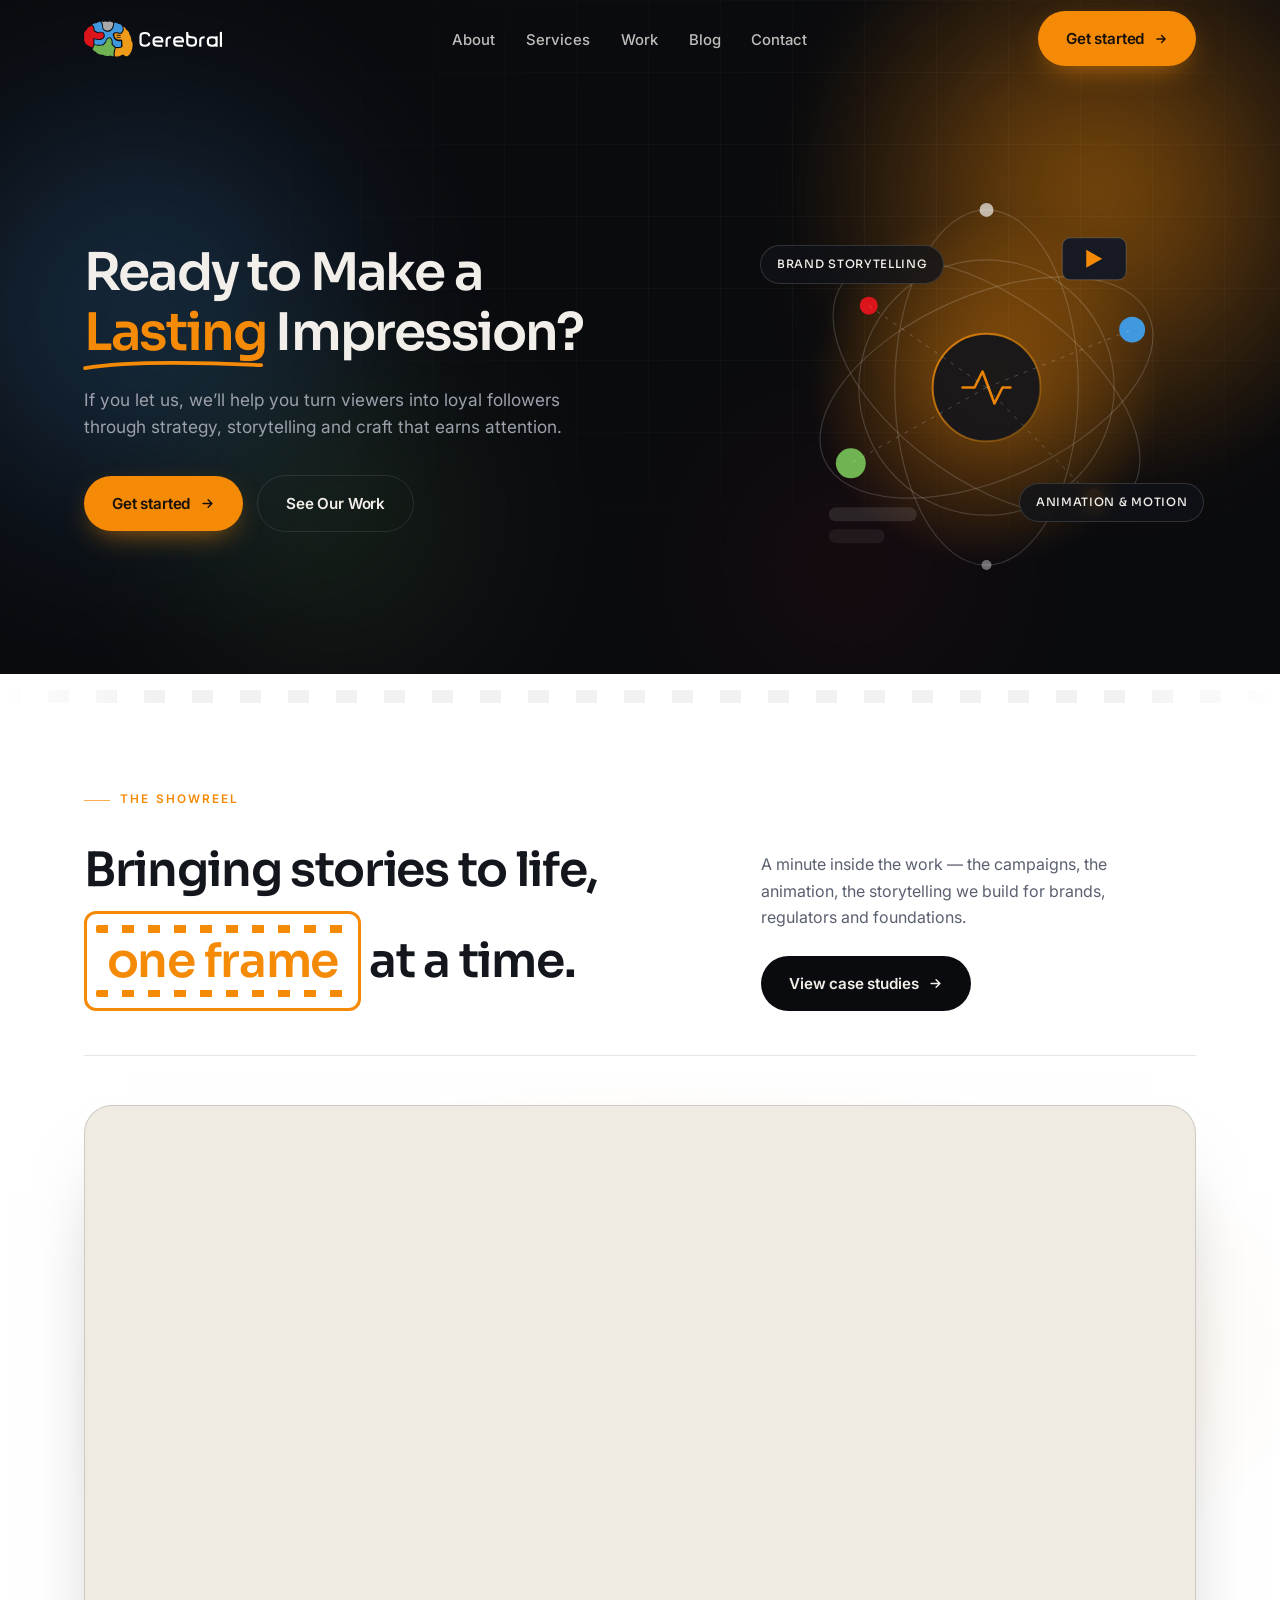
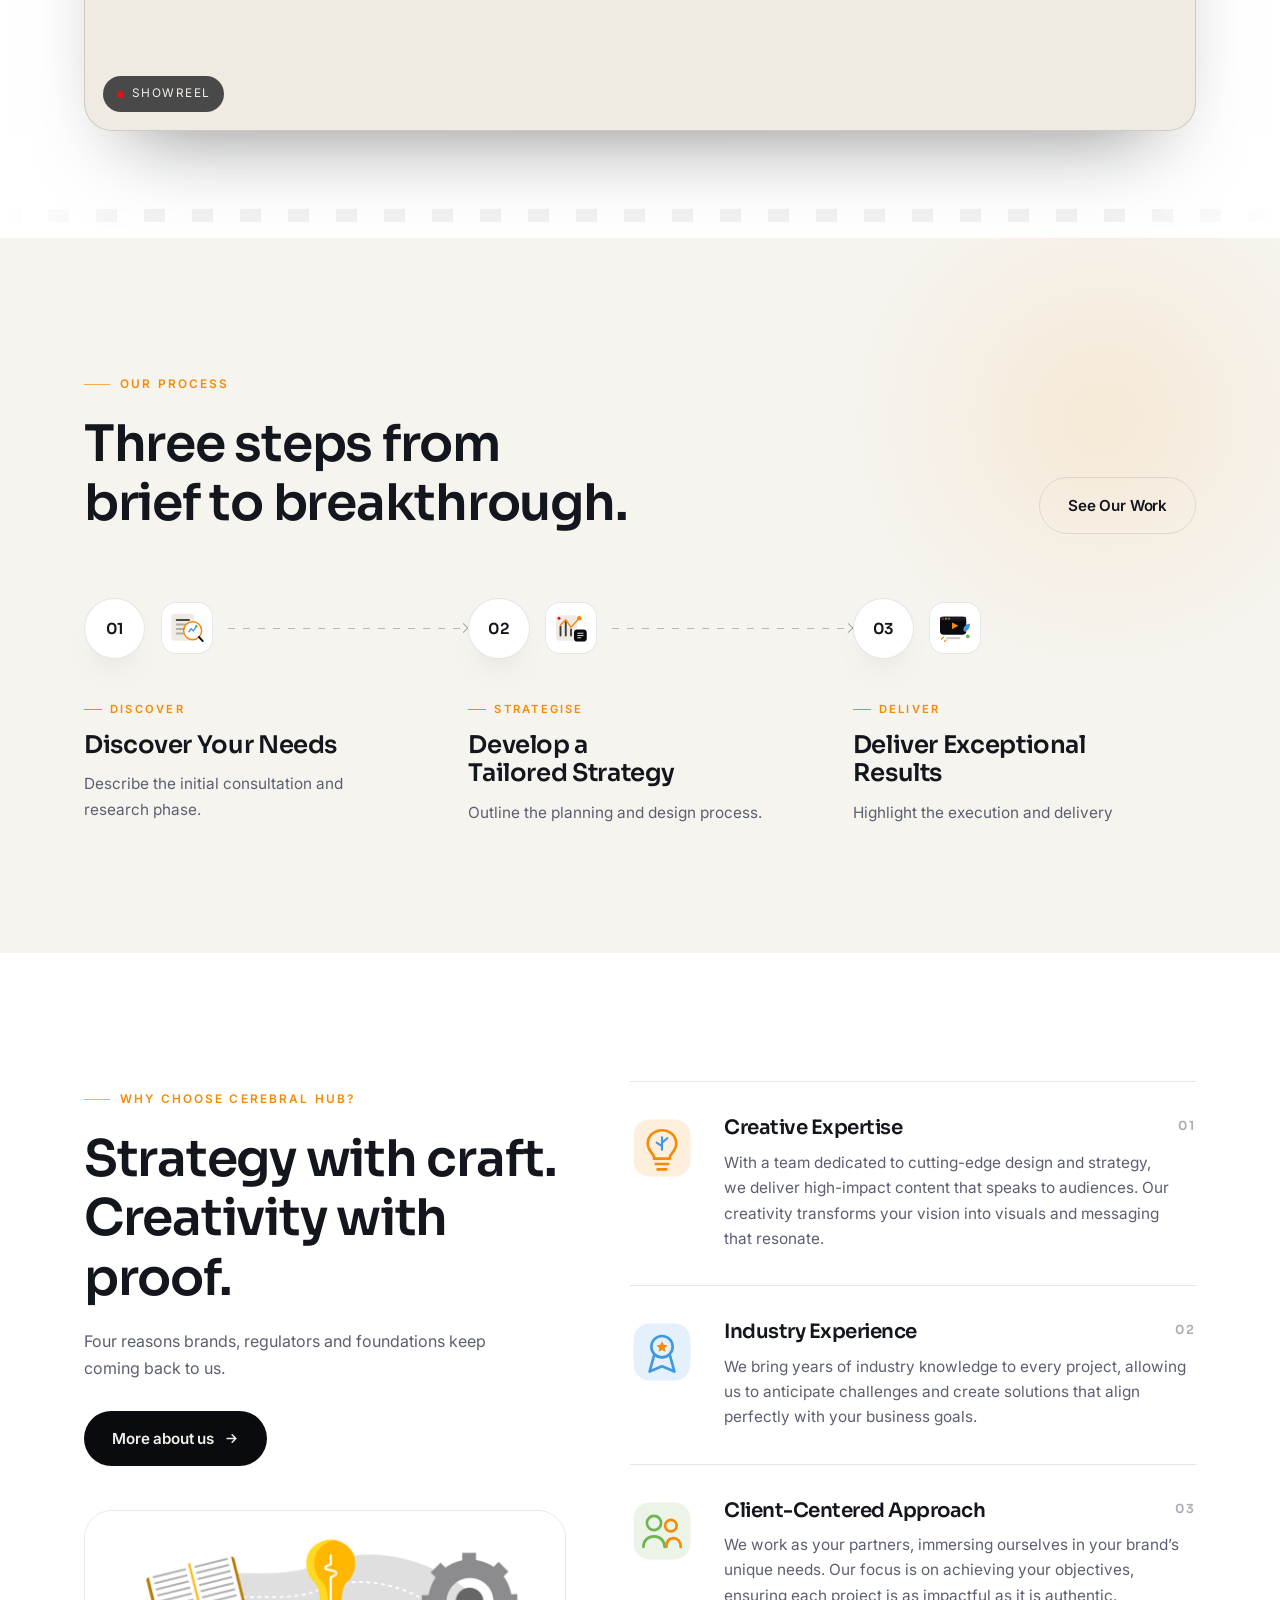
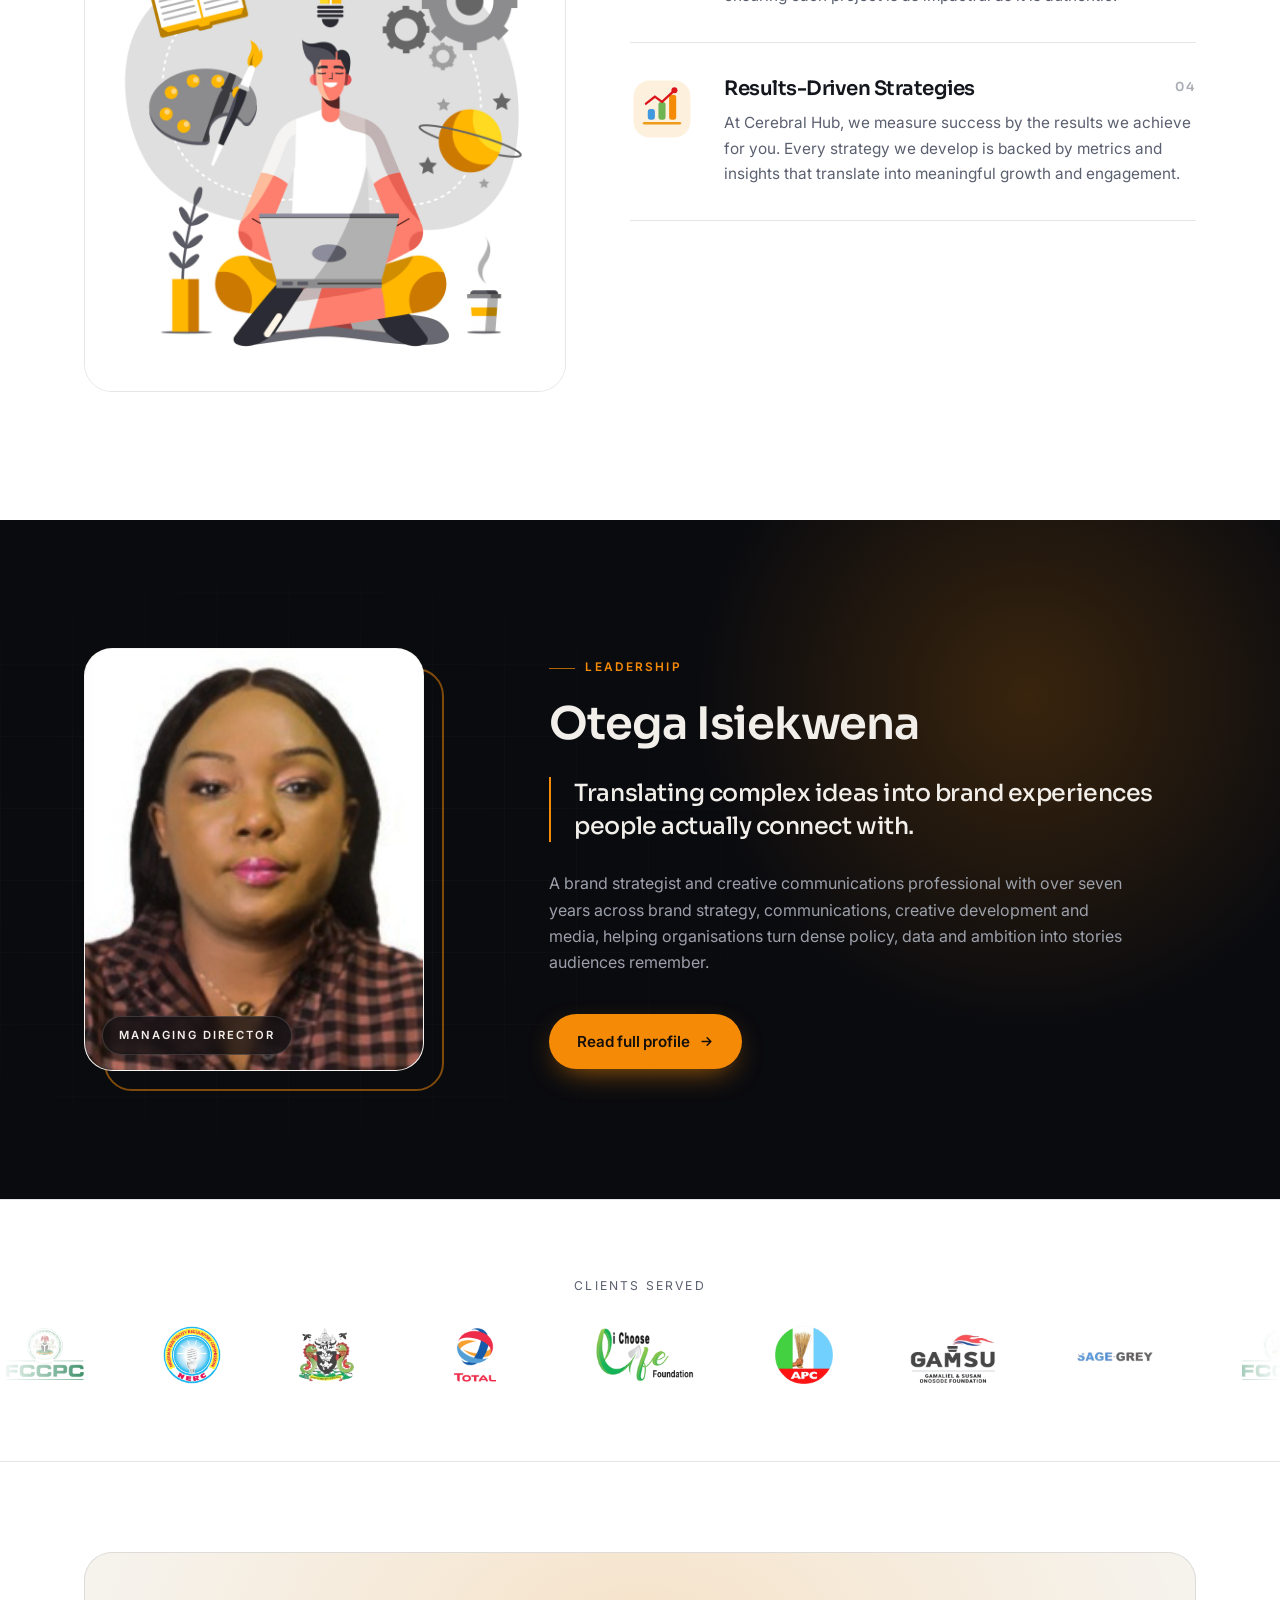
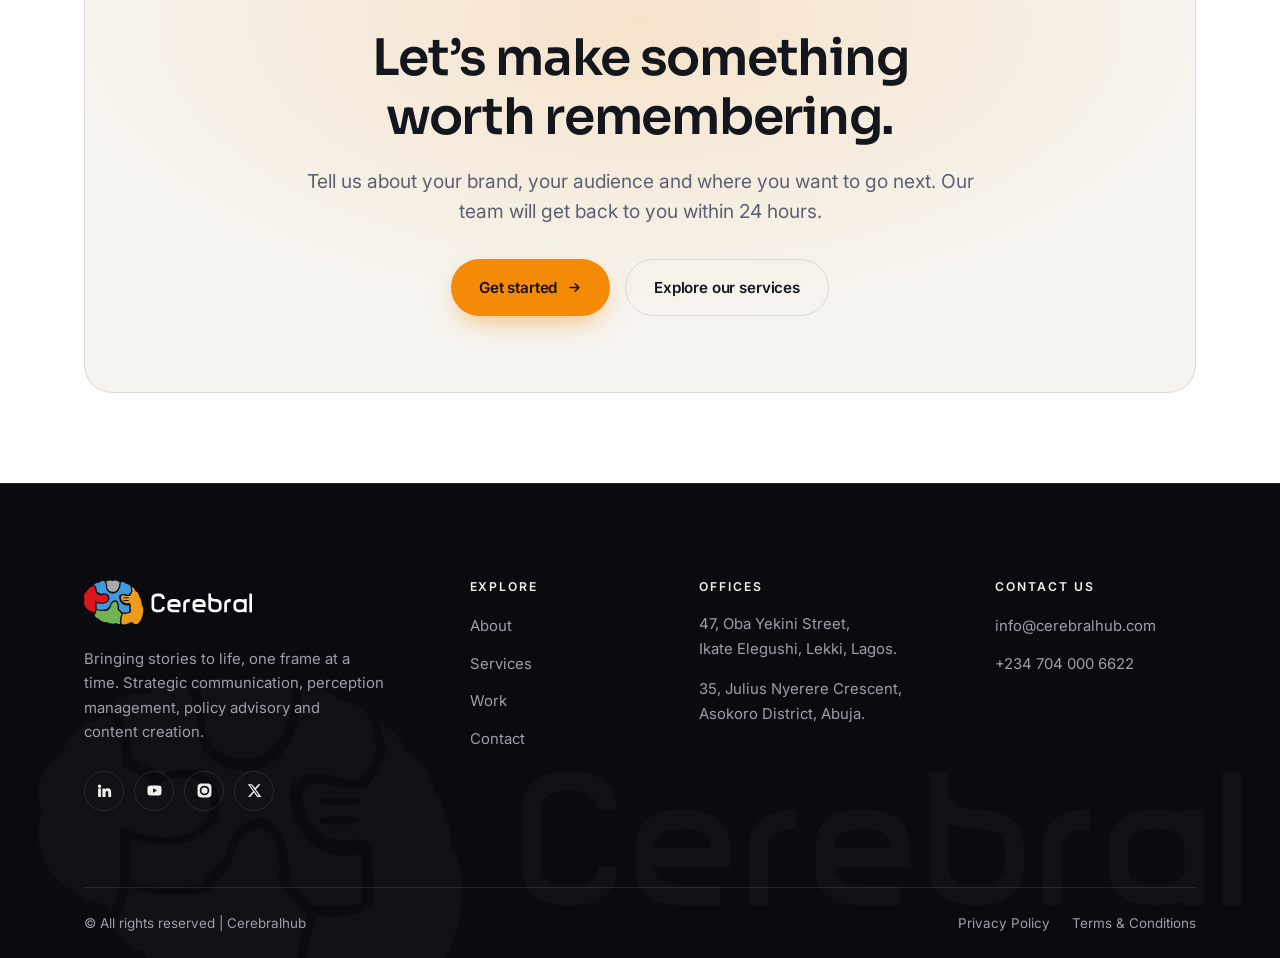
<file: index.html>
<!DOCTYPE html>
<html lang="en">
<head>
<meta charset="utf-8">
<meta name="viewport" content="width=device-width, initial-scale=1">

<title>Cerebral Hub | Creative & Strategic Communications Agency</title>
<meta name="description" content="Cerebral Hub is a creative and strategic communications agency in Lagos and Abuja. We turn viewers into loyal followers through content, PR and animation.">
<link rel="canonical" href="https://cerebralhub.com/">
<meta name="robots" content="index, follow, max-image-preview:large, max-snippet:-1, max-video-preview:-1">
<meta name="author" content="Cerebral Hub">
<meta name="theme-color" content="#0A0B0F">

<!-- Open Graph -->
<meta property="og:type" content="website">
<meta property="og:site_name" content="Cerebral Hub">
<meta property="og:locale" content="en_NG">
<meta property="og:url" content="https://cerebralhub.com/">
<meta property="og:title" content="Cerebral Hub | Creative & Strategic Communications Agency">
<meta property="og:description" content="Cerebral Hub is a creative and strategic communications agency in Lagos and Abuja. We turn viewers into loyal followers through content, PR and animation.">
<meta property="og:image" content="https://cerebralhub.com/assets/img/og-image.png">
<meta property="og:image:width" content="1200">
<meta property="og:image:height" content="630">
<meta property="og:image:alt" content="Cerebral Hub — bringing stories to life, one frame at a time">

<!-- Twitter -->
<meta name="twitter:card" content="summary_large_image">
<meta name="twitter:site" content="@CerebralHub">
<meta name="twitter:title" content="Cerebral Hub | Creative & Strategic Communications Agency">
<meta name="twitter:description" content="Cerebral Hub is a creative and strategic communications agency in Lagos and Abuja. We turn viewers into loyal followers through content, PR and animation.">
<meta name="twitter:image" content="https://cerebralhub.com/assets/img/og-image.png">

<!-- Icons -->
<link rel="icon" href="assets/img/favicon.svg" type="image/svg+xml">
<link rel="apple-touch-icon" href="assets/img/apple-touch-icon.png">

<link rel="preconnect" href="https://fonts.googleapis.com">
<link rel="preconnect" href="https://fonts.gstatic.com" crossorigin>
<link href="https://fonts.googleapis.com/css2?family=Inter:wght@400;500;600&family=Sora:wght@500;600;700&display=swap" rel="stylesheet">
<link rel="stylesheet" href="assets/css/styles.css">
<noscript><style>.reveal{opacity:1;transform:none}.faq__a{height:auto}</style></noscript>

<script type="application/ld+json">
{
  "@context": "https://schema.org",
  "@graph": [
    {
      "@type": [
        "Organization",
        "ProfessionalService"
      ],
      "@id": "https://cerebralhub.com/#organization",
      "name": "Cerebral Hub",
      "alternateName": "Cerebralhub",
      "url": "https://cerebralhub.com/",
      "logo": {
        "@type": "ImageObject",
        "url": "https://cerebralhub.com/assets/img/apple-touch-icon.png",
        "width": 512,
        "height": 512
      },
      "image": "https://cerebralhub.com/assets/img/og-image.png",
      "email": "info@cerebralhub.com",
      "telephone": "+234-704-000-6622",
      "description": "Cerebral Hub is a creative and strategic communications agency in Lagos and Abuja, working across strategic communication, perception management, policy advisory and content creation.",
      "areaServed": {
        "@type": "Country",
        "name": "Nigeria"
      },
      "address": [
        {
          "@type": "PostalAddress",
          "streetAddress": "47, Oba Yekini Street, Ikate Elegushi, Lekki",
          "addressLocality": "Lagos",
          "addressRegion": "Lagos",
          "addressCountry": "NG"
        },
        {
          "@type": "PostalAddress",
          "streetAddress": "35, Julius Nyerere Crescent, Asokoro District",
          "addressLocality": "Abuja",
          "addressRegion": "FCT",
          "addressCountry": "NG"
        }
      ],
      "employee": {
        "@type": "Person",
        "@id": "https://cerebralhub.com/otega-isiekwena.html#person",
        "name": "Otega Isiekwena",
        "jobTitle": "Managing Director",
        "url": "https://cerebralhub.com/otega-isiekwena.html"
      },
      "sameAs": [
        "https://www.linkedin.com/company/cerebral-hub/",
        "https://www.youtube.com/@cerebralhub",
        "https://www.instagram.com/cerebral.hub/",
        "https://x.com/CerebralHub",
        "https://medium.com/@cerebralhubit"
      ]
    },
    {
      "@type": "WebSite",
      "@id": "https://cerebralhub.com/#website",
      "url": "https://cerebralhub.com/",
      "name": "Cerebral Hub",
      "publisher": {
        "@id": "https://cerebralhub.com/#organization"
      },
      "inLanguage": "en"
    },
    {
      "@type": "WebPage",
      "@id": "https://cerebralhub.com/#webpage",
      "url": "https://cerebralhub.com/",
      "name": "Cerebral Hub",
      "description": "Cerebral Hub is a creative and strategic communications agency in Lagos and Abuja. We turn viewers into loyal followers through content, PR and animation.",
      "isPartOf": {
        "@id": "https://cerebralhub.com/#website"
      },
      "about": {
        "@id": "https://cerebralhub.com/#organization"
      },
      "primaryImageOfPage": {
        "@type": "ImageObject",
        "url": "https://cerebralhub.com/assets/img/og-image.png"
      },
      "inLanguage": "en"
    }
  ]
}
</script>
</head>
<body>
<a class="skip-link" href="#main">Skip to content</a>

<!-- ================= HEADER ================= -->
<header class="site-header">
  <div class="wrap nav">
    <a class="nav__logo" href="index.html" aria-label="Cerebral Hub — home">
      <img src="assets/img/logo-light.svg" alt="Cerebral Hub" width="138" height="37" decoding="async">
    </a>

    <nav aria-label="Primary">
      <ul class="nav__list">
        <li><a href="about.html">About</a></li>
        <li><a href="services.html">Services</a></li>
        <li><a href="work.html">Work</a></li>
        <li><a href="https://medium.com/@cerebralhubit" target="_blank" rel="noopener">Blog</a></li>
        <li><a href="contact.html">Contact</a></li>
      </ul>
    </nav>

    <a class="btn btn--primary nav__cta" href="contact.html">
      Get started
      <svg width="14" height="14" viewBox="0 0 24 24" fill="none" stroke="currentColor" stroke-width="2.4" stroke-linecap="round" stroke-linejoin="round" aria-hidden="true"><path d="M5 12h14M13 6l6 6-6 6"/></svg>
    </a>

    <button class="nav__toggle" type="button" aria-expanded="false" aria-controls="mobile-nav" aria-label="Open menu"><span></span></button>
  </div>

  <div class="nav__drawer" id="mobile-nav">
    <ul>
      <li><a href="about.html">About</a></li>
      <li><a href="services.html">Services</a></li>
      <li><a href="work.html">Work</a></li>
      <li><a href="https://medium.com/@cerebralhubit" target="_blank" rel="noopener">Blog</a></li>
      <li><a href="contact.html">Contact</a></li>
    </ul>
    <a class="btn btn--primary" href="contact.html">Get started</a>
  </div>
</header>

<main id="main">

  <!-- ================= HERO ================= -->
  <section class="hero">
    <div class="hero__blobs" aria-hidden="true"><span></span><span></span><span></span><span></span></div>
    <div class="wrap hero__grid">
      <div class="hero__copy">
        <h1 class="display reveal" data-delay="60">Ready to Make a <span class="hero__mark">Lasting<svg viewBox="0 0 300 22" preserveAspectRatio="none" aria-hidden="true"><path d="M5 15C58 6 142 3 295 10"/></svg></span> Impression?</h1>
        <p class="lede reveal" data-delay="120">If you let us, we’ll help you turn viewers into loyal followers through strategy, storytelling and craft that earns attention.</p>
        <div class="hero__actions reveal" data-delay="180">
          <a class="btn btn--primary" href="contact.html">
            Get started
            <svg width="15" height="15" viewBox="0 0 24 24" fill="none" stroke="currentColor" stroke-width="2.4" stroke-linecap="round" stroke-linejoin="round" aria-hidden="true"><path d="M5 12h14M13 6l6 6-6 6"/></svg>
          </a>
          <a class="btn btn--ghost" href="work.html">See Our Work</a>
        </div>
      </div>

      <div class="hero__visual reveal" data-delay="150" aria-hidden="true">
        <img class="hero__orbit" src="assets/img/illustrations/hero-orbit.svg" alt="" decoding="async">
        <span class="hero__chip hero__chip--one">Brand Storytelling</span>
        <span class="hero__chip hero__chip--two">Animation &amp; Motion</span>
      </div>
    </div>
  </section>

  <!-- ================= REEL — showreel + statement ================= -->
  <section class="reel">
    <div class="reel__glow" aria-hidden="true"></div>
    <div class="wrap reel__inner">

      <div class="reel__head">
        <div class="reel__lead reveal">
          <span class="eyebrow">The Showreel</span>
          <h2 class="reel__title">Bringing stories to life, <span class="filmword">one frame</span> at a time.</h2>
        </div>

        <div class="reel__aside reveal" data-delay="90">
          <p>A minute inside the work — the campaigns, the animation, the storytelling we build for brands, regulators and foundations.</p>
          <a class="btn btn--dark" href="work.html">
            View case studies
            <svg width="15" height="15" viewBox="0 0 24 24" fill="none" stroke="currentColor" stroke-width="2.4" stroke-linecap="round" stroke-linejoin="round" aria-hidden="true"><path d="M5 12h14M13 6l6 6-6 6"/></svg>
          </a>
        </div>
      </div>

      <div class="reel__stage reveal" data-delay="140">
        <div class="video-frame">
          <span class="video-frame__badge"><i></i> Showreel</span>
          <iframe
            src="https://www.youtube.com/embed/91wWCkmO5H0?si=Hh4zKg3442EVtC6W&amp;autoplay=1&amp;mute=1&amp;loop=1&amp;playlist=91wWCkmO5H0&amp;controls=1&amp;rel=0"
            title="Cerebral Hub showreel"
            allow="accelerometer; autoplay; clipboard-write; encrypted-media; gyroscope; picture-in-picture; web-share"
            referrerpolicy="strict-origin-when-cross-origin"
            allowfullscreen></iframe>
        </div>
      </div>

    </div>
  </section>

  <!-- ================= PROCESS ================= -->
  <section class="section cream process">
    <div class="wrap">
      <div class="sec-head reveal">
        <div>
          <span class="eyebrow">Our Process</span>
          <h2 class="h2">Three steps from<br>brief to breakthrough.</h2>
        </div>
        <a class="btn btn--outline-dark" href="work.html">See Our Work</a>
      </div>

      <ol class="rail">
        <li class="rail__item reveal">
          <div class="rail__top">
            <span class="rail__num">01</span>
            <img class="rail__art" src="assets/img/illustrations/step-discover.svg" alt="" aria-hidden="true" width="64" height="64" decoding="async" loading="lazy">
            <span class="rail__line" aria-hidden="true"></span>
          </div>
          <div class="rail__body">
            <span class="rail__label">Discover</span>
            <h3 class="h3">Discover Your Needs</h3>
            <p>Describe the initial consultation and research phase.</p>
          </div>
        </li>

        <li class="rail__item reveal" data-delay="110">
          <div class="rail__top">
            <span class="rail__num">02</span>
            <img class="rail__art" src="assets/img/illustrations/step-strategy.svg" alt="" aria-hidden="true" width="64" height="64" decoding="async" loading="lazy">
            <span class="rail__line" aria-hidden="true"></span>
          </div>
          <div class="rail__body">
            <span class="rail__label">Strategise</span>
            <h3 class="h3">Develop a Tailored Strategy</h3>
            <p>Outline the planning and design process.</p>
          </div>
        </li>

        <li class="rail__item reveal" data-delay="220">
          <div class="rail__top">
            <span class="rail__num">03</span>
            <img class="rail__art" src="assets/img/illustrations/step-deliver.svg" alt="" aria-hidden="true" width="64" height="64" decoding="async" loading="lazy">
            <span class="rail__line" aria-hidden="true"></span>
          </div>
          <div class="rail__body">
            <span class="rail__label">Deliver</span>
            <h3 class="h3">Deliver Exceptional Results</h3>
            <p>Highlight the execution and delivery</p>
          </div>
        </li>
      </ol>
    </div>
  </section>

  <!-- ================= WHY CHOOSE ================= -->
  <section class="section paper">
    <div class="wrap reasons">

      <div class="reasons__aside reveal">
        <span class="eyebrow">Why Choose Cerebral Hub?</span>
        <h2 class="h2">Strategy with craft.<br>Creativity with proof.</h2>
        <p>Four reasons brands, regulators and foundations keep coming back to us.</p>
        <a class="btn btn--dark" href="about.html">
          More about us
          <svg width="15" height="15" viewBox="0 0 24 24" fill="none" stroke="currentColor" stroke-width="2.4" stroke-linecap="round" stroke-linejoin="round" aria-hidden="true"><path d="M5 12h14M13 6l6 6-6 6"/></svg>
        </a>
        <img src="assets/img/5484597.jpg" alt="Illustration of creative craft paired with measurable results" width="2000" height="2000" decoding="async" loading="lazy">
      </div>

      <ol class="reasons__list">
        <li class="reason reveal">
          <img class="reason__art" src="assets/img/illustrations/why-creative.svg" alt="" aria-hidden="true" decoding="async" loading="lazy">
          <div>
            <h3>Creative Expertise</h3>
            <p>With a team dedicated to cutting-edge design and strategy, we deliver high-impact content that speaks to audiences. Our creativity transforms your vision into visuals and messaging that resonate.</p>
          </div>
        </li>

        <li class="reason reveal" data-delay="80">
          <img class="reason__art" src="assets/img/illustrations/why-experience.svg" alt="" aria-hidden="true" decoding="async" loading="lazy">
          <div>
            <h3>Industry Experience</h3>
            <p>We bring years of industry knowledge to every project, allowing us to anticipate challenges and create solutions that align perfectly with your business goals.</p>
          </div>
        </li>

        <li class="reason reveal" data-delay="160">
          <img class="reason__art" src="assets/img/illustrations/why-partner.svg" alt="" aria-hidden="true" decoding="async" loading="lazy">
          <div>
            <h3>Client-Centered Approach</h3>
            <p>We work as your partners, immersing ourselves in your brand’s unique needs. Our focus is on achieving your objectives, ensuring each project is as impactful as it is authentic.</p>
          </div>
        </li>

        <li class="reason reveal" data-delay="240">
          <img class="reason__art" src="assets/img/illustrations/why-results.svg" alt="" aria-hidden="true" decoding="async" loading="lazy">
          <div>
            <h3>Results-Driven Strategies</h3>
            <p>At Cerebral Hub, we measure success by the results we achieve for you. Every strategy we develop is backed by metrics and insights that translate into meaningful growth and engagement.</p>
          </div>
        </li>
      </ol>

    </div>
  </section>

  <!-- ================= LEADERSHIP ================= -->
  <section class="section dark lead">
    <div class="lead__glow" aria-hidden="true"></div>
    <div class="wrap lead__inner">

      <div class="lead__media reveal">
        <div class="lead__portrait">
          <img src="assets/img/team/otega-isiekwena.png" alt="Otega Isiekwena, Managing Director of Cerebral Hub" width="202" height="251" decoding="async" loading="lazy">
        </div>
        <span class="lead__tag">Managing Director</span>
      </div>

      <div class="lead__body reveal" data-delay="90">
        <span class="eyebrow">Leadership</span>
        <h2 class="lead__name">Otega Isiekwena</h2>
        <p class="lead__statement">Translating complex ideas into brand experiences people actually connect with.</p>
        <p>A brand strategist and creative communications professional with over seven years across brand strategy, communications, creative development and media, helping organisations turn dense policy, data and ambition into stories audiences remember.</p>
        <a class="btn btn--primary" href="otega-isiekwena.html">
          Read full profile
          <svg width="15" height="15" viewBox="0 0 24 24" fill="none" stroke="currentColor" stroke-width="2.4" stroke-linecap="round" stroke-linejoin="round" aria-hidden="true"><path d="M5 12h14M13 6l6 6-6 6"/></svg>
        </a>
      </div>

    </div>
  </section>

  <!-- ================= CLIENTS SERVED ================= -->
  <section class="paper" style="padding-block:clamp(52px,6vw,80px);border-block:1px solid var(--line-light)">
    <div class="wrap" style="margin-bottom:30px">
      <p style="font-size:.76rem;letter-spacing:.18em;text-transform:uppercase;color:var(--on-light-muted);text-align:center">Clients Served</p>
    </div>
    <div class="marquee">
      <div class="marquee__track">
        <img src="assets/client%20logo/FCCPC-Logo.png" alt="Federal Competition &amp; Consumer Protection Commission" decoding="async" loading="lazy">
        <img src="assets/client%20logo/NERC-Logo.png" alt="Nigerian Electricity Regulatory Commission" decoding="async" loading="lazy">
        <img src="assets/client%20logo/npa-logo-2.png" alt="Nigerian Ports Authority" decoding="async" loading="lazy">
        <img src="assets/client%20logo/total-logo.png" alt="Total" decoding="async" loading="lazy">
        <img src="assets/client%20logo/ichooselife.png" alt="I Choose Life Foundation" decoding="async" loading="lazy">
        <img src="assets/client%20logo/apcLogo.png" alt="All Progressives Congress" decoding="async" loading="lazy">
        <img src="assets/client%20logo/gamsu-logo%202.png" alt="Gamaliel &amp; Susan Onosode Foundation" decoding="async" loading="lazy">
        <img src="assets/client%20logo/sage-grey-logo%202.png" alt="Sage Grey Finance Limited" decoding="async" loading="lazy">
      </div>
    </div>
  </section>

  <!-- ================= CTA ================= -->
  <section class="section--tight paper">
    <div class="wrap">
      <div class="cta reveal">
        <h2 class="h2">Let’s make something worth remembering.</h2>
        <p class="lede">Tell us about your brand, your audience and where you want to go next. Our team will get back to you within 24 hours.</p>
        <div class="cta__actions">
          <a class="btn btn--primary" href="contact.html">
            Get started
            <svg width="15" height="15" viewBox="0 0 24 24" fill="none" stroke="currentColor" stroke-width="2.4" stroke-linecap="round" stroke-linejoin="round" aria-hidden="true"><path d="M5 12h14M13 6l6 6-6 6"/></svg>
          </a>
          <a class="btn btn--outline-dark" href="services.html">Explore our services</a>
        </div>
      </div>
    </div>
  </section>

</main>

<!-- ================= FOOTER ================= -->
<footer class="site-footer footer">
  <img class="footer__watermark" src="assets/img/logo-watermark.svg" alt="" aria-hidden="true" decoding="async" loading="lazy">
  <div class="wrap footer__inner">
    <div class="footer__grid">
      <div>
        <img class="logo" src="assets/img/logo-light.svg" alt="Cerebral Hub" width="168" height="45" decoding="async" loading="lazy">
        <p>Bringing stories to life, one frame at a time. Strategic communication, perception management, policy advisory and content creation.</p>
        <div class="socials">
          <a href="https://www.linkedin.com/company/cerebral-hub/" target="_blank" rel="noopener" aria-label="Cerebral Hub on LinkedIn"><svg viewBox="0 0 24 24" aria-hidden="true"><path d="M4.98 3.5a2.5 2.5 0 1 1 0 5 2.5 2.5 0 0 1 0-5zM3 9h4v12H3zM9 9h3.8v1.7h.05a4.2 4.2 0 0 1 3.75-2c4 0 4.75 2.6 4.75 6V21h-4v-5.3c0-1.27-.02-2.9-1.8-2.9s-2.05 1.38-2.05 2.8V21H9z"/></svg></a>
          <a href="https://www.youtube.com/@cerebralhub" target="_blank" rel="noopener" aria-label="Cerebral Hub on YouTube"><svg viewBox="0 0 24 24" aria-hidden="true"><path d="M21.6 7.2a2.5 2.5 0 0 0-1.76-1.77C18.25 5 12 5 12 5s-6.25 0-7.84.43A2.5 2.5 0 0 0 2.4 7.2 26 26 0 0 0 2 12a26 26 0 0 0 .4 4.8 2.5 2.5 0 0 0 1.76 1.77C5.75 19 12 19 12 19s6.25 0 7.84-.43a2.5 2.5 0 0 0 1.76-1.77A26 26 0 0 0 22 12a26 26 0 0 0-.4-4.8zM10 15.2V8.8L15.5 12z"/></svg></a>
          <a href="https://www.instagram.com/cerebral.hub/profilecard/?igsh=ZmExZG0xdTJyZXY0" target="_blank" rel="noopener" aria-label="Cerebral Hub on Instagram"><svg viewBox="0 0 24 24" aria-hidden="true"><path d="M12 2.2c3.2 0 3.6 0 4.85.07 1.17.05 1.8.25 2.23.41.56.22.96.48 1.38.9s.68.82.9 1.38c.16.42.36 1.06.41 2.23.06 1.25.07 1.62.07 4.81s0 3.56-.07 4.81c-.05 1.17-.25 1.8-.41 2.23-.22.56-.48.96-.9 1.38s-.82.68-1.38.9c-.42.16-1.06.36-2.23.41-1.25.06-1.62.07-4.85.07s-3.6 0-4.85-.07c-1.17-.05-1.8-.25-2.23-.41a3.8 3.8 0 0 1-1.38-.9 3.8 3.8 0 0 1-.9-1.38c-.16-.42-.36-1.06-.41-2.23C2.21 15.56 2.2 15.19 2.2 12s0-3.56.07-4.81c.05-1.17.25-1.8.41-2.23.22-.56.48-.96.9-1.38s.82-.68 1.38-.9c.42-.16 1.06-.36 2.23-.41C8.44 2.21 8.8 2.2 12 2.2zm0 3.05A6.75 6.75 0 1 0 18.75 12 6.75 6.75 0 0 0 12 5.25zm0 11.13A4.38 4.38 0 1 1 16.38 12 4.38 4.38 0 0 1 12 16.38zM18.98 5a1.58 1.58 0 1 1-1.58-1.58A1.58 1.58 0 0 1 18.98 5z"/></svg></a>
          <a href="https://x.com/CerebralHub?t=PrVPHnKnXAzWJbGh0z0Kjw&amp;s=09" target="_blank" rel="noopener" aria-label="Cerebral Hub on X"><svg viewBox="0 0 24 24" aria-hidden="true"><path d="M17.53 3h3.02l-6.6 7.54L21.75 21h-5.9l-4.62-6.04L5.94 21H2.92l7.06-8.07L2.5 3h6.05l4.18 5.52zm-1.06 16.2h1.67L7.6 4.71H5.8z"/></svg></a>
        </div>
      </div>

      <div>
        <h4>Explore</h4>
        <ul class="footer__links">
          <li><a href="about.html">About</a></li>
          <li><a href="services.html">Services</a></li>
          <li><a href="work.html">Work</a></li>
          <li><a href="contact.html">Contact</a></li>
        </ul>
      </div>

      <div>
        <h4>Offices</h4>
        <div class="footer__addr">
          <p>47, Oba Yekini Street,<br>Ikate Elegushi, Lekki, Lagos.</p>
          <p>35, Julius Nyerere Crescent,<br>Asokoro District, Abuja.</p>
        </div>
      </div>

      <div>
        <h4>Contact Us</h4>
        <ul class="footer__links">
          <li><a href="mailto:info@cerebralhub.com">info@cerebralhub.com</a></li>
          <li><a href="tel:+2347040006622">+234 704 000 6622</a></li>
        </ul>
      </div>
    </div>

    <div class="footer__bar">
      <p>© All rights reserved | Cerebralhub</p>
      <nav aria-label="Legal">
        <a href="#">Privacy Policy</a>
        <a href="#">Terms &amp; Conditions</a>
      </nav>
    </div>
  </div>
</footer>

<script src="assets/js/main.js"></script>
</body>
</html>
</file>
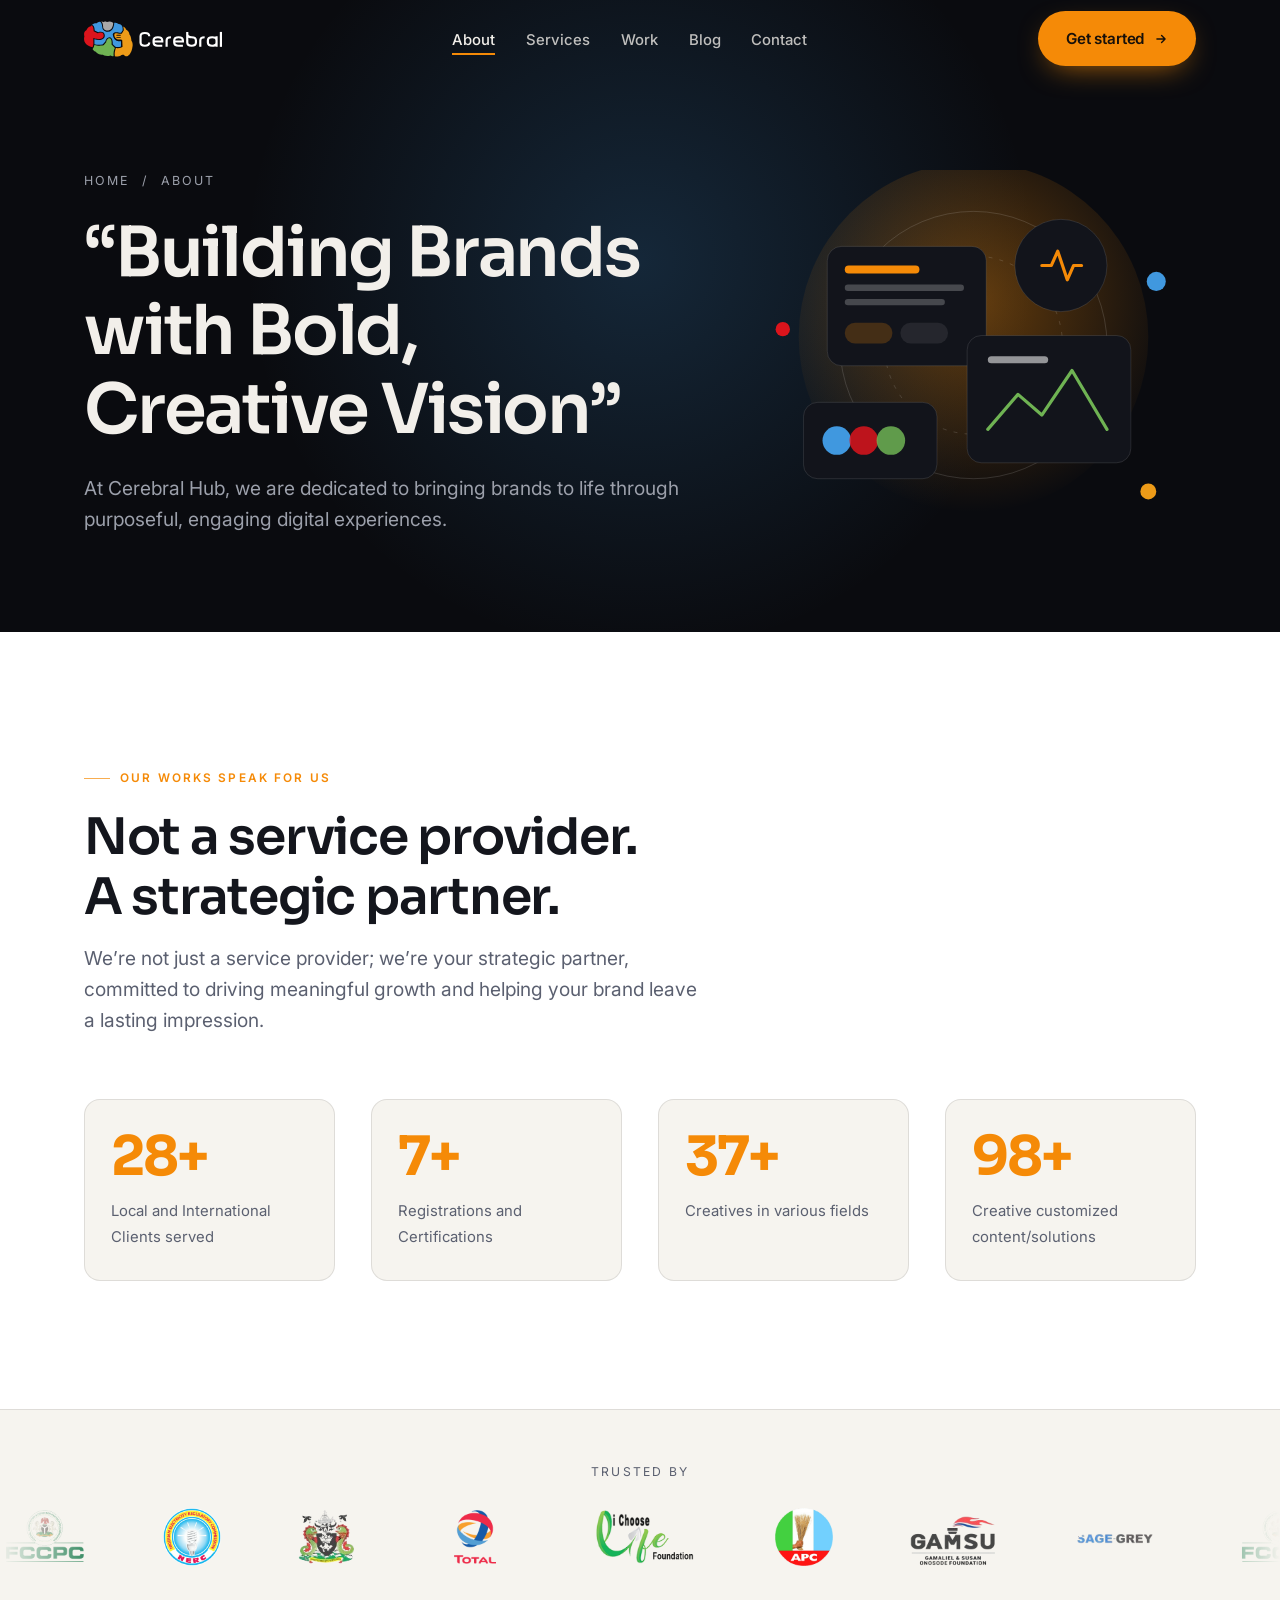
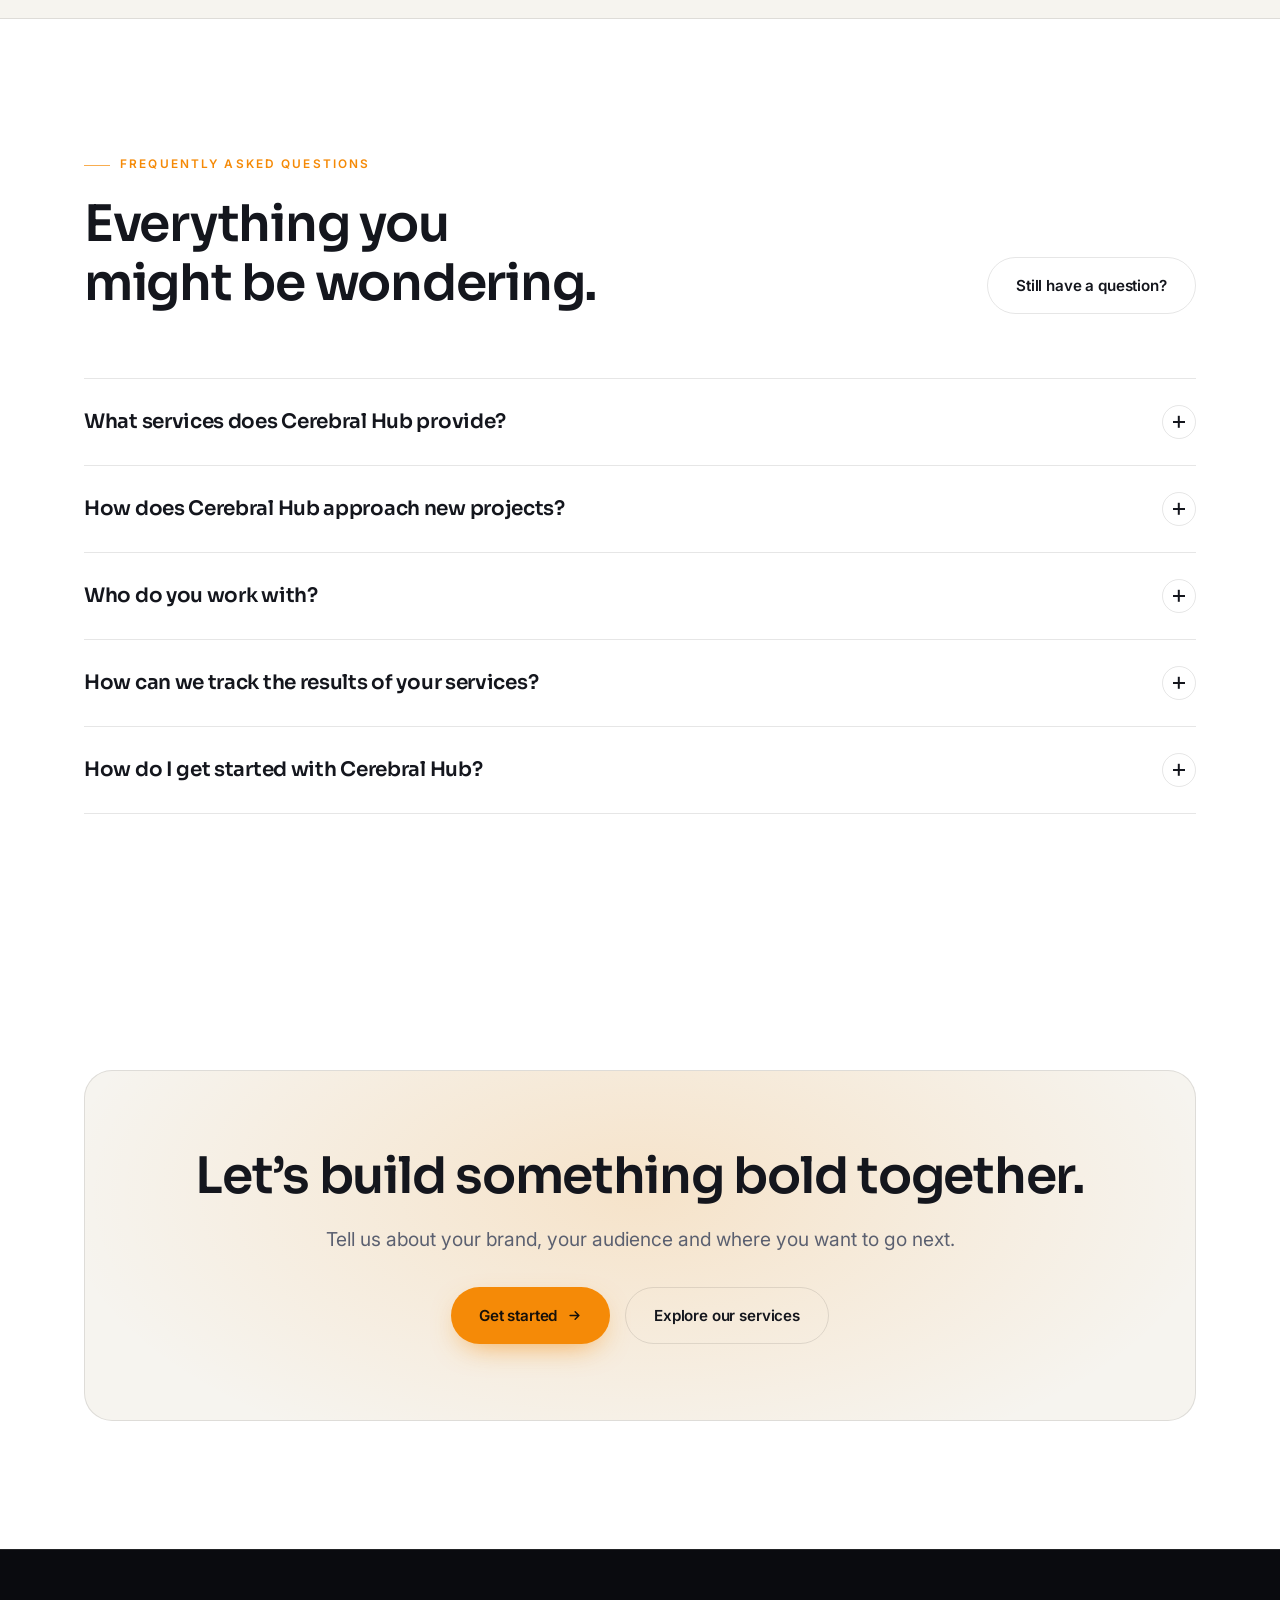
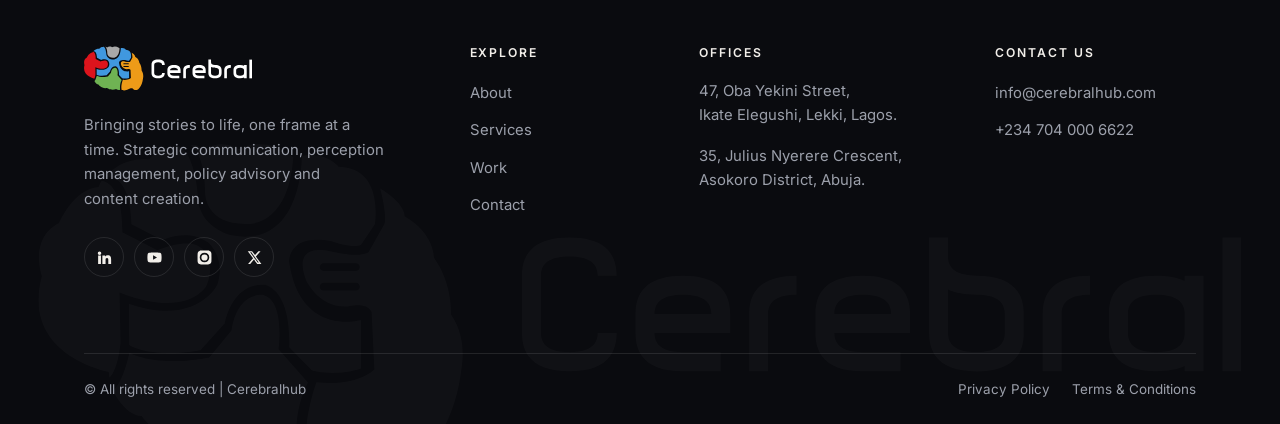
<file: about.html>
<!DOCTYPE html>
<html lang="en">
<head>
<meta charset="utf-8">
<meta name="viewport" content="width=device-width, initial-scale=1">

<title>About Us | Cerebral Hub Communications Agency</title>
<meta name="description" content="Cerebral Hub brings brands to life through purposeful, engaging digital experiences — 30+ clients served and 40+ creatives across Lagos and Abuja.">
<link rel="canonical" href="https://cerebralhub.com/about.html">
<meta name="robots" content="index, follow, max-image-preview:large, max-snippet:-1, max-video-preview:-1">
<meta name="author" content="Cerebral Hub">
<meta name="theme-color" content="#0A0B0F">

<!-- Open Graph -->
<meta property="og:type" content="website">
<meta property="og:site_name" content="Cerebral Hub">
<meta property="og:locale" content="en_NG">
<meta property="og:url" content="https://cerebralhub.com/about.html">
<meta property="og:title" content="About Us | Cerebral Hub Communications Agency">
<meta property="og:description" content="Cerebral Hub brings brands to life through purposeful, engaging digital experiences — 30+ clients served and 40+ creatives across Lagos and Abuja.">
<meta property="og:image" content="https://cerebralhub.com/assets/img/og-image.png">
<meta property="og:image:width" content="1200">
<meta property="og:image:height" content="630">
<meta property="og:image:alt" content="Cerebral Hub — bringing stories to life, one frame at a time">

<!-- Twitter -->
<meta name="twitter:card" content="summary_large_image">
<meta name="twitter:site" content="@CerebralHub">
<meta name="twitter:title" content="About Us | Cerebral Hub Communications Agency">
<meta name="twitter:description" content="Cerebral Hub brings brands to life through purposeful, engaging digital experiences — 30+ clients served and 40+ creatives across Lagos and Abuja.">
<meta name="twitter:image" content="https://cerebralhub.com/assets/img/og-image.png">

<!-- Icons -->
<link rel="icon" href="assets/img/favicon.svg" type="image/svg+xml">
<link rel="apple-touch-icon" href="assets/img/apple-touch-icon.png">

<link rel="preconnect" href="https://fonts.googleapis.com">
<link rel="preconnect" href="https://fonts.gstatic.com" crossorigin>
<link href="https://fonts.googleapis.com/css2?family=Inter:wght@400;500;600&family=Sora:wght@500;600;700&display=swap" rel="stylesheet">
<link rel="stylesheet" href="assets/css/styles.css">
<noscript><style>.reveal{opacity:1;transform:none}.faq__a{height:auto}</style></noscript>

<script type="application/ld+json">
{
  "@context": "https://schema.org",
  "@graph": [
    {
      "@type": "AboutPage",
      "@id": "https://cerebralhub.com/about.html#webpage",
      "url": "https://cerebralhub.com/about.html",
      "name": "About Cerebral Hub",
      "description": "Cerebral Hub brings brands to life through purposeful, engaging digital experiences — 30+ clients served and 40+ creatives across Lagos and Abuja.",
      "isPartOf": {
        "@id": "https://cerebralhub.com/#website"
      },
      "about": {
        "@id": "https://cerebralhub.com/#organization"
      },
      "primaryImageOfPage": {
        "@type": "ImageObject",
        "url": "https://cerebralhub.com/assets/img/og-image.png"
      },
      "inLanguage": "en"
    },
    {
      "@type": "BreadcrumbList",
      "itemListElement": [
        {
          "@type": "ListItem",
          "position": 1,
          "name": "Home",
          "item": "https://cerebralhub.com/"
        },
        {
          "@type": "ListItem",
          "position": 2,
          "name": "About",
          "item": "https://cerebralhub.com/about.html"
        }
      ]
    },
    {
      "@type": "FAQPage",
      "@id": "https://cerebralhub.com/about.html#faq",
      "mainEntity": [
        {
          "@type": "Question",
          "name": "What services does Cerebral Hub provide?",
          "acceptedAnswer": {
            "@type": "Answer",
            "text": "We specialize in digital marketing, content strategy, PR, animation, motion graphics, and branding. Each service is tailored to help you connect with your audience, grow your brand, and reach your goals."
          }
        },
        {
          "@type": "Question",
          "name": "How does Cerebral Hub approach new projects?",
          "acceptedAnswer": {
            "@type": "Answer",
            "text": "We start by understanding your brand's goals, challenges, and audience. Then, we develop a customized strategy focused on delivering measurable results and maximizing engagement."
          }
        },
        {
          "@type": "Question",
          "name": "Who do you work with?",
          "acceptedAnswer": {
            "@type": "Answer",
            "text": "Our clients range from startups to established brands across various industries and government organizations. We adapt our approach to meet each organization's unique needs, regardless of size or sector."
          }
        },
        {
          "@type": "Question",
          "name": "How can we track the results of your services?",
          "acceptedAnswer": {
            "@type": "Answer",
            "text": "We provide regular performance reports and insights, allowing you to see the impact of our strategies and measure success against key metrics."
          }
        },
        {
          "@type": "Question",
          "name": "How do I get started with Cerebral Hub?",
          "acceptedAnswer": {
            "@type": "Answer",
            "text": "Simply reach out via our website or contact page. Our team will happily discuss your needs, and goals, and how we can help bring your vision to life."
          }
        }
      ]
    }
  ]
}
</script>
</head>
<body>
<a class="skip-link" href="#main">Skip to content</a>

<header class="site-header">
  <div class="wrap nav">
    <a class="nav__logo" href="index.html" aria-label="Cerebral Hub — home">
      <img src="assets/img/logo-light.svg" alt="Cerebral Hub" width="138" height="37" decoding="async">
    </a>
    <nav aria-label="Primary">
      <ul class="nav__list">
        <li><a href="about.html" aria-current="page">About</a></li>
        <li><a href="services.html">Services</a></li>
        <li><a href="work.html">Work</a></li>
        <li><a href="https://medium.com/@cerebralhubit" target="_blank" rel="noopener">Blog</a></li>
        <li><a href="contact.html">Contact</a></li>
      </ul>
    </nav>
    <a class="btn btn--primary nav__cta" href="contact.html">
      Get started
      <svg width="14" height="14" viewBox="0 0 24 24" fill="none" stroke="currentColor" stroke-width="2.4" stroke-linecap="round" stroke-linejoin="round" aria-hidden="true"><path d="M5 12h14M13 6l6 6-6 6"/></svg>
    </a>
    <button class="nav__toggle" type="button" aria-expanded="false" aria-controls="mobile-nav" aria-label="Open menu"><span></span></button>
  </div>
  <div class="nav__drawer" id="mobile-nav">
    <ul>
      <li><a href="about.html">About</a></li>
      <li><a href="services.html">Services</a></li>
      <li><a href="work.html">Work</a></li>
      <li><a href="https://medium.com/@cerebralhubit" target="_blank" rel="noopener">Blog</a></li>
      <li><a href="contact.html">Contact</a></li>
    </ul>
    <a class="btn btn--primary" href="contact.html">Get started</a>
  </div>
</header>

<main id="main">

  <!-- ================= PAGE HERO ================= -->
  <section class="page-hero">
    <div class="wrap">
      <div class="page-hero__grid">
        <div class="reveal">
          <p class="crumb"><a href="index.html">Home</a> &nbsp;/&nbsp; About</p>
          <h1 class="display">“Building Brands with Bold, Creative Vision”</h1>
          <p class="lede">At Cerebral Hub, we are dedicated to bringing brands to life through purposeful, engaging digital experiences.</p>
        </div>
        <div class="reveal" data-delay="140">
          <img src="assets/img/illustrations/about-collab.svg" alt="Illustration of a creative team building a brand together" width="560" height="460" decoding="async">
        </div>
      </div>
    </div>
  </section>

  <!-- ================= OUR WORKS SPEAK ================= -->
  <section class="section paper">
    <div class="wrap">
      <div class="sec-head reveal">
        <div>
          <span class="eyebrow">Our Works Speak For Us</span>
          <h2 class="h2">Not a service provider.<br>A strategic partner.</h2>
          <p class="lede">We’re not just a service provider; we’re your strategic partner, committed to driving meaningful growth and helping your brand leave a lasting impression.</p>
        </div>
      </div>

      <div class="grid g-4">
        <div class="stat reveal">
          <strong data-count="30" data-suffix="+">30+</strong>
          <span>Local and International Clients served</span>
        </div>
        <div class="stat reveal" data-delay="90">
          <strong data-count="8" data-suffix="+">8+</strong>
          <span>Registrations and Certifications</span>
        </div>
        <div class="stat reveal" data-delay="180">
          <strong data-count="40" data-suffix="+">40+</strong>
          <span>Creatives in various fields</span>
        </div>
        <div class="stat reveal" data-delay="270">
          <strong data-count="105" data-suffix="+">105+</strong>
          <span>Creative customized content/solutions</span>
        </div>
      </div>
    </div>
  </section>

  <!-- ================= CLIENT MARQUEE ================= -->
  <section class="cream" style="padding-block:52px;border-block:1px solid var(--line-light)">
    <div class="wrap" style="margin-bottom:26px">
      <p style="font-size:.76rem;letter-spacing:.18em;text-transform:uppercase;color:var(--on-light-muted);text-align:center">Trusted by</p>
    </div>
    <div class="marquee">
      <div class="marquee__track">
        <img src="assets/client%20logo/FCCPC-Logo.png" alt="Federal Competition &amp; Consumer Protection Commission" decoding="async" loading="lazy">
        <img src="assets/client%20logo/NERC-Logo.png" alt="Nigerian Electricity Regulatory Commission" decoding="async" loading="lazy">
        <img src="assets/client%20logo/npa-logo-2.png" alt="Nigerian Ports Authority" decoding="async" loading="lazy">
        <img src="assets/client%20logo/total-logo.png" alt="Total" decoding="async" loading="lazy">
        <img src="assets/client%20logo/ichooselife.png" alt="I Choose Life Foundation" decoding="async" loading="lazy">
        <img src="assets/client%20logo/apcLogo.png" alt="All Progressives Congress" decoding="async" loading="lazy">
        <img src="assets/client%20logo/gamsu-logo%202.png" alt="Gamaliel &amp; Susan Onosode Foundation" decoding="async" loading="lazy">
        <img src="assets/client%20logo/sage-grey-logo%202.png" alt="Sage Grey Finance Limited" decoding="async" loading="lazy">
      </div>
    </div>
  </section>

  <!-- ================= FAQ ================= -->
  <section class="section paper">
    <div class="wrap">
      <div class="sec-head reveal">
        <div>
          <span class="eyebrow">Frequently asked questions</span>
          <h2 class="h2">Everything you<br>might be wondering.</h2>
        </div>
        <a class="btn btn--outline-dark" href="contact.html">Still have a question?</a>
      </div>

      <div class="faq reveal">
        <div class="faq__item">
          <button class="faq__q" type="button" aria-expanded="false">
            What services does Cerebral Hub provide?
            <span class="faq__icon" aria-hidden="true"></span>
          </button>
          <div class="faq__a"><div>
            <p>We specialize in digital marketing, content strategy, PR, animation, motion graphics, and branding. Each service is tailored to help you connect with your audience, grow your brand, and reach your goals.</p>
          </div></div>
        </div>

        <div class="faq__item">
          <button class="faq__q" type="button" aria-expanded="false">
            How does Cerebral Hub approach new projects?
            <span class="faq__icon" aria-hidden="true"></span>
          </button>
          <div class="faq__a"><div>
            <p>We start by understanding your brand’s goals, challenges, and audience. Then, we develop a customized strategy focused on delivering measurable results and maximizing engagement.</p>
          </div></div>
        </div>

        <div class="faq__item">
          <button class="faq__q" type="button" aria-expanded="false">
            Who do you work with?
            <span class="faq__icon" aria-hidden="true"></span>
          </button>
          <div class="faq__a"><div>
            <p>Our clients range from startups to established brands across various industries and government organizations. We adapt our approach to meet each organization’s unique needs, regardless of size or sector.</p>
          </div></div>
        </div>

        <div class="faq__item">
          <button class="faq__q" type="button" aria-expanded="false">
            How can we track the results of your services?
            <span class="faq__icon" aria-hidden="true"></span>
          </button>
          <div class="faq__a"><div>
            <p>We provide regular performance reports and insights, allowing you to see the impact of our strategies and measure success against key metrics.</p>
          </div></div>
        </div>

        <div class="faq__item">
          <button class="faq__q" type="button" aria-expanded="false">
            How do I get started with Cerebral Hub?
            <span class="faq__icon" aria-hidden="true"></span>
          </button>
          <div class="faq__a"><div>
            <p>Simply reach out via our website or contact page. Our team will happily discuss your needs, and goals, and how we can help bring your vision to life.</p>
          </div></div>
        </div>
      </div>
    </div>
  </section>

  <!-- ================= CTA ================= -->
  <section class="section paper">
    <div class="wrap">
      <div class="cta reveal">
        <h2 class="h2">Let’s build something bold together.</h2>
        <p class="lede">Tell us about your brand, your audience and where you want to go next.</p>
        <div class="cta__actions">
          <a class="btn btn--primary" href="contact.html">Get started
            <svg width="15" height="15" viewBox="0 0 24 24" fill="none" stroke="currentColor" stroke-width="2.4" stroke-linecap="round" stroke-linejoin="round" aria-hidden="true"><path d="M5 12h14M13 6l6 6-6 6"/></svg>
          </a>
          <a class="btn btn--outline-dark" href="services.html">Explore our services</a>
        </div>
      </div>
    </div>
  </section>

</main>

<footer class="site-footer footer">
  <img class="footer__watermark" src="assets/img/logo-watermark.svg" alt="" aria-hidden="true" decoding="async" loading="lazy">
  <div class="wrap footer__inner">
    <div class="footer__grid">
      <div>
        <img class="logo" src="assets/img/logo-light.svg" alt="Cerebral Hub" width="168" height="45" decoding="async" loading="lazy">
        <p>Bringing stories to life, one frame at a time. Strategic communication, perception management, policy advisory and content creation.</p>
        <div class="socials">
          <a href="https://www.linkedin.com/company/cerebral-hub/" target="_blank" rel="noopener" aria-label="Cerebral Hub on LinkedIn"><svg viewBox="0 0 24 24" aria-hidden="true"><path d="M4.98 3.5a2.5 2.5 0 1 1 0 5 2.5 2.5 0 0 1 0-5zM3 9h4v12H3zM9 9h3.8v1.7h.05a4.2 4.2 0 0 1 3.75-2c4 0 4.75 2.6 4.75 6V21h-4v-5.3c0-1.27-.02-2.9-1.8-2.9s-2.05 1.38-2.05 2.8V21H9z"/></svg></a>
          <a href="https://www.youtube.com/@cerebralhub" target="_blank" rel="noopener" aria-label="Cerebral Hub on YouTube"><svg viewBox="0 0 24 24" aria-hidden="true"><path d="M21.6 7.2a2.5 2.5 0 0 0-1.76-1.77C18.25 5 12 5 12 5s-6.25 0-7.84.43A2.5 2.5 0 0 0 2.4 7.2 26 26 0 0 0 2 12a26 26 0 0 0 .4 4.8 2.5 2.5 0 0 0 1.76 1.77C5.75 19 12 19 12 19s6.25 0 7.84-.43a2.5 2.5 0 0 0 1.76-1.77A26 26 0 0 0 22 12a26 26 0 0 0-.4-4.8zM10 15.2V8.8L15.5 12z"/></svg></a>
          <a href="https://www.instagram.com/cerebral.hub/profilecard/?igsh=ZmExZG0xdTJyZXY0" target="_blank" rel="noopener" aria-label="Cerebral Hub on Instagram"><svg viewBox="0 0 24 24" aria-hidden="true"><path d="M12 2.2c3.2 0 3.6 0 4.85.07 1.17.05 1.8.25 2.23.41.56.22.96.48 1.38.9s.68.82.9 1.38c.16.42.36 1.06.41 2.23.06 1.25.07 1.62.07 4.81s0 3.56-.07 4.81c-.05 1.17-.25 1.8-.41 2.23-.22.56-.48.96-.9 1.38s-.82.68-1.38.9c-.42.16-1.06.36-2.23.41-1.25.06-1.62.07-4.85.07s-3.6 0-4.85-.07c-1.17-.05-1.8-.25-2.23-.41a3.8 3.8 0 0 1-1.38-.9 3.8 3.8 0 0 1-.9-1.38c-.16-.42-.36-1.06-.41-2.23C2.21 15.56 2.2 15.19 2.2 12s0-3.56.07-4.81c.05-1.17.25-1.8.41-2.23.22-.56.48-.96.9-1.38s.82-.68 1.38-.9c.42-.16 1.06-.36 2.23-.41C8.44 2.21 8.8 2.2 12 2.2zm0 3.05A6.75 6.75 0 1 0 18.75 12 6.75 6.75 0 0 0 12 5.25zm0 11.13A4.38 4.38 0 1 1 16.38 12 4.38 4.38 0 0 1 12 16.38zM18.98 5a1.58 1.58 0 1 1-1.58-1.58A1.58 1.58 0 0 1 18.98 5z"/></svg></a>
          <a href="https://x.com/CerebralHub?t=PrVPHnKnXAzWJbGh0z0Kjw&amp;s=09" target="_blank" rel="noopener" aria-label="Cerebral Hub on X"><svg viewBox="0 0 24 24" aria-hidden="true"><path d="M17.53 3h3.02l-6.6 7.54L21.75 21h-5.9l-4.62-6.04L5.94 21H2.92l7.06-8.07L2.5 3h6.05l4.18 5.52zm-1.06 16.2h1.67L7.6 4.71H5.8z"/></svg></a>
        </div>
      </div>

      <div>
        <h4>Explore</h4>
        <ul class="footer__links">
          <li><a href="about.html">About</a></li>
          <li><a href="services.html">Services</a></li>
          <li><a href="work.html">Work</a></li>
          <li><a href="contact.html">Contact</a></li>
        </ul>
      </div>

      <div>
        <h4>Offices</h4>
        <div class="footer__addr">
          <p>47, Oba Yekini Street,<br>Ikate Elegushi, Lekki, Lagos.</p>
          <p>35, Julius Nyerere Crescent,<br>Asokoro District, Abuja.</p>
        </div>
      </div>

      <div>
        <h4>Contact Us</h4>
        <ul class="footer__links">
          <li><a href="mailto:info@cerebralhub.com">info@cerebralhub.com</a></li>
          <li><a href="tel:+2347040006622">+234 704 000 6622</a></li>
        </ul>
      </div>
    </div>

    <div class="footer__bar">
      <p>© All rights reserved | Cerebralhub</p>
      <nav aria-label="Legal">
        <a href="#">Privacy Policy</a>
        <a href="#">Terms &amp; Conditions</a>
      </nav>
    </div>
  </div>
</footer>

<script src="assets/js/main.js"></script>
</body>
</html>
</file>
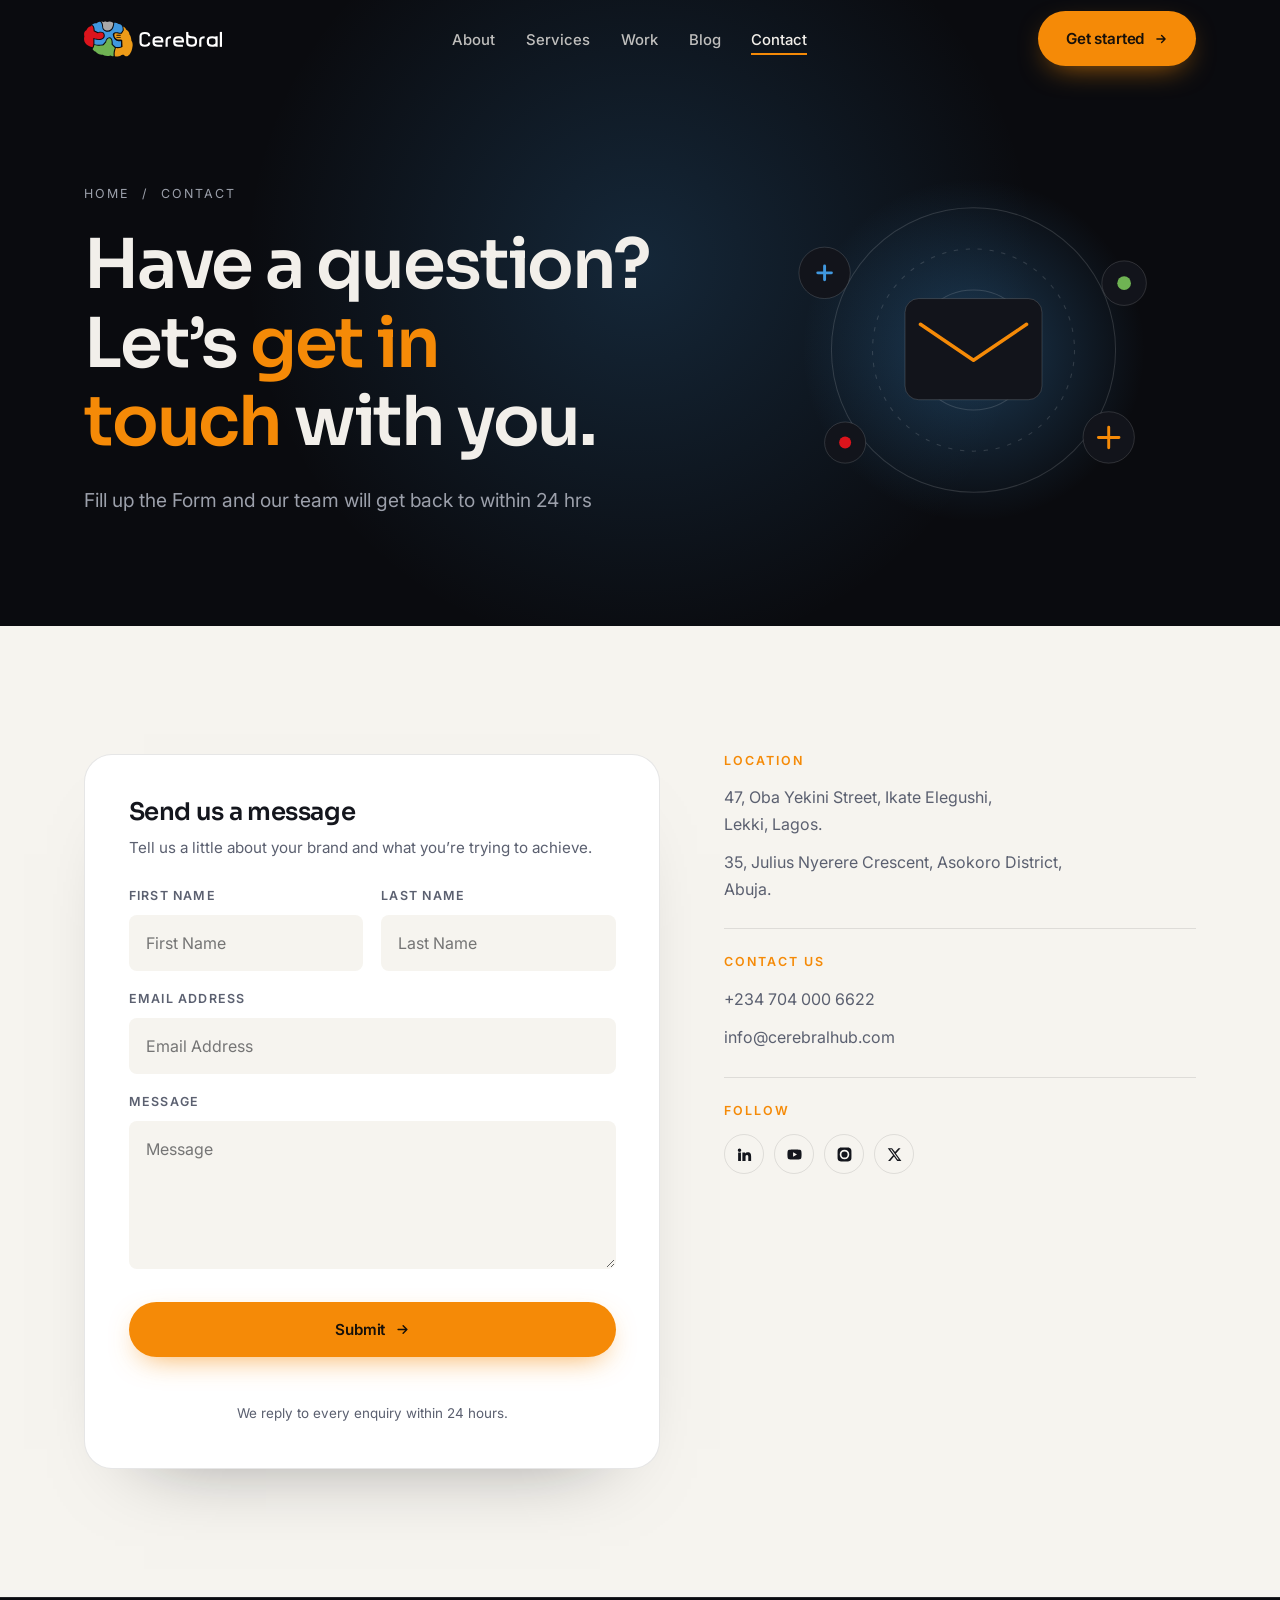
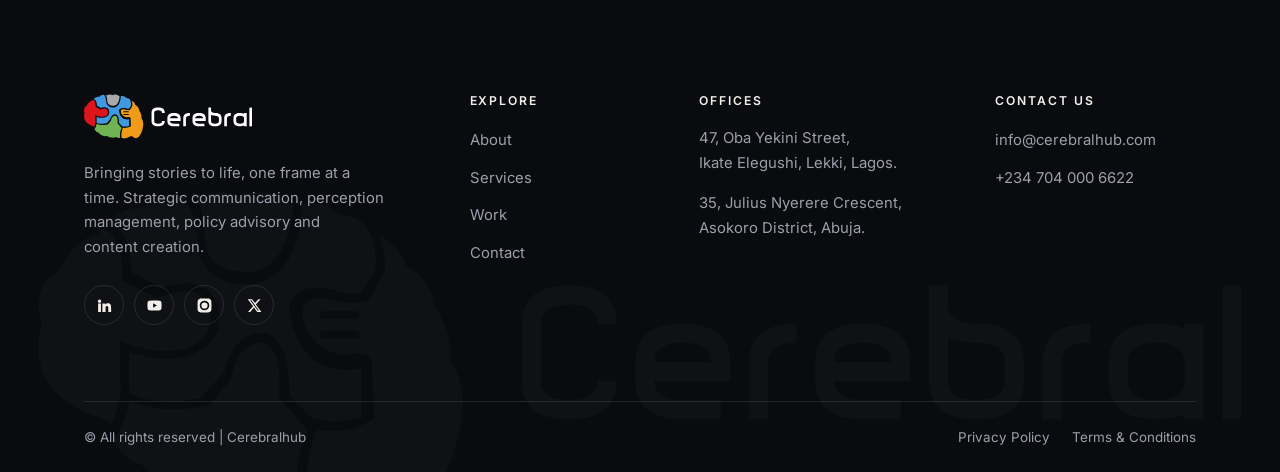
<file: contact.html>
<!DOCTYPE html>
<html lang="en">
<head>
<meta charset="utf-8">
<meta name="viewport" content="width=device-width, initial-scale=1">

<title>Contact Cerebral Hub | Lagos & Abuja Offices</title>
<meta name="description" content="Talk to Cerebral Hub. Offices at Ikate Elegushi, Lekki, Lagos and Asokoro District, Abuja. Call +234 704 000 6622 or email info@cerebralhub.com.">
<link rel="canonical" href="https://cerebralhub.com/contact.html">
<meta name="robots" content="index, follow, max-image-preview:large, max-snippet:-1, max-video-preview:-1">
<meta name="author" content="Cerebral Hub">
<meta name="theme-color" content="#0A0B0F">

<!-- Open Graph -->
<meta property="og:type" content="website">
<meta property="og:site_name" content="Cerebral Hub">
<meta property="og:locale" content="en_NG">
<meta property="og:url" content="https://cerebralhub.com/contact.html">
<meta property="og:title" content="Contact Cerebral Hub | Lagos & Abuja Offices">
<meta property="og:description" content="Talk to Cerebral Hub. Offices at Ikate Elegushi, Lekki, Lagos and Asokoro District, Abuja. Call +234 704 000 6622 or email info@cerebralhub.com.">
<meta property="og:image" content="https://cerebralhub.com/assets/img/og-image.png">
<meta property="og:image:width" content="1200">
<meta property="og:image:height" content="630">
<meta property="og:image:alt" content="Cerebral Hub — bringing stories to life, one frame at a time">

<!-- Twitter -->
<meta name="twitter:card" content="summary_large_image">
<meta name="twitter:site" content="@CerebralHub">
<meta name="twitter:title" content="Contact Cerebral Hub | Lagos & Abuja Offices">
<meta name="twitter:description" content="Talk to Cerebral Hub. Offices at Ikate Elegushi, Lekki, Lagos and Asokoro District, Abuja. Call +234 704 000 6622 or email info@cerebralhub.com.">
<meta name="twitter:image" content="https://cerebralhub.com/assets/img/og-image.png">

<!-- Icons -->
<link rel="icon" href="assets/img/favicon.svg" type="image/svg+xml">
<link rel="apple-touch-icon" href="assets/img/apple-touch-icon.png">

<link rel="preconnect" href="https://fonts.googleapis.com">
<link rel="preconnect" href="https://fonts.gstatic.com" crossorigin>
<link href="https://fonts.googleapis.com/css2?family=Inter:wght@400;500;600&family=Sora:wght@500;600;700&display=swap" rel="stylesheet">
<link rel="stylesheet" href="assets/css/styles.css">
<noscript><style>.reveal{opacity:1;transform:none}.faq__a{height:auto}</style></noscript>

<script type="application/ld+json">
{
  "@context": "https://schema.org",
  "@graph": [
    {
      "@type": "ContactPage",
      "@id": "https://cerebralhub.com/contact.html#webpage",
      "url": "https://cerebralhub.com/contact.html",
      "name": "Contact Cerebral Hub",
      "description": "Talk to Cerebral Hub. Offices at Ikate Elegushi, Lekki, Lagos and Asokoro District, Abuja. Call +234 704 000 6622 or email info@cerebralhub.com.",
      "isPartOf": {
        "@id": "https://cerebralhub.com/#website"
      },
      "about": {
        "@id": "https://cerebralhub.com/#organization"
      },
      "primaryImageOfPage": {
        "@type": "ImageObject",
        "url": "https://cerebralhub.com/assets/img/og-image.png"
      },
      "inLanguage": "en"
    },
    {
      "@type": "BreadcrumbList",
      "itemListElement": [
        {
          "@type": "ListItem",
          "position": 1,
          "name": "Home",
          "item": "https://cerebralhub.com/"
        },
        {
          "@type": "ListItem",
          "position": 2,
          "name": "Contact",
          "item": "https://cerebralhub.com/contact.html"
        }
      ]
    },
    {
      "@type": "LocalBusiness",
      "@id": "https://cerebralhub.com/#lagos",
      "name": "Cerebral Hub — Lagos",
      "parentOrganization": {
        "@id": "https://cerebralhub.com/#organization"
      },
      "image": "https://cerebralhub.com/assets/img/og-image.png",
      "url": "https://cerebralhub.com/",
      "telephone": "+234-704-000-6622",
      "email": "info@cerebralhub.com",
      "address": {
        "@type": "PostalAddress",
        "streetAddress": "47, Oba Yekini Street, Ikate Elegushi, Lekki",
        "addressLocality": "Lagos",
        "addressRegion": "Lagos",
        "addressCountry": "NG"
      }
    },
    {
      "@type": "LocalBusiness",
      "@id": "https://cerebralhub.com/#abuja",
      "name": "Cerebral Hub — Abuja",
      "parentOrganization": {
        "@id": "https://cerebralhub.com/#organization"
      },
      "image": "https://cerebralhub.com/assets/img/og-image.png",
      "url": "https://cerebralhub.com/",
      "telephone": "+234-704-000-6622",
      "email": "info@cerebralhub.com",
      "address": {
        "@type": "PostalAddress",
        "streetAddress": "35, Julius Nyerere Crescent, Asokoro District",
        "addressLocality": "Abuja",
        "addressRegion": "FCT",
        "addressCountry": "NG"
      }
    }
  ]
}
</script>
</head>
<body>
<a class="skip-link" href="#main">Skip to content</a>

<header class="site-header">
  <div class="wrap nav">
    <a class="nav__logo" href="index.html" aria-label="Cerebral Hub — home">
      <img src="assets/img/logo-light.svg" alt="Cerebral Hub" width="138" height="37" decoding="async">
    </a>
    <nav aria-label="Primary">
      <ul class="nav__list">
        <li><a href="about.html">About</a></li>
        <li><a href="services.html">Services</a></li>
        <li><a href="work.html">Work</a></li>
        <li><a href="https://medium.com/@cerebralhubit" target="_blank" rel="noopener">Blog</a></li>
        <li><a href="contact.html" aria-current="page">Contact</a></li>
      </ul>
    </nav>
    <a class="btn btn--primary nav__cta" href="#form">
      Get started
      <svg width="14" height="14" viewBox="0 0 24 24" fill="none" stroke="currentColor" stroke-width="2.4" stroke-linecap="round" stroke-linejoin="round" aria-hidden="true"><path d="M5 12h14M13 6l6 6-6 6"/></svg>
    </a>
    <button class="nav__toggle" type="button" aria-expanded="false" aria-controls="mobile-nav" aria-label="Open menu"><span></span></button>
  </div>
  <div class="nav__drawer" id="mobile-nav">
    <ul>
      <li><a href="about.html">About</a></li>
      <li><a href="services.html">Services</a></li>
      <li><a href="work.html">Work</a></li>
      <li><a href="https://medium.com/@cerebralhubit" target="_blank" rel="noopener">Blog</a></li>
      <li><a href="contact.html">Contact</a></li>
    </ul>
    <a class="btn btn--primary" href="#form">Get started</a>
  </div>
</header>

<main id="main">

  <!-- ================= PAGE HERO ================= -->
  <section class="page-hero">
    <div class="wrap">
      <div class="page-hero__grid">
        <div class="reveal">
          <p class="crumb"><a href="index.html">Home</a> &nbsp;/&nbsp; Contact</p>
          <h1 class="display">Have a question? Let’s <span class="accent">get in touch</span> with you.</h1>
          <p class="lede">Fill up the Form and our team will get back to within 24 hrs</p>
        </div>
        <div class="reveal" data-delay="140">
          <img src="assets/img/illustrations/contact-signal.svg" alt="Illustration of a message reaching the Cerebral Hub team" width="520" height="420" decoding="async">
        </div>
      </div>
    </div>
  </section>

  <!-- ================= FORM + INFO ================= -->
  <section class="section cream" id="form">
    <div class="wrap">
      <div class="contact-grid">

        <div class="reveal">
          <div class="form-card">
            <h2 class="h3" style="margin-bottom:8px">Send us a message</h2>
            <p style="color:var(--on-light-muted);font-size:.95rem;margin-bottom:26px">Tell us a little about your brand and what you’re trying to achieve.</p>

            <form class="contact-form"
                  action="https://formsubmit.co/cerebralhubit@gmail.com"
                  method="POST"
                  data-contact-form
                  novalidate>

              <!-- FormSubmit settings -->
              <input type="hidden" name="_subject" value="New enquiry from cerebralhub.com">
              <input type="hidden" name="_template" value="table">
              <input type="hidden" name="_captcha" value="false">
              <input type="hidden" name="_next" value="https://cerebralhub.com/contact.html?sent=1">
              <input type="text" name="_honey" tabindex="-1" autocomplete="off" aria-hidden="true" class="sr-only">

              <div class="field-row">
                <div class="field">
                  <label for="firstName">First Name</label>
                  <input id="firstName" name="First Name" type="text" placeholder="First Name" autocomplete="given-name" required>
                </div>
                <div class="field">
                  <label for="lastName">Last Name</label>
                  <input id="lastName" name="Last Name" type="text" placeholder="Last Name" autocomplete="family-name" required>
                </div>
              </div>
              <div class="field">
                <label for="email">Email Address</label>
                <input id="email" name="email" type="email" placeholder="Email Address" autocomplete="email" required>
              </div>
              <div class="field">
                <label for="message">Message</label>
                <textarea id="message" name="Message" placeholder="Message" required></textarea>
              </div>
              <button class="btn btn--primary" type="submit">
                Submit
                <svg width="15" height="15" viewBox="0 0 24 24" fill="none" stroke="currentColor" stroke-width="2.4" stroke-linecap="round" stroke-linejoin="round" aria-hidden="true"><path d="M5 12h14M13 6l6 6-6 6"/></svg>
              </button>
              <p class="form-status" role="status" aria-live="polite"></p>
              <p class="form-note">We reply to every enquiry within 24 hours.</p>
            </form>
          </div>
        </div>

        <div class="reveal" data-delay="120">
          <div class="info-block">
            <h3>Location</h3>
            <p>47, Oba Yekini Street, Ikate Elegushi,<br>Lekki, Lagos.</p>
            <p>35, Julius Nyerere Crescent, Asokoro District,<br>Abuja.</p>
          </div>
          <div class="info-block">
            <h3>Contact Us</h3>
            <p><a href="tel:+2347040006622">+234 704 000 6622</a></p>
            <p><a href="mailto:info@cerebralhub.com">info@cerebralhub.com</a></p>
          </div>
          <div class="info-block" style="border-bottom:0">
            <h3>Follow</h3>
            <div class="socials" style="margin-top:0">
              <a href="https://www.linkedin.com/company/cerebral-hub/" target="_blank" rel="noopener" aria-label="Cerebral Hub on LinkedIn"><svg viewBox="0 0 24 24" aria-hidden="true"><path d="M4.98 3.5a2.5 2.5 0 1 1 0 5 2.5 2.5 0 0 1 0-5zM3 9h4v12H3zM9 9h3.8v1.7h.05a4.2 4.2 0 0 1 3.75-2c4 0 4.75 2.6 4.75 6V21h-4v-5.3c0-1.27-.02-2.9-1.8-2.9s-2.05 1.38-2.05 2.8V21H9z"/></svg></a>
              <a href="https://www.youtube.com/@cerebralhub" target="_blank" rel="noopener" aria-label="Cerebral Hub on YouTube"><svg viewBox="0 0 24 24" aria-hidden="true"><path d="M21.6 7.2a2.5 2.5 0 0 0-1.76-1.77C18.25 5 12 5 12 5s-6.25 0-7.84.43A2.5 2.5 0 0 0 2.4 7.2 26 26 0 0 0 2 12a26 26 0 0 0 .4 4.8 2.5 2.5 0 0 0 1.76 1.77C5.75 19 12 19 12 19s6.25 0 7.84-.43a2.5 2.5 0 0 0 1.76-1.77A26 26 0 0 0 22 12a26 26 0 0 0-.4-4.8zM10 15.2V8.8L15.5 12z"/></svg></a>
              <a href="https://www.instagram.com/cerebral.hub/profilecard/?igsh=ZmExZG0xdTJyZXY0" target="_blank" rel="noopener" aria-label="Cerebral Hub on Instagram"><svg viewBox="0 0 24 24" aria-hidden="true"><path d="M12 2.2c3.2 0 3.6 0 4.85.07 1.17.05 1.8.25 2.23.41.56.22.96.48 1.38.9s.68.82.9 1.38c.16.42.36 1.06.41 2.23.06 1.25.07 1.62.07 4.81s0 3.56-.07 4.81c-.05 1.17-.25 1.8-.41 2.23-.22.56-.48.96-.9 1.38s-.82.68-1.38.9c-.42.16-1.06.36-2.23.41-1.25.06-1.62.07-4.85.07s-3.6 0-4.85-.07c-1.17-.05-1.8-.25-2.23-.41a3.8 3.8 0 0 1-1.38-.9 3.8 3.8 0 0 1-.9-1.38c-.16-.42-.36-1.06-.41-2.23C2.21 15.56 2.2 15.19 2.2 12s0-3.56.07-4.81c.05-1.17.25-1.8.41-2.23.22-.56.48-.96.9-1.38s.82-.68 1.38-.9c.42-.16 1.06-.36 2.23-.41C8.44 2.21 8.8 2.2 12 2.2zm0 3.05A6.75 6.75 0 1 0 18.75 12 6.75 6.75 0 0 0 12 5.25zm0 11.13A4.38 4.38 0 1 1 16.38 12 4.38 4.38 0 0 1 12 16.38zM18.98 5a1.58 1.58 0 1 1-1.58-1.58A1.58 1.58 0 0 1 18.98 5z"/></svg></a>
              <a href="https://x.com/CerebralHub?t=PrVPHnKnXAzWJbGh0z0Kjw&amp;s=09" target="_blank" rel="noopener" aria-label="Cerebral Hub on X"><svg viewBox="0 0 24 24" aria-hidden="true"><path d="M17.53 3h3.02l-6.6 7.54L21.75 21h-5.9l-4.62-6.04L5.94 21H2.92l7.06-8.07L2.5 3h6.05l4.18 5.52zm-1.06 16.2h1.67L7.6 4.71H5.8z"/></svg></a>
            </div>
          </div>
        </div>

      </div>
    </div>
  </section>

</main>

<footer class="site-footer footer">
  <img class="footer__watermark" src="assets/img/logo-watermark.svg" alt="" aria-hidden="true" decoding="async" loading="lazy">
  <div class="wrap footer__inner">
    <div class="footer__grid">
      <div>
        <img class="logo" src="assets/img/logo-light.svg" alt="Cerebral Hub" width="168" height="45" decoding="async" loading="lazy">
        <p>Bringing stories to life, one frame at a time. Strategic communication, perception management, policy advisory and content creation.</p>
        <div class="socials">
          <a href="https://www.linkedin.com/company/cerebral-hub/" target="_blank" rel="noopener" aria-label="Cerebral Hub on LinkedIn"><svg viewBox="0 0 24 24" aria-hidden="true"><path d="M4.98 3.5a2.5 2.5 0 1 1 0 5 2.5 2.5 0 0 1 0-5zM3 9h4v12H3zM9 9h3.8v1.7h.05a4.2 4.2 0 0 1 3.75-2c4 0 4.75 2.6 4.75 6V21h-4v-5.3c0-1.27-.02-2.9-1.8-2.9s-2.05 1.38-2.05 2.8V21H9z"/></svg></a>
          <a href="https://www.youtube.com/@cerebralhub" target="_blank" rel="noopener" aria-label="Cerebral Hub on YouTube"><svg viewBox="0 0 24 24" aria-hidden="true"><path d="M21.6 7.2a2.5 2.5 0 0 0-1.76-1.77C18.25 5 12 5 12 5s-6.25 0-7.84.43A2.5 2.5 0 0 0 2.4 7.2 26 26 0 0 0 2 12a26 26 0 0 0 .4 4.8 2.5 2.5 0 0 0 1.76 1.77C5.75 19 12 19 12 19s6.25 0 7.84-.43a2.5 2.5 0 0 0 1.76-1.77A26 26 0 0 0 22 12a26 26 0 0 0-.4-4.8zM10 15.2V8.8L15.5 12z"/></svg></a>
          <a href="https://www.instagram.com/cerebral.hub/profilecard/?igsh=ZmExZG0xdTJyZXY0" target="_blank" rel="noopener" aria-label="Cerebral Hub on Instagram"><svg viewBox="0 0 24 24" aria-hidden="true"><path d="M12 2.2c3.2 0 3.6 0 4.85.07 1.17.05 1.8.25 2.23.41.56.22.96.48 1.38.9s.68.82.9 1.38c.16.42.36 1.06.41 2.23.06 1.25.07 1.62.07 4.81s0 3.56-.07 4.81c-.05 1.17-.25 1.8-.41 2.23-.22.56-.48.96-.9 1.38s-.82.68-1.38.9c-.42.16-1.06.36-2.23.41-1.25.06-1.62.07-4.85.07s-3.6 0-4.85-.07c-1.17-.05-1.8-.25-2.23-.41a3.8 3.8 0 0 1-1.38-.9 3.8 3.8 0 0 1-.9-1.38c-.16-.42-.36-1.06-.41-2.23C2.21 15.56 2.2 15.19 2.2 12s0-3.56.07-4.81c.05-1.17.25-1.8.41-2.23.22-.56.48-.96.9-1.38s.82-.68 1.38-.9c.42-.16 1.06-.36 2.23-.41C8.44 2.21 8.8 2.2 12 2.2zm0 3.05A6.75 6.75 0 1 0 18.75 12 6.75 6.75 0 0 0 12 5.25zm0 11.13A4.38 4.38 0 1 1 16.38 12 4.38 4.38 0 0 1 12 16.38zM18.98 5a1.58 1.58 0 1 1-1.58-1.58A1.58 1.58 0 0 1 18.98 5z"/></svg></a>
          <a href="https://x.com/CerebralHub?t=PrVPHnKnXAzWJbGh0z0Kjw&amp;s=09" target="_blank" rel="noopener" aria-label="Cerebral Hub on X"><svg viewBox="0 0 24 24" aria-hidden="true"><path d="M17.53 3h3.02l-6.6 7.54L21.75 21h-5.9l-4.62-6.04L5.94 21H2.92l7.06-8.07L2.5 3h6.05l4.18 5.52zm-1.06 16.2h1.67L7.6 4.71H5.8z"/></svg></a>
        </div>
      </div>

      <div>
        <h4>Explore</h4>
        <ul class="footer__links">
          <li><a href="about.html">About</a></li>
          <li><a href="services.html">Services</a></li>
          <li><a href="work.html">Work</a></li>
          <li><a href="contact.html">Contact</a></li>
        </ul>
      </div>

      <div>
        <h4>Offices</h4>
        <div class="footer__addr">
          <p>47, Oba Yekini Street,<br>Ikate Elegushi, Lekki, Lagos.</p>
          <p>35, Julius Nyerere Crescent,<br>Asokoro District, Abuja.</p>
        </div>
      </div>

      <div>
        <h4>Contact Us</h4>
        <ul class="footer__links">
          <li><a href="mailto:info@cerebralhub.com">info@cerebralhub.com</a></li>
          <li><a href="tel:+2347040006622">+234 704 000 6622</a></li>
        </ul>
      </div>
    </div>

    <div class="footer__bar">
      <p>© All rights reserved | Cerebralhub</p>
      <nav aria-label="Legal">
        <a href="#">Privacy Policy</a>
        <a href="#">Terms &amp; Conditions</a>
      </nav>
    </div>
  </div>
</footer>

<script src="assets/js/main.js"></script>
</body>
</html>
</file>
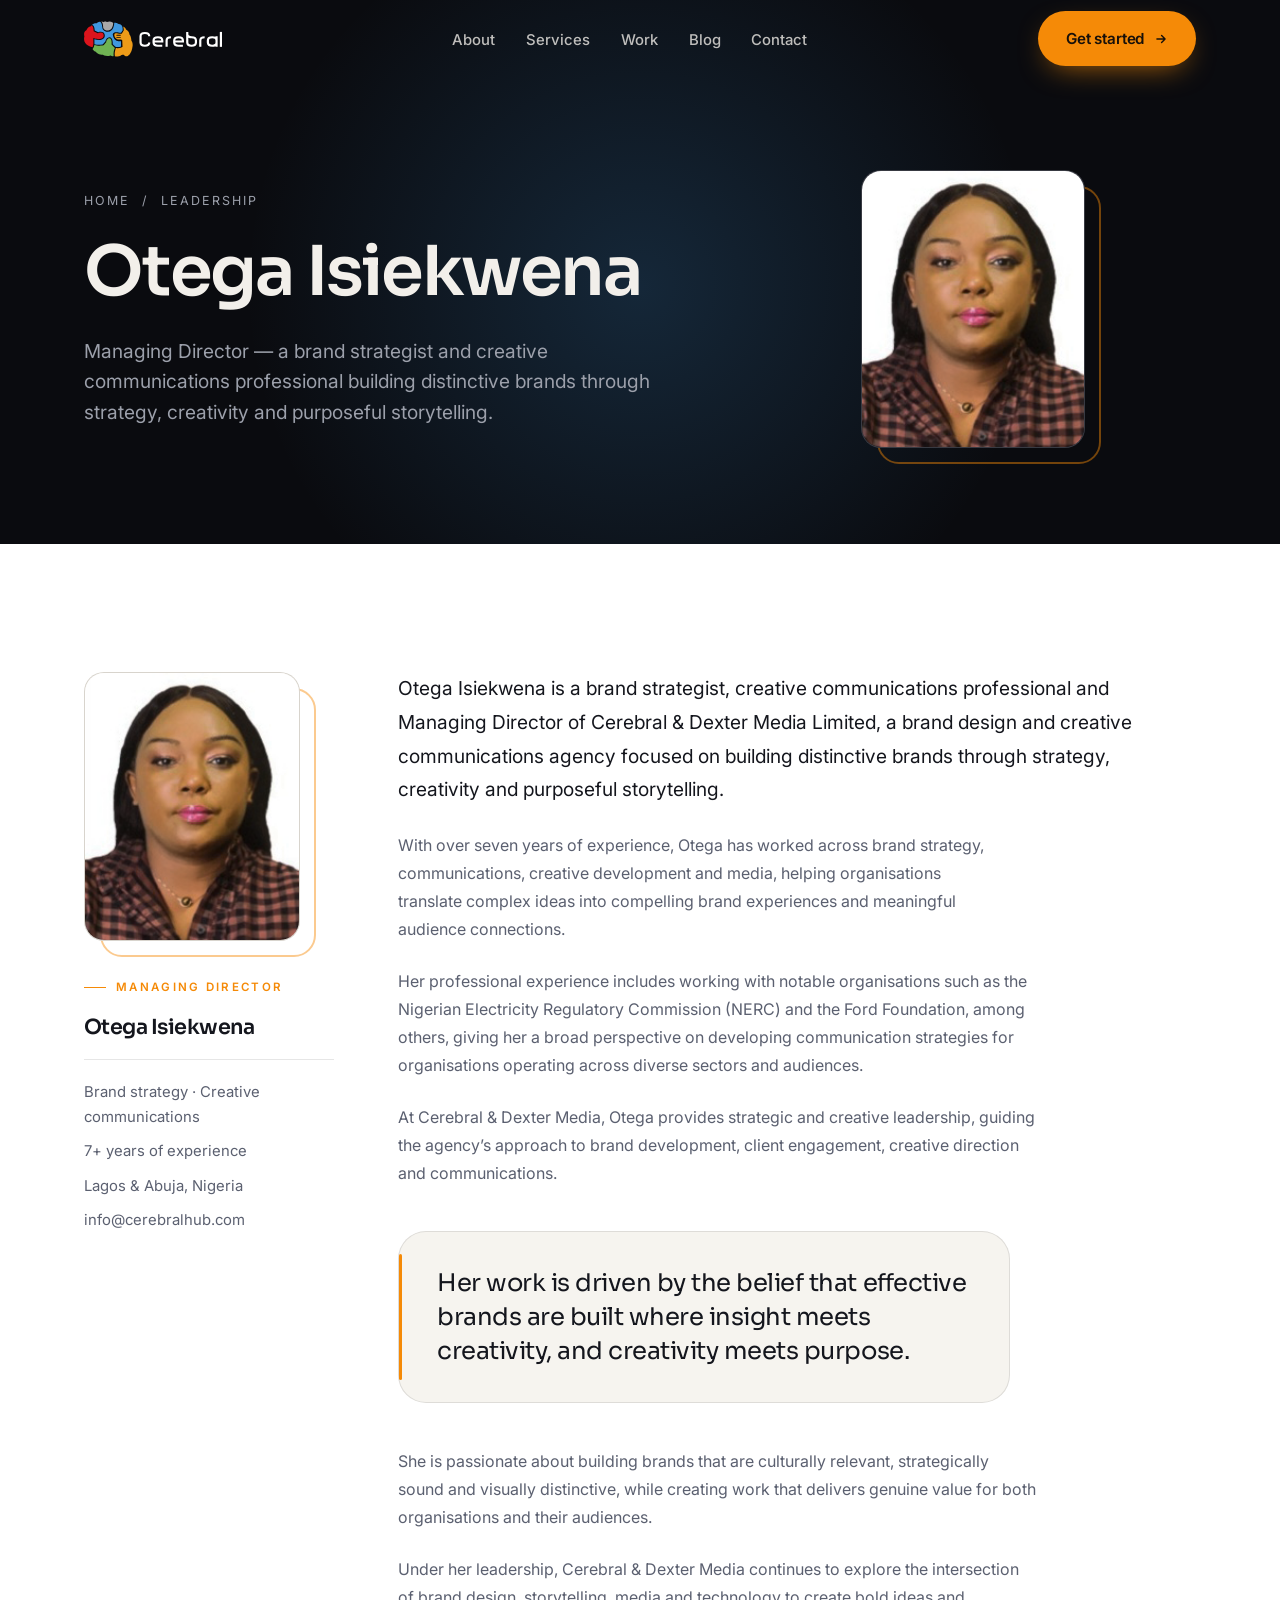
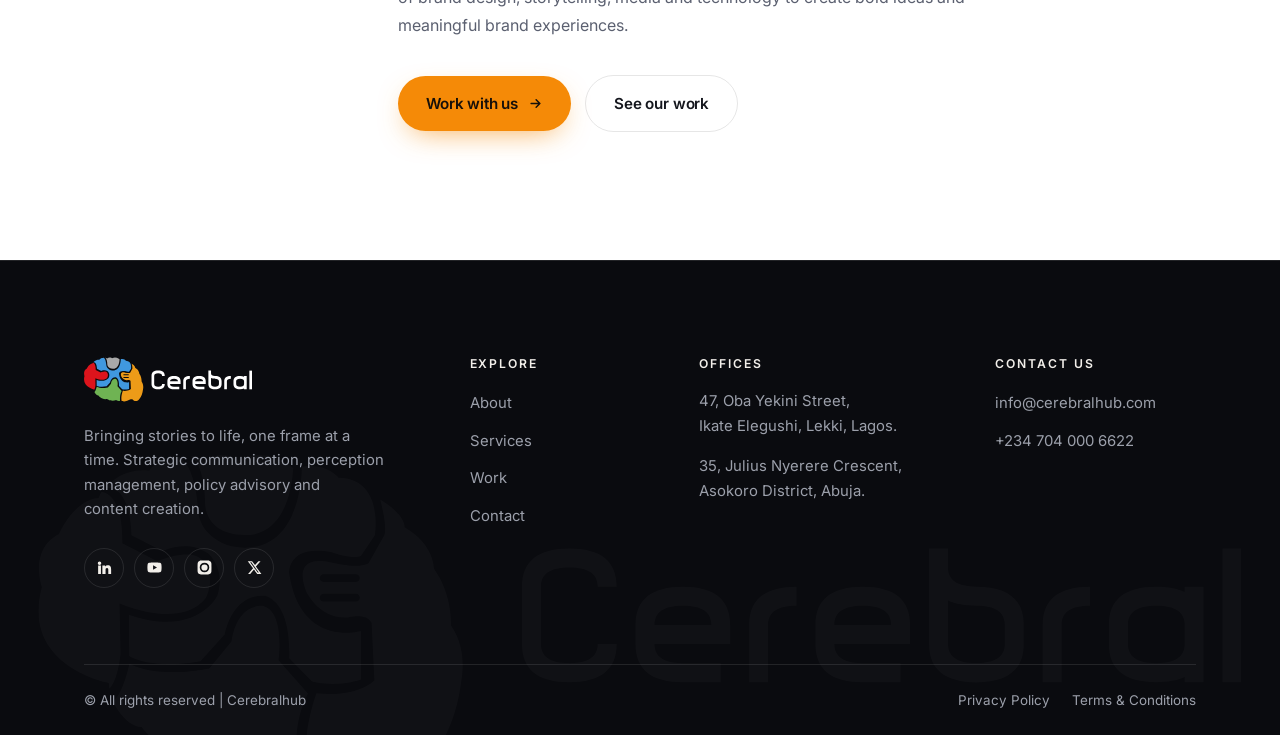
<file: otega-isiekwena.html>
<!DOCTYPE html>
<html lang="en">
<head>
<meta charset="utf-8">
<meta name="viewport" content="width=device-width, initial-scale=1">

<title>Otega Isiekwena | Managing Director, Cerebral Hub</title>
<meta name="description" content="Otega Isiekwena is a brand strategist and Managing Director with over seven years across brand strategy, communications, creative development and media.">
<link rel="canonical" href="https://cerebralhub.com/otega-isiekwena.html">
<meta name="robots" content="index, follow, max-image-preview:large, max-snippet:-1, max-video-preview:-1">
<meta name="author" content="Cerebral Hub">
<meta name="theme-color" content="#0A0B0F">

<!-- Open Graph -->
<meta property="og:type" content="profile">
<meta property="og:site_name" content="Cerebral Hub">
<meta property="og:locale" content="en_NG">
<meta property="og:url" content="https://cerebralhub.com/otega-isiekwena.html">
<meta property="og:title" content="Otega Isiekwena | Managing Director, Cerebral Hub">
<meta property="og:description" content="Otega Isiekwena is a brand strategist and Managing Director with over seven years across brand strategy, communications, creative development and media.">
<meta property="og:image" content="https://cerebralhub.com/assets/img/og-image.png">
<meta property="og:image:width" content="1200">
<meta property="og:image:height" content="630">
<meta property="og:image:alt" content="Cerebral Hub — bringing stories to life, one frame at a time">
<meta property="profile:first_name" content="Otega">
<meta property="profile:last_name" content="Isiekwena">

<!-- Twitter -->
<meta name="twitter:card" content="summary_large_image">
<meta name="twitter:site" content="@CerebralHub">
<meta name="twitter:title" content="Otega Isiekwena | Managing Director, Cerebral Hub">
<meta name="twitter:description" content="Otega Isiekwena is a brand strategist and Managing Director with over seven years across brand strategy, communications, creative development and media.">
<meta name="twitter:image" content="https://cerebralhub.com/assets/img/og-image.png">

<!-- Icons -->
<link rel="icon" href="assets/img/favicon.svg" type="image/svg+xml">
<link rel="apple-touch-icon" href="assets/img/apple-touch-icon.png">

<link rel="preconnect" href="https://fonts.googleapis.com">
<link rel="preconnect" href="https://fonts.gstatic.com" crossorigin>
<link href="https://fonts.googleapis.com/css2?family=Inter:wght@400;500;600&family=Sora:wght@500;600;700&display=swap" rel="stylesheet">
<link rel="stylesheet" href="assets/css/styles.css">
<noscript><style>.reveal{opacity:1;transform:none}.faq__a{height:auto}</style></noscript>

<script type="application/ld+json">
{
  "@context": "https://schema.org",
  "@graph": [
    {
      "@type": "ProfilePage",
      "@id": "https://cerebralhub.com/otega-isiekwena.html#webpage",
      "url": "https://cerebralhub.com/otega-isiekwena.html",
      "name": "Otega Isiekwena — Managing Director",
      "description": "Otega Isiekwena is a brand strategist and Managing Director with over seven years across brand strategy, communications, creative development and media.",
      "isPartOf": {
        "@id": "https://cerebralhub.com/#website"
      },
      "primaryImageOfPage": {
        "@type": "ImageObject",
        "url": "https://cerebralhub.com/assets/img/team/otega-isiekwena.png"
      },
      "mainEntity": {
        "@id": "https://cerebralhub.com/otega-isiekwena.html#person"
      },
      "inLanguage": "en"
    },
    {
      "@type": "BreadcrumbList",
      "itemListElement": [
        {
          "@type": "ListItem",
          "position": 1,
          "name": "Home",
          "item": "https://cerebralhub.com/"
        },
        {
          "@type": "ListItem",
          "position": 2,
          "name": "Leadership",
          "item": "https://cerebralhub.com/otega-isiekwena.html"
        }
      ]
    },
    {
      "@type": "Person",
      "@id": "https://cerebralhub.com/otega-isiekwena.html#person",
      "name": "Otega Isiekwena",
      "jobTitle": "Managing Director",
      "url": "https://cerebralhub.com/otega-isiekwena.html",
      "image": "https://cerebralhub.com/assets/img/team/otega-isiekwena.png",
      "worksFor": {
        "@id": "https://cerebralhub.com/#organization"
      },
      "description": "Brand strategist and creative communications professional with over seven years of experience across brand strategy, communications, creative development and media.",
      "knowsAbout": [
        "Brand strategy",
        "Creative communications",
        "Brand design",
        "Storytelling",
        "Media",
        "Creative direction"
      ]
    }
  ]
}
</script>
</head>
<body>
<a class="skip-link" href="#main">Skip to content</a>

<header class="site-header">
  <div class="wrap nav">
    <a class="nav__logo" href="index.html" aria-label="Cerebral Hub — home">
      <img src="assets/img/logo-light.svg" alt="Cerebral Hub" width="138" height="37" decoding="async">
    </a>

    <nav aria-label="Primary">
      <ul class="nav__list">
        <li><a href="about.html">About</a></li>
        <li><a href="services.html">Services</a></li>
        <li><a href="work.html">Work</a></li>
        <li><a href="https://medium.com/@cerebralhubit" target="_blank" rel="noopener">Blog</a></li>
        <li><a href="contact.html">Contact</a></li>
      </ul>
    </nav>

    <a class="btn btn--primary nav__cta" href="contact.html">
      Get started
      <svg width="14" height="14" viewBox="0 0 24 24" fill="none" stroke="currentColor" stroke-width="2.4" stroke-linecap="round" stroke-linejoin="round" aria-hidden="true"><path d="M5 12h14M13 6l6 6-6 6"/></svg>
    </a>

    <button class="nav__toggle" type="button" aria-expanded="false" aria-controls="mobile-nav" aria-label="Open menu"><span></span></button>
  </div>

  <div class="nav__drawer" id="mobile-nav">
    <ul>
      <li><a href="about.html">About</a></li>
      <li><a href="services.html">Services</a></li>
      <li><a href="work.html">Work</a></li>
      <li><a href="https://medium.com/@cerebralhubit" target="_blank" rel="noopener">Blog</a></li>
      <li><a href="contact.html">Contact</a></li>
    </ul>
    <a class="btn btn--primary" href="contact.html">Get started</a>
  </div>
</header>

<main id="main">

  <!-- ================= PAGE HERO ================= -->
  <section class="page-hero">
    <div class="wrap">
      <div class="page-hero__grid">
        <div class="reveal">
          <p class="crumb"><a href="index.html">Home</a> &nbsp;/&nbsp; Leadership</p>
          <h1 class="display">Otega Isiekwena</h1>
          <p class="lede">Managing Director — a brand strategist and creative communications professional building distinctive brands through strategy, creativity and purposeful storytelling.</p>
        </div>
        <div class="reveal" data-delay="140">
          <div class="leader__frame" style="max-width:224px;margin-inline:auto">
            <div class="leader__portrait" style="border-color:rgba(255,255,255,.14);background:var(--ink-3)">
              <img src="assets/img/team/otega-isiekwena.png" alt="Portrait of Otega Isiekwena, Managing Director" width="202" height="251" decoding="async">
            </div>
          </div>
        </div>
      </div>
    </div>
  </section>

  <!-- ================= PROFILE ================= -->
  <section class="section paper">
    <div class="wrap profile">

      <aside class="profile__aside reveal">
        <div class="leader__frame">
          <div class="leader__portrait">
            <img src="assets/img/team/otega-isiekwena.png" alt="" aria-hidden="true" width="202" height="251" decoding="async" loading="lazy">
          </div>
        </div>
        <span class="leader__role">Managing Director</span>
        <h2>Otega Isiekwena</h2>
        <div class="profile__meta">
          <span>Brand strategy · Creative communications</span>
          <span>7+ years of experience</span>
          <span>Lagos &amp; Abuja, Nigeria</span>
          <a href="mailto:info@cerebralhub.com">info@cerebralhub.com</a>
        </div>
      </aside>

      <div class="profile__body reveal" data-delay="100">
        <p>Otega Isiekwena is a brand strategist, creative communications professional and Managing Director of Cerebral &amp; Dexter Media Limited, a brand design and creative communications agency focused on building distinctive brands through strategy, creativity and purposeful storytelling.</p>

        <p>With over seven years of experience, Otega has worked across brand strategy, communications, creative development and media, helping organisations translate complex ideas into compelling brand experiences and meaningful audience connections.</p>

        <p>Her professional experience includes working with notable organisations such as the Nigerian Electricity Regulatory Commission (NERC) and the Ford Foundation, among others, giving her a broad perspective on developing communication strategies for organisations operating across diverse sectors and audiences.</p>

        <p>At Cerebral &amp; Dexter Media, Otega provides strategic and creative leadership, guiding the agency’s approach to brand development, client engagement, creative direction and communications.</p>

        <blockquote class="pullquote">Her work is driven by the belief that effective brands are built where insight meets creativity, and creativity meets purpose.</blockquote>

        <p>She is passionate about building brands that are culturally relevant, strategically sound and visually distinctive, while creating work that delivers genuine value for both organisations and their audiences.</p>

        <p>Under her leadership, Cerebral &amp; Dexter Media continues to explore the intersection of brand design, storytelling, media and technology to create bold ideas and meaningful brand experiences.</p>

        <div class="hero__actions" style="justify-content:flex-start;margin-top:clamp(24px,3vw,36px)">
          <a class="btn btn--primary" href="contact.html">Work with us <svg width="15" height="15" viewBox="0 0 24 24" fill="none" stroke="currentColor" stroke-width="2.4" stroke-linecap="round" stroke-linejoin="round" aria-hidden="true"><path d="M5 12h14M13 6l6 6-6 6"/></svg></a>
          <a class="btn btn--outline-dark" href="work.html">See our work</a>
        </div>
      </div>

    </div>
  </section>

</main>

<footer class="site-footer footer">
  <img class="footer__watermark" src="assets/img/logo-watermark.svg" alt="" aria-hidden="true" decoding="async" loading="lazy">
  <div class="wrap footer__inner">
    <div class="footer__grid">
      <div>
        <img class="logo" src="assets/img/logo-light.svg" alt="Cerebral Hub" width="168" height="45" decoding="async" loading="lazy">
        <p>Bringing stories to life, one frame at a time. Strategic communication, perception management, policy advisory and content creation.</p>
        <div class="socials">
          <a href="https://www.linkedin.com/company/cerebral-hub/" target="_blank" rel="noopener" aria-label="Cerebral Hub on LinkedIn"><svg viewBox="0 0 24 24" aria-hidden="true"><path d="M4.98 3.5a2.5 2.5 0 1 1 0 5 2.5 2.5 0 0 1 0-5zM3 9h4v12H3zM9 9h3.8v1.7h.05a4.2 4.2 0 0 1 3.75-2c4 0 4.75 2.6 4.75 6V21h-4v-5.3c0-1.27-.02-2.9-1.8-2.9s-2.05 1.38-2.05 2.8V21H9z"/></svg></a>
          <a href="https://www.youtube.com/@cerebralhub" target="_blank" rel="noopener" aria-label="Cerebral Hub on YouTube"><svg viewBox="0 0 24 24" aria-hidden="true"><path d="M21.6 7.2a2.5 2.5 0 0 0-1.76-1.77C18.25 5 12 5 12 5s-6.25 0-7.84.43A2.5 2.5 0 0 0 2.4 7.2 26 26 0 0 0 2 12a26 26 0 0 0 .4 4.8 2.5 2.5 0 0 0 1.76 1.77C5.75 19 12 19 12 19s6.25 0 7.84-.43a2.5 2.5 0 0 0 1.76-1.77A26 26 0 0 0 22 12a26 26 0 0 0-.4-4.8zM10 15.2V8.8L15.5 12z"/></svg></a>
          <a href="https://www.instagram.com/cerebral.hub/profilecard/?igsh=ZmExZG0xdTJyZXY0" target="_blank" rel="noopener" aria-label="Cerebral Hub on Instagram"><svg viewBox="0 0 24 24" aria-hidden="true"><path d="M12 2.2c3.2 0 3.6 0 4.85.07 1.17.05 1.8.25 2.23.41.56.22.96.48 1.38.9s.68.82.9 1.38c.16.42.36 1.06.41 2.23.06 1.25.07 1.62.07 4.81s0 3.56-.07 4.81c-.05 1.17-.25 1.8-.41 2.23-.22.56-.48.96-.9 1.38s-.82.68-1.38.9c-.42.16-1.06.36-2.23.41-1.25.06-1.62.07-4.85.07s-3.6 0-4.85-.07c-1.17-.05-1.8-.25-2.23-.41a3.8 3.8 0 0 1-1.38-.9 3.8 3.8 0 0 1-.9-1.38c-.16-.42-.36-1.06-.41-2.23C2.21 15.56 2.2 15.19 2.2 12s0-3.56.07-4.81c.05-1.17.25-1.8.41-2.23.22-.56.48-.96.9-1.38s.82-.68 1.38-.9c.42-.16 1.06-.36 2.23-.41C8.44 2.21 8.8 2.2 12 2.2zm0 3.05A6.75 6.75 0 1 0 18.75 12 6.75 6.75 0 0 0 12 5.25zm0 11.13A4.38 4.38 0 1 1 16.38 12 4.38 4.38 0 0 1 12 16.38zM18.98 5a1.58 1.58 0 1 1-1.58-1.58A1.58 1.58 0 0 1 18.98 5z"/></svg></a>
          <a href="https://x.com/CerebralHub?t=PrVPHnKnXAzWJbGh0z0Kjw&amp;s=09" target="_blank" rel="noopener" aria-label="Cerebral Hub on X"><svg viewBox="0 0 24 24" aria-hidden="true"><path d="M17.53 3h3.02l-6.6 7.54L21.75 21h-5.9l-4.62-6.04L5.94 21H2.92l7.06-8.07L2.5 3h6.05l4.18 5.52zm-1.06 16.2h1.67L7.6 4.71H5.8z"/></svg></a>
        </div>
      </div>

      <div>
        <h4>Explore</h4>
        <ul class="footer__links">
          <li><a href="about.html">About</a></li>
          <li><a href="services.html">Services</a></li>
          <li><a href="work.html">Work</a></li>
          <li><a href="contact.html">Contact</a></li>
        </ul>
      </div>

      <div>
        <h4>Offices</h4>
        <div class="footer__addr">
          <p>47, Oba Yekini Street,<br>Ikate Elegushi, Lekki, Lagos.</p>
          <p>35, Julius Nyerere Crescent,<br>Asokoro District, Abuja.</p>
        </div>
      </div>

      <div>
        <h4>Contact Us</h4>
        <ul class="footer__links">
          <li><a href="mailto:info@cerebralhub.com">info@cerebralhub.com</a></li>
          <li><a href="tel:+2347040006622">+234 704 000 6622</a></li>
        </ul>
      </div>
    </div>

    <div class="footer__bar">
      <p>© All rights reserved | Cerebralhub</p>
      <nav aria-label="Legal">
        <a href="#">Privacy Policy</a>
        <a href="#">Terms &amp; Conditions</a>
      </nav>
    </div>
  </div>
</footer>

<script src="assets/js/main.js"></script>
</body>
</html>
</file>
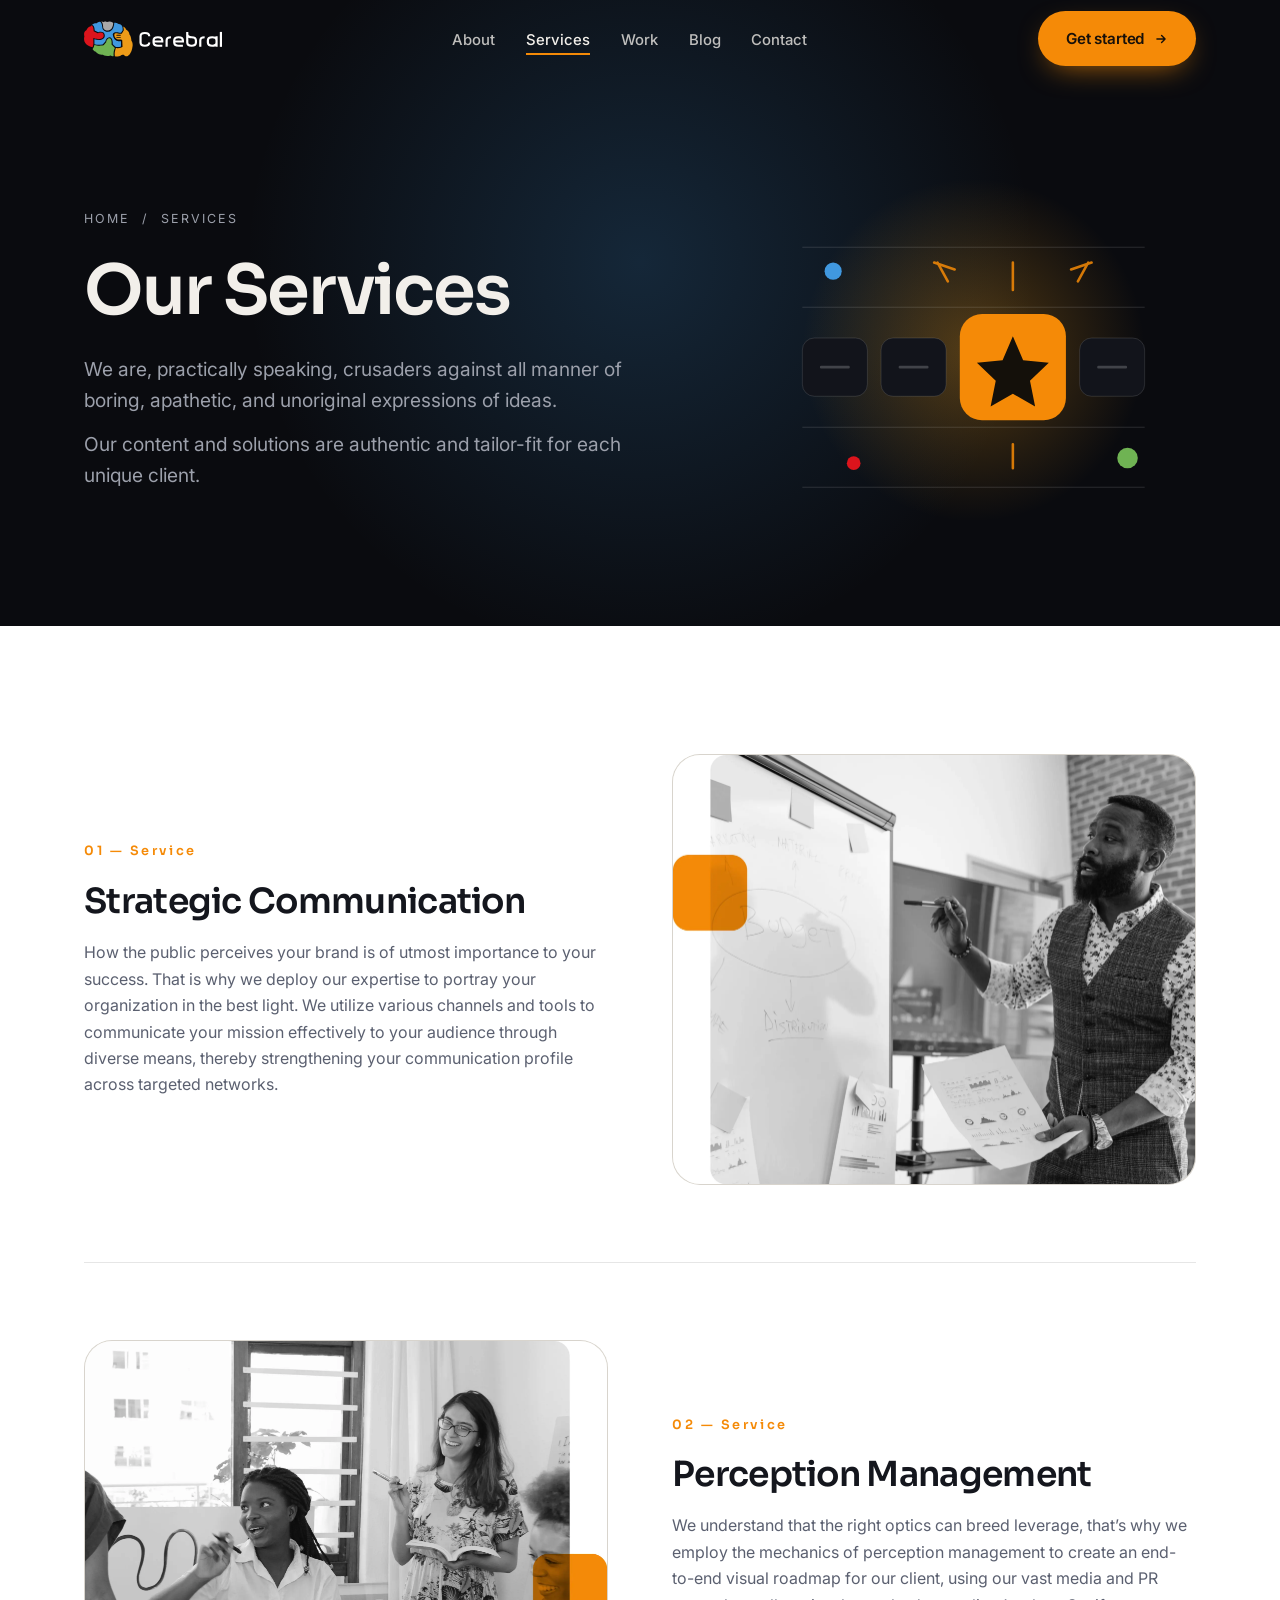
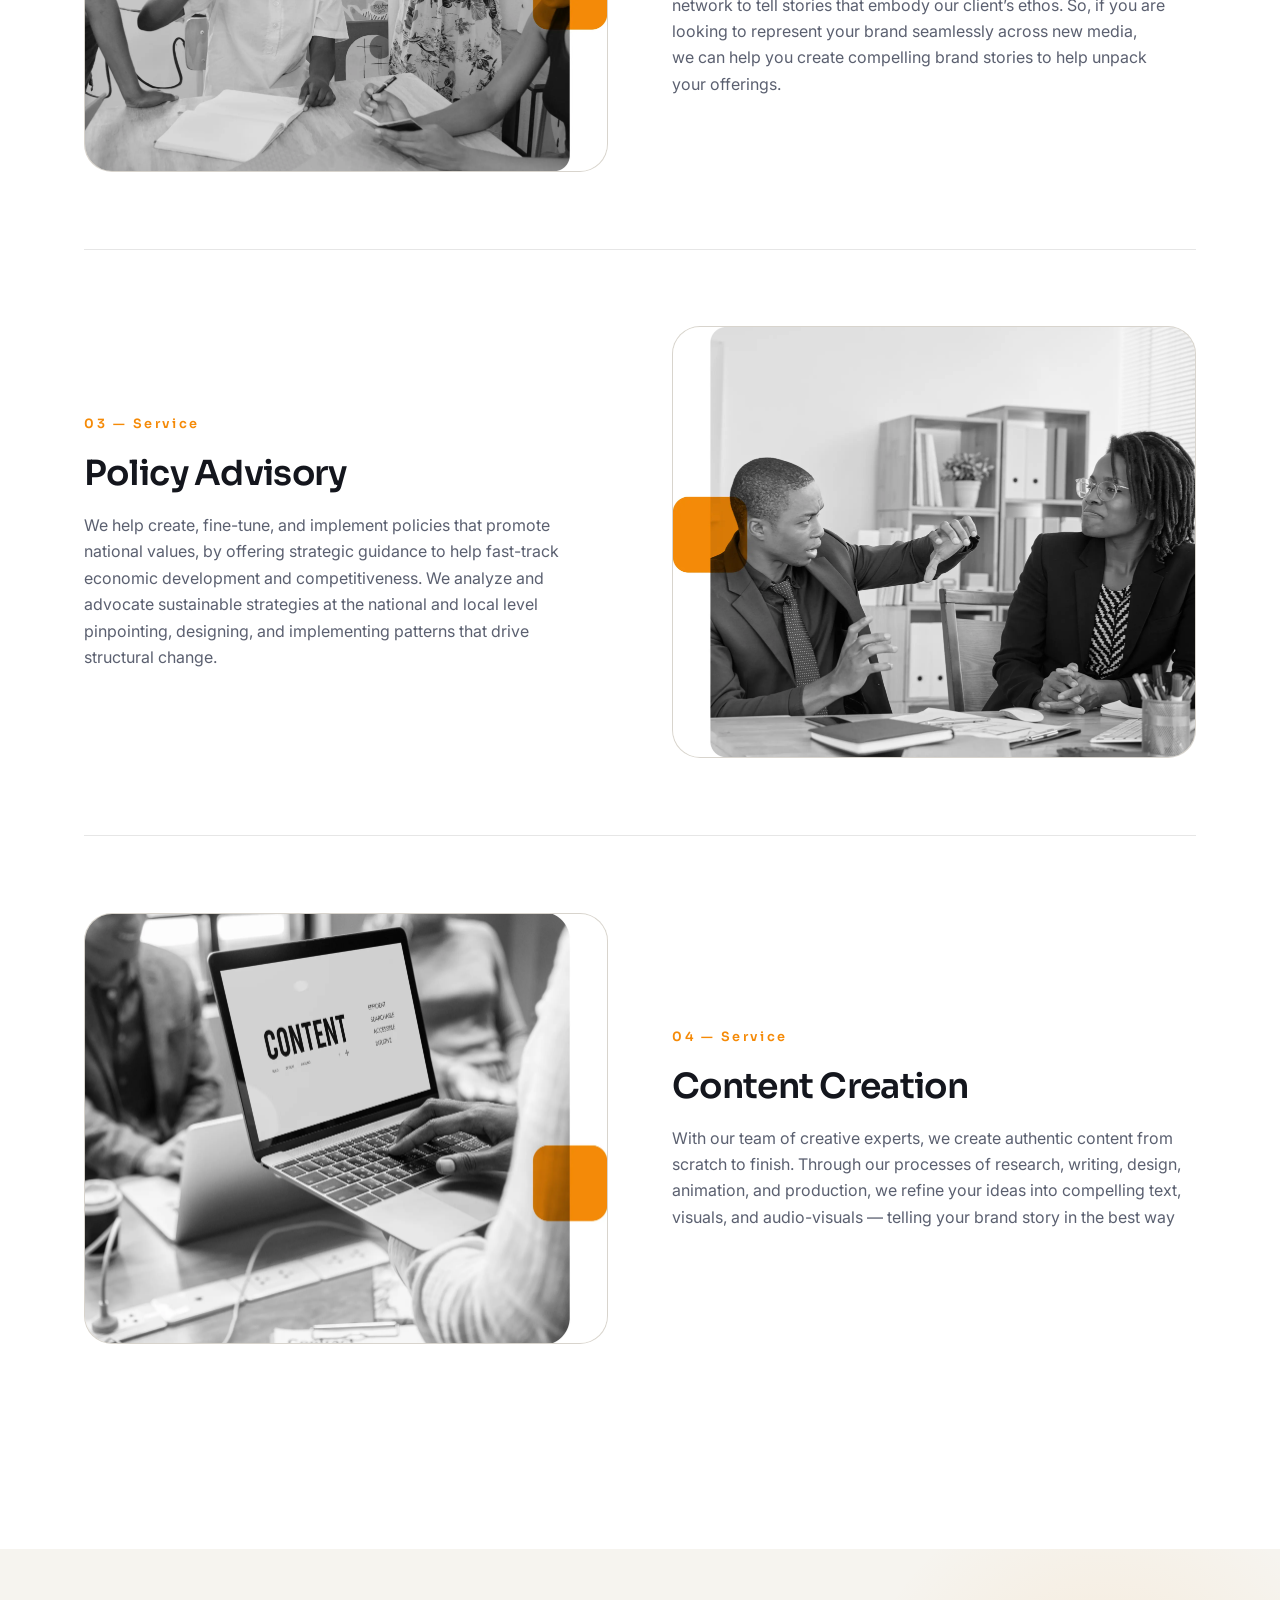
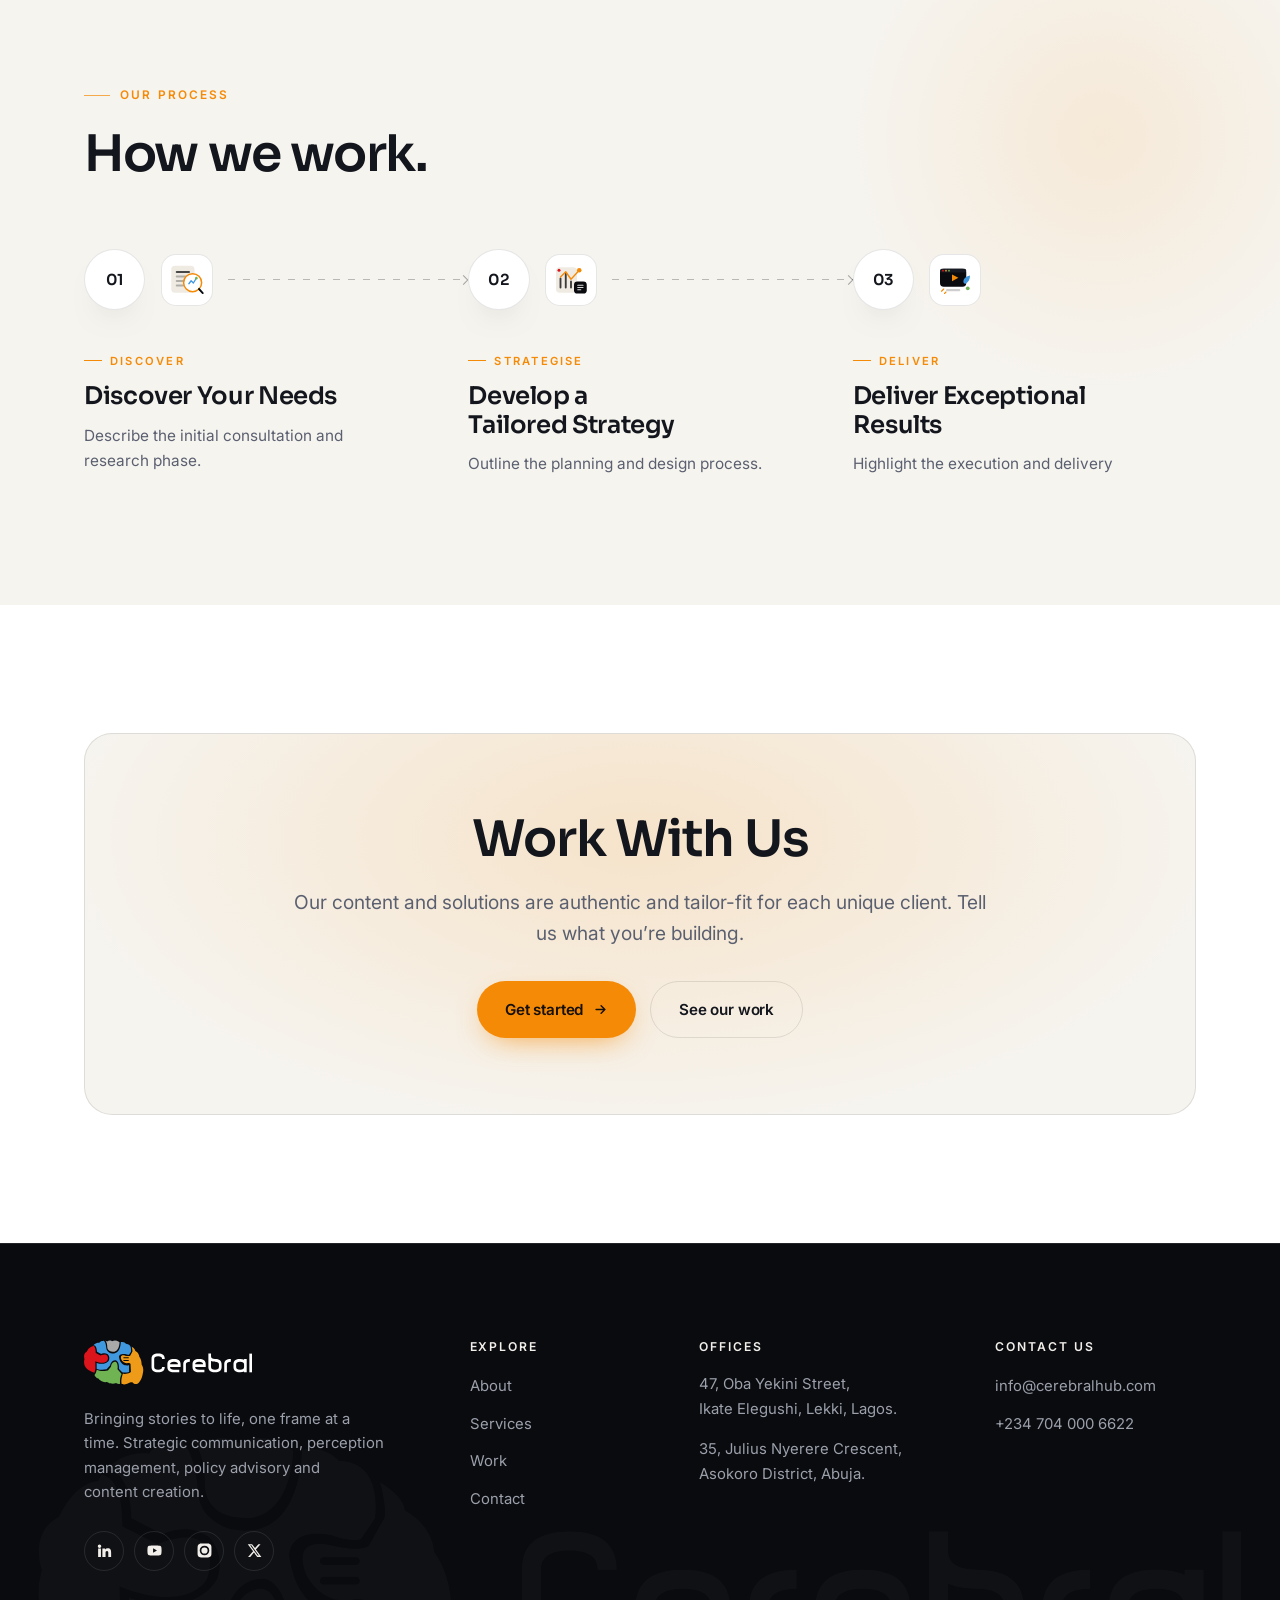
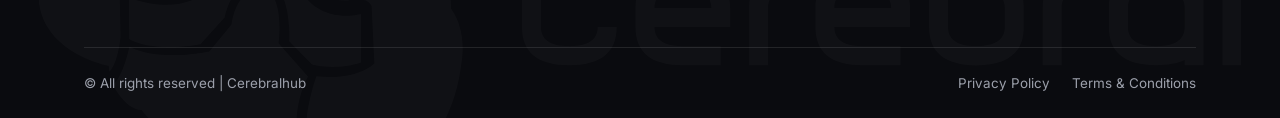
<file: services.html>
<!DOCTYPE html>
<html lang="en">
<head>
<meta charset="utf-8">
<meta name="viewport" content="width=device-width, initial-scale=1">

<title>Services | Strategy, PR, Content & Animation | Cerebral Hub</title>
<meta name="description" content="Strategic communication, perception management, policy advisory and content creation — authentic solutions tailor-fit for each client by Cerebral Hub.">
<link rel="canonical" href="https://cerebralhub.com/services.html">
<meta name="robots" content="index, follow, max-image-preview:large, max-snippet:-1, max-video-preview:-1">
<meta name="author" content="Cerebral Hub">
<meta name="theme-color" content="#0A0B0F">

<!-- Open Graph -->
<meta property="og:type" content="website">
<meta property="og:site_name" content="Cerebral Hub">
<meta property="og:locale" content="en_NG">
<meta property="og:url" content="https://cerebralhub.com/services.html">
<meta property="og:title" content="Services | Strategy, PR, Content & Animation | Cerebral Hub">
<meta property="og:description" content="Strategic communication, perception management, policy advisory and content creation — authentic solutions tailor-fit for each client by Cerebral Hub.">
<meta property="og:image" content="https://cerebralhub.com/assets/img/og-image.png">
<meta property="og:image:width" content="1200">
<meta property="og:image:height" content="630">
<meta property="og:image:alt" content="Cerebral Hub — bringing stories to life, one frame at a time">

<!-- Twitter -->
<meta name="twitter:card" content="summary_large_image">
<meta name="twitter:site" content="@CerebralHub">
<meta name="twitter:title" content="Services | Strategy, PR, Content & Animation | Cerebral Hub">
<meta name="twitter:description" content="Strategic communication, perception management, policy advisory and content creation — authentic solutions tailor-fit for each client by Cerebral Hub.">
<meta name="twitter:image" content="https://cerebralhub.com/assets/img/og-image.png">

<!-- Icons -->
<link rel="icon" href="assets/img/favicon.svg" type="image/svg+xml">
<link rel="apple-touch-icon" href="assets/img/apple-touch-icon.png">

<link rel="preconnect" href="https://fonts.googleapis.com">
<link rel="preconnect" href="https://fonts.gstatic.com" crossorigin>
<link href="https://fonts.googleapis.com/css2?family=Inter:wght@400;500;600&family=Sora:wght@500;600;700&display=swap" rel="stylesheet">
<link rel="stylesheet" href="assets/css/styles.css">
<noscript><style>.reveal{opacity:1;transform:none}.faq__a{height:auto}</style></noscript>

<script type="application/ld+json">
{
  "@context": "https://schema.org",
  "@graph": [
    {
      "@type": "CollectionPage",
      "@id": "https://cerebralhub.com/services.html#webpage",
      "url": "https://cerebralhub.com/services.html",
      "name": "Our Services",
      "description": "Strategic communication, perception management, policy advisory and content creation — authentic solutions tailor-fit for each client by Cerebral Hub.",
      "isPartOf": {
        "@id": "https://cerebralhub.com/#website"
      },
      "about": {
        "@id": "https://cerebralhub.com/#organization"
      },
      "primaryImageOfPage": {
        "@type": "ImageObject",
        "url": "https://cerebralhub.com/assets/img/og-image.png"
      },
      "inLanguage": "en"
    },
    {
      "@type": "BreadcrumbList",
      "itemListElement": [
        {
          "@type": "ListItem",
          "position": 1,
          "name": "Home",
          "item": "https://cerebralhub.com/"
        },
        {
          "@type": "ListItem",
          "position": 2,
          "name": "Services",
          "item": "https://cerebralhub.com/services.html"
        }
      ]
    },
    {
      "@type": "ItemList",
      "@id": "https://cerebralhub.com/services.html#services",
      "itemListElement": [
        {
          "@type": "ListItem",
          "position": 1,
          "item": {
            "@type": "Service",
            "name": "Strategic Communication",
            "description": "How the public perceives your brand is of utmost importance to your success. We deploy our expertise to portray your organization in the best light across targeted networks.",
            "provider": {
              "@id": "https://cerebralhub.com/#organization"
            },
            "areaServed": {
              "@type": "Country",
              "name": "Nigeria"
            }
          }
        },
        {
          "@type": "ListItem",
          "position": 2,
          "item": {
            "@type": "Service",
            "name": "Perception Management",
            "description": "We employ the mechanics of perception management to create an end-to-end visual roadmap, using our media and PR network to tell stories that embody our client's ethos.",
            "provider": {
              "@id": "https://cerebralhub.com/#organization"
            },
            "areaServed": {
              "@type": "Country",
              "name": "Nigeria"
            }
          }
        },
        {
          "@type": "ListItem",
          "position": 3,
          "item": {
            "@type": "Service",
            "name": "Policy Advisory",
            "description": "We help create, fine-tune and implement policies that promote national values, offering strategic guidance to fast-track economic development and competitiveness.",
            "provider": {
              "@id": "https://cerebralhub.com/#organization"
            },
            "areaServed": {
              "@type": "Country",
              "name": "Nigeria"
            }
          }
        },
        {
          "@type": "ListItem",
          "position": 4,
          "item": {
            "@type": "Service",
            "name": "Content Creation",
            "description": "Through research, writing, design, animation and production, we refine your ideas into compelling text, visuals and audio-visuals.",
            "provider": {
              "@id": "https://cerebralhub.com/#organization"
            },
            "areaServed": {
              "@type": "Country",
              "name": "Nigeria"
            }
          }
        }
      ]
    }
  ]
}
</script>
</head>
<body>
<a class="skip-link" href="#main">Skip to content</a>

<header class="site-header">
  <div class="wrap nav">
    <a class="nav__logo" href="index.html" aria-label="Cerebral Hub — home">
      <img src="assets/img/logo-light.svg" alt="Cerebral Hub" width="138" height="37" decoding="async">
    </a>
    <nav aria-label="Primary">
      <ul class="nav__list">
        <li><a href="about.html">About</a></li>
        <li><a href="services.html" aria-current="page">Services</a></li>
        <li><a href="work.html">Work</a></li>
        <li><a href="https://medium.com/@cerebralhubit" target="_blank" rel="noopener">Blog</a></li>
        <li><a href="contact.html">Contact</a></li>
      </ul>
    </nav>
    <a class="btn btn--primary nav__cta" href="contact.html">
      Get started
      <svg width="14" height="14" viewBox="0 0 24 24" fill="none" stroke="currentColor" stroke-width="2.4" stroke-linecap="round" stroke-linejoin="round" aria-hidden="true"><path d="M5 12h14M13 6l6 6-6 6"/></svg>
    </a>
    <button class="nav__toggle" type="button" aria-expanded="false" aria-controls="mobile-nav" aria-label="Open menu"><span></span></button>
  </div>
  <div class="nav__drawer" id="mobile-nav">
    <ul>
      <li><a href="about.html">About</a></li>
      <li><a href="services.html">Services</a></li>
      <li><a href="work.html">Work</a></li>
      <li><a href="https://medium.com/@cerebralhubit" target="_blank" rel="noopener">Blog</a></li>
      <li><a href="contact.html">Contact</a></li>
    </ul>
    <a class="btn btn--primary" href="contact.html">Get started</a>
  </div>
</header>

<main id="main">

  <!-- ================= PAGE HERO ================= -->
  <section class="page-hero">
    <div class="wrap">
      <div class="page-hero__grid">
        <div class="reveal">
          <p class="crumb"><a href="index.html">Home</a> &nbsp;/&nbsp; Services</p>
          <h1 class="display">Our Services</h1>
          <p class="lede">We are, practically speaking, crusaders against all manner of boring, apathetic, and unoriginal expressions of ideas.</p>
          <p class="lede" style="margin-top:14px">Our content and solutions are authentic and tailor-fit for each unique client.</p>
        </div>
        <div class="reveal" data-delay="140">
          <img src="assets/img/illustrations/services-spark.svg" alt="Illustration of an original idea standing out from convention" width="520" height="420" decoding="async">
        </div>
      </div>
    </div>
  </section>

  <!-- ================= SERVICES ================= -->
  <section class="section paper">
    <div class="wrap">

      <article class="service reveal">
        <div>
          <span class="service__index">01 — Service</span>
          <h2>Strategic Communication</h2>
          <p>How the public perceives your brand is of utmost importance to your success. That is why we deploy our expertise to portray your organization in the best light. We utilize various channels and tools to communicate your mission effectively to your audience through diverse means, thereby strengthening your communication profile across targeted networks.</p>
        </div>
        <div class="service__media">
          <img src="assets/page%20images/strategicCommsImg.webp" alt="Cerebral Hub shaping a client&rsquo;s strategic communication programme" width="2087" height="1718" loading="lazy" decoding="async">
        </div>
      </article>

      <article class="service reveal">
        <div>
          <span class="service__index">02 — Service</span>
          <h2>Perception Management</h2>
          <p>We understand that the right optics can breed leverage, that’s why we employ the mechanics of perception management to create an end-to-end visual roadmap for our client, using our vast media and PR network to tell stories that embody our client’s ethos. So, if you are looking to represent your brand seamlessly across new media, we can help you create compelling brand stories to help unpack your offerings.</p>
        </div>
        <div class="service__media">
          <img src="assets/page%20images/perceptionMgntImg.webp" alt="Perception management and brand storytelling work at Cerebral Hub" width="2087" height="1718" loading="lazy" decoding="async">
        </div>
      </article>

      <article class="service reveal">
        <div>
          <span class="service__index">03 — Service</span>
          <h2>Policy Advisory</h2>
          <p>We help create, fine-tune, and implement policies that promote national values, by offering strategic guidance to help fast-track economic development and competitiveness. We analyze and advocate sustainable strategies at the national and local level pinpointing, designing, and implementing patterns that drive structural change.</p>
        </div>
        <div class="service__media">
          <img src="assets/page%20images/policyAdvisoryService.webp" alt="Policy advisory work at Cerebral Hub" width="2087" height="1718" loading="lazy" decoding="async">
        </div>
      </article>

      <article class="service reveal">
        <div>
          <span class="service__index">04 — Service</span>
          <h2>Content Creation</h2>
          <p>With our team of creative experts, we create authentic content from scratch to finish. Through our processes of research, writing, design, animation, and production, we refine your ideas into compelling text, visuals, and audio-visuals — telling your brand story in the best way</p>
        </div>
        <div class="service__media">
          <img src="assets/page%20images/contentCreationService.webp" alt="Content creation at Cerebral Hub &mdash; research, writing, design, animation and production" width="2087" height="1718" loading="lazy" decoding="async">
        </div>
      </article>

    </div>
  </section>

  <!-- ================= PROCESS RECAP ================= -->
  <section class="section cream process">
    <div class="wrap">
      <div class="sec-head reveal">
        <div>
          <span class="eyebrow">Our Process</span>
          <h2 class="h2">How we work.</h2>
        </div>
      </div>
      <ol class="rail">
        <li class="rail__item reveal">
          <div class="rail__top">
            <span class="rail__num">01</span>
            <img class="rail__art" src="assets/img/illustrations/step-discover.svg" alt="" aria-hidden="true" width="64" height="64" decoding="async" loading="lazy">
            <span class="rail__line" aria-hidden="true"></span>
          </div>
          <div class="rail__body">
            <span class="rail__label">Discover</span>
            <h3 class="h3">Discover Your Needs</h3>
            <p>Describe the initial consultation and research phase.</p>
          </div>
        </li>
        <li class="rail__item reveal" data-delay="110">
          <div class="rail__top">
            <span class="rail__num">02</span>
            <img class="rail__art" src="assets/img/illustrations/step-strategy.svg" alt="" aria-hidden="true" width="64" height="64" decoding="async" loading="lazy">
            <span class="rail__line" aria-hidden="true"></span>
          </div>
          <div class="rail__body">
            <span class="rail__label">Strategise</span>
            <h3 class="h3">Develop a Tailored Strategy</h3>
            <p>Outline the planning and design process.</p>
          </div>
        </li>
        <li class="rail__item reveal" data-delay="220">
          <div class="rail__top">
            <span class="rail__num">03</span>
            <img class="rail__art" src="assets/img/illustrations/step-deliver.svg" alt="" aria-hidden="true" width="64" height="64" decoding="async" loading="lazy">
            <span class="rail__line" aria-hidden="true"></span>
          </div>
          <div class="rail__body">
            <span class="rail__label">Deliver</span>
            <h3 class="h3">Deliver Exceptional Results</h3>
            <p>Highlight the execution and delivery</p>
          </div>
        </li>
      </ol>
    </div>
  </section>

  <!-- ================= CTA ================= -->
  <section class="section paper">
    <div class="wrap">
      <div class="cta reveal">
        <h2 class="h2">Work With Us</h2>
        <p class="lede">Our content and solutions are authentic and tailor-fit for each unique client. Tell us what you’re building.</p>
        <div class="cta__actions">
          <a class="btn btn--primary" href="contact.html">Get started
            <svg width="15" height="15" viewBox="0 0 24 24" fill="none" stroke="currentColor" stroke-width="2.4" stroke-linecap="round" stroke-linejoin="round" aria-hidden="true"><path d="M5 12h14M13 6l6 6-6 6"/></svg>
          </a>
          <a class="btn btn--outline-dark" href="work.html">See our work</a>
        </div>
      </div>
    </div>
  </section>

</main>

<footer class="site-footer footer">
  <img class="footer__watermark" src="assets/img/logo-watermark.svg" alt="" aria-hidden="true" decoding="async" loading="lazy">
  <div class="wrap footer__inner">
    <div class="footer__grid">
      <div>
        <img class="logo" src="assets/img/logo-light.svg" alt="Cerebral Hub" width="168" height="45" decoding="async" loading="lazy">
        <p>Bringing stories to life, one frame at a time. Strategic communication, perception management, policy advisory and content creation.</p>
        <div class="socials">
          <a href="https://www.linkedin.com/company/cerebral-hub/" target="_blank" rel="noopener" aria-label="Cerebral Hub on LinkedIn"><svg viewBox="0 0 24 24" aria-hidden="true"><path d="M4.98 3.5a2.5 2.5 0 1 1 0 5 2.5 2.5 0 0 1 0-5zM3 9h4v12H3zM9 9h3.8v1.7h.05a4.2 4.2 0 0 1 3.75-2c4 0 4.75 2.6 4.75 6V21h-4v-5.3c0-1.27-.02-2.9-1.8-2.9s-2.05 1.38-2.05 2.8V21H9z"/></svg></a>
          <a href="https://www.youtube.com/@cerebralhub" target="_blank" rel="noopener" aria-label="Cerebral Hub on YouTube"><svg viewBox="0 0 24 24" aria-hidden="true"><path d="M21.6 7.2a2.5 2.5 0 0 0-1.76-1.77C18.25 5 12 5 12 5s-6.25 0-7.84.43A2.5 2.5 0 0 0 2.4 7.2 26 26 0 0 0 2 12a26 26 0 0 0 .4 4.8 2.5 2.5 0 0 0 1.76 1.77C5.75 19 12 19 12 19s6.25 0 7.84-.43a2.5 2.5 0 0 0 1.76-1.77A26 26 0 0 0 22 12a26 26 0 0 0-.4-4.8zM10 15.2V8.8L15.5 12z"/></svg></a>
          <a href="https://www.instagram.com/cerebral.hub/profilecard/?igsh=ZmExZG0xdTJyZXY0" target="_blank" rel="noopener" aria-label="Cerebral Hub on Instagram"><svg viewBox="0 0 24 24" aria-hidden="true"><path d="M12 2.2c3.2 0 3.6 0 4.85.07 1.17.05 1.8.25 2.23.41.56.22.96.48 1.38.9s.68.82.9 1.38c.16.42.36 1.06.41 2.23.06 1.25.07 1.62.07 4.81s0 3.56-.07 4.81c-.05 1.17-.25 1.8-.41 2.23-.22.56-.48.96-.9 1.38s-.82.68-1.38.9c-.42.16-1.06.36-2.23.41-1.25.06-1.62.07-4.85.07s-3.6 0-4.85-.07c-1.17-.05-1.8-.25-2.23-.41a3.8 3.8 0 0 1-1.38-.9 3.8 3.8 0 0 1-.9-1.38c-.16-.42-.36-1.06-.41-2.23C2.21 15.56 2.2 15.19 2.2 12s0-3.56.07-4.81c.05-1.17.25-1.8.41-2.23.22-.56.48-.96.9-1.38s.82-.68 1.38-.9c.42-.16 1.06-.36 2.23-.41C8.44 2.21 8.8 2.2 12 2.2zm0 3.05A6.75 6.75 0 1 0 18.75 12 6.75 6.75 0 0 0 12 5.25zm0 11.13A4.38 4.38 0 1 1 16.38 12 4.38 4.38 0 0 1 12 16.38zM18.98 5a1.58 1.58 0 1 1-1.58-1.58A1.58 1.58 0 0 1 18.98 5z"/></svg></a>
          <a href="https://x.com/CerebralHub?t=PrVPHnKnXAzWJbGh0z0Kjw&amp;s=09" target="_blank" rel="noopener" aria-label="Cerebral Hub on X"><svg viewBox="0 0 24 24" aria-hidden="true"><path d="M17.53 3h3.02l-6.6 7.54L21.75 21h-5.9l-4.62-6.04L5.94 21H2.92l7.06-8.07L2.5 3h6.05l4.18 5.52zm-1.06 16.2h1.67L7.6 4.71H5.8z"/></svg></a>
        </div>
      </div>

      <div>
        <h4>Explore</h4>
        <ul class="footer__links">
          <li><a href="about.html">About</a></li>
          <li><a href="services.html">Services</a></li>
          <li><a href="work.html">Work</a></li>
          <li><a href="contact.html">Contact</a></li>
        </ul>
      </div>

      <div>
        <h4>Offices</h4>
        <div class="footer__addr">
          <p>47, Oba Yekini Street,<br>Ikate Elegushi, Lekki, Lagos.</p>
          <p>35, Julius Nyerere Crescent,<br>Asokoro District, Abuja.</p>
        </div>
      </div>

      <div>
        <h4>Contact Us</h4>
        <ul class="footer__links">
          <li><a href="mailto:info@cerebralhub.com">info@cerebralhub.com</a></li>
          <li><a href="tel:+2347040006622">+234 704 000 6622</a></li>
        </ul>
      </div>
    </div>

    <div class="footer__bar">
      <p>© All rights reserved | Cerebralhub</p>
      <nav aria-label="Legal">
        <a href="#">Privacy Policy</a>
        <a href="#">Terms &amp; Conditions</a>
      </nav>
    </div>
  </div>
</footer>

<script src="assets/js/main.js"></script>
</body>
</html>
</file>
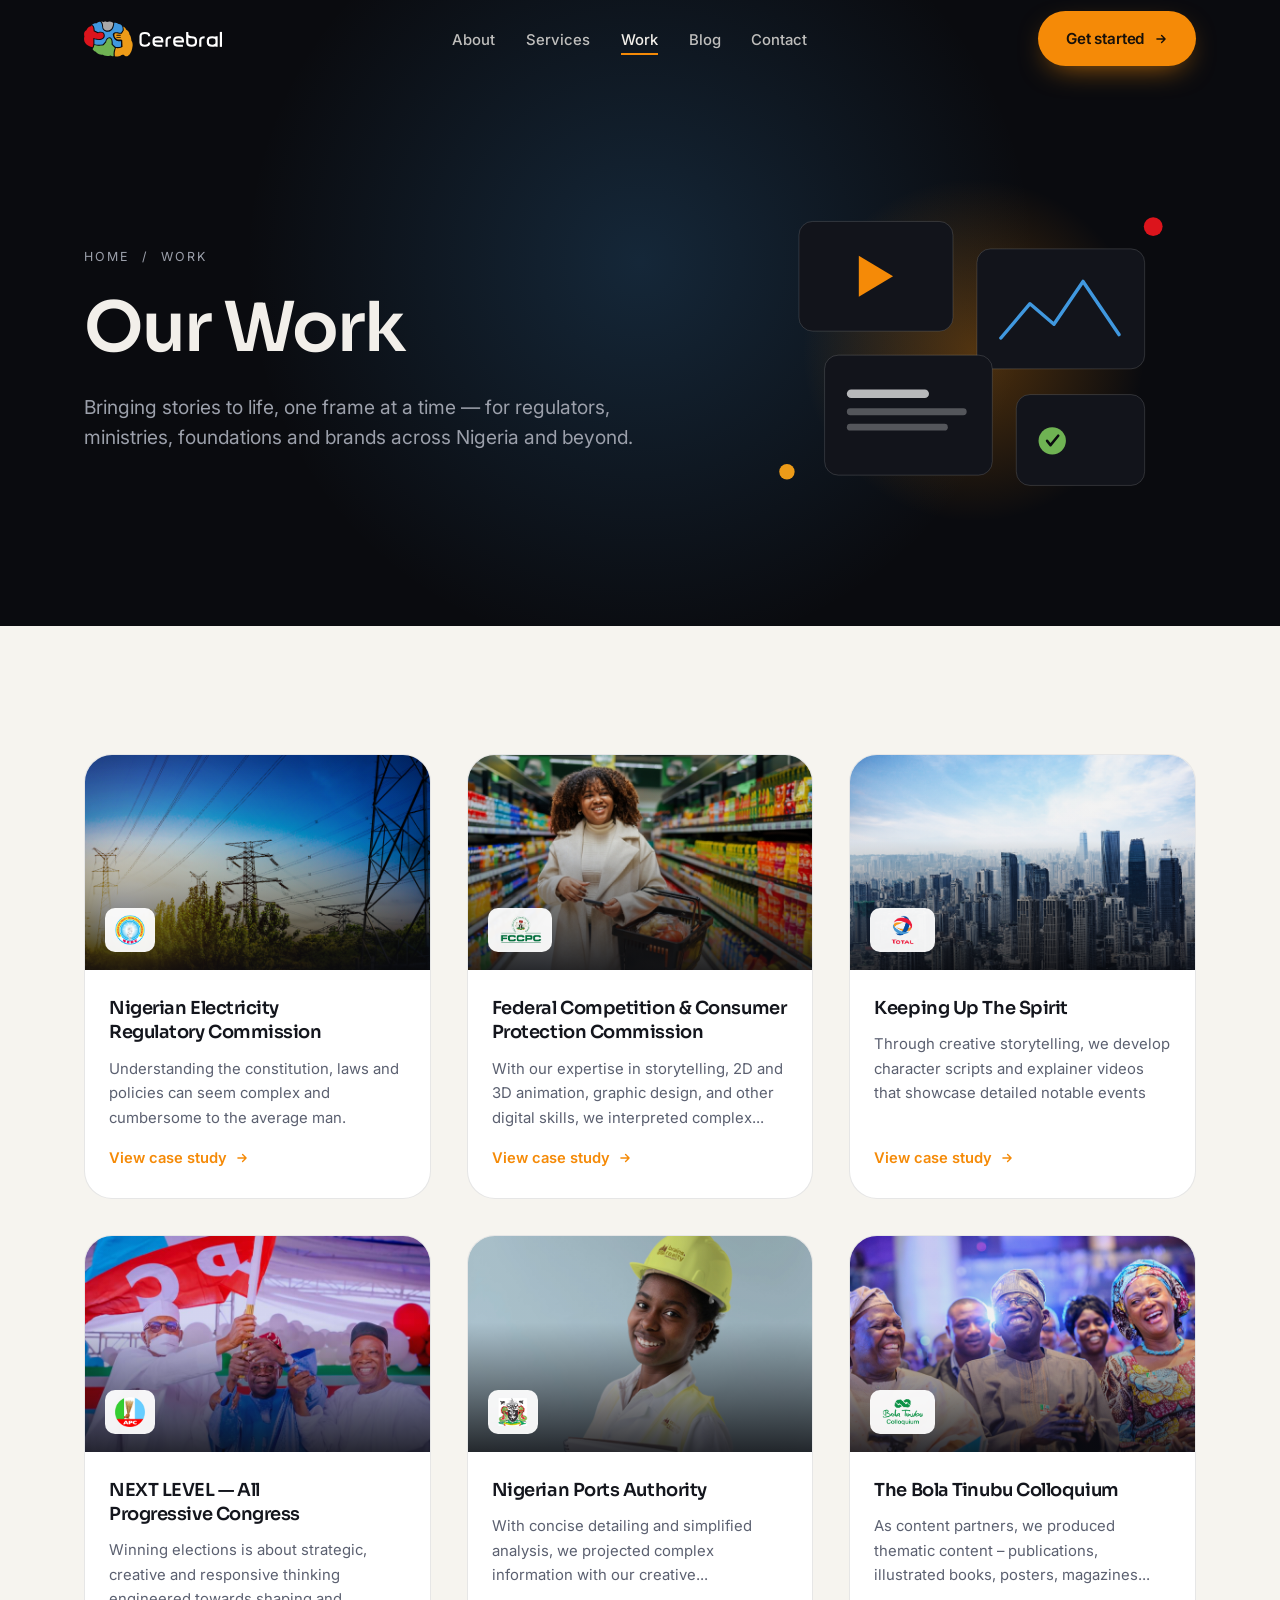
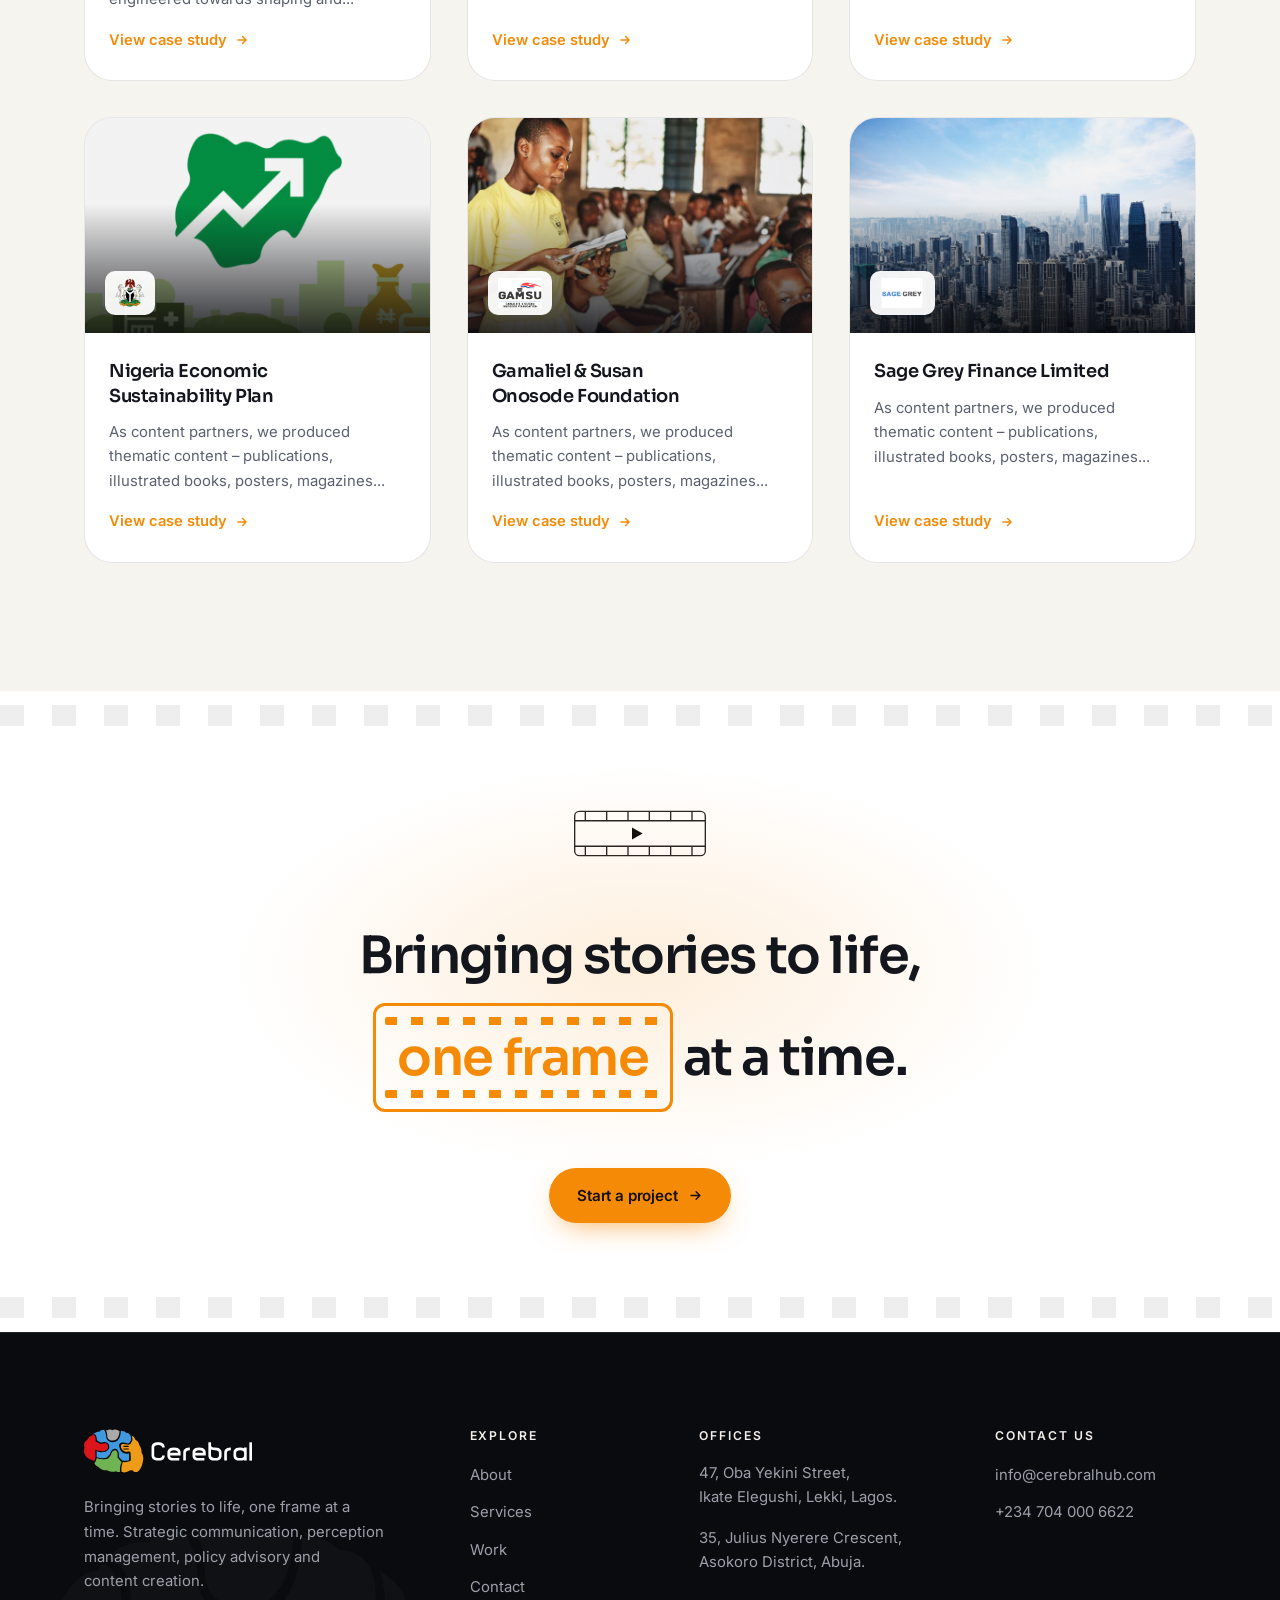
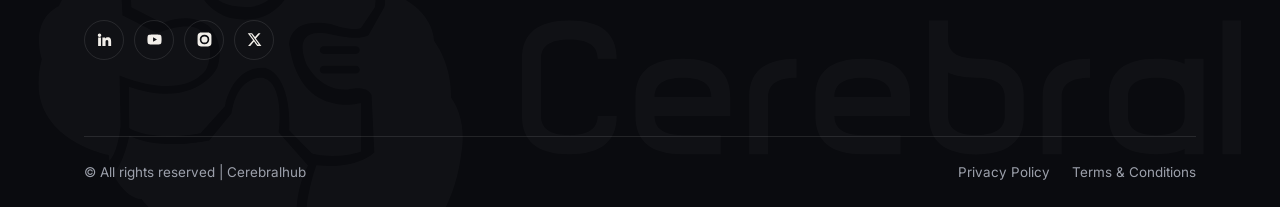
<file: work.html>
<!DOCTYPE html>
<html lang="en">
<head>
<meta charset="utf-8">
<meta name="viewport" content="width=device-width, initial-scale=1">

<title>Our Work | Cerebral Hub Case Studies</title>
<meta name="description" content="Case studies from Cerebral Hub — NERC, FCCPC, the Nigerian Ports Authority, Total, the Bola Tinubu Colloquium and more. See how we tell complex stories.">
<link rel="canonical" href="https://cerebralhub.com/work.html">
<meta name="robots" content="index, follow, max-image-preview:large, max-snippet:-1, max-video-preview:-1">
<meta name="author" content="Cerebral Hub">
<meta name="theme-color" content="#0A0B0F">

<!-- Open Graph -->
<meta property="og:type" content="website">
<meta property="og:site_name" content="Cerebral Hub">
<meta property="og:locale" content="en_NG">
<meta property="og:url" content="https://cerebralhub.com/work.html">
<meta property="og:title" content="Our Work | Cerebral Hub Case Studies">
<meta property="og:description" content="Case studies from Cerebral Hub — NERC, FCCPC, the Nigerian Ports Authority, Total, the Bola Tinubu Colloquium and more. See how we tell complex stories.">
<meta property="og:image" content="https://cerebralhub.com/assets/img/og-image.png">
<meta property="og:image:width" content="1200">
<meta property="og:image:height" content="630">
<meta property="og:image:alt" content="Cerebral Hub — bringing stories to life, one frame at a time">

<!-- Twitter -->
<meta name="twitter:card" content="summary_large_image">
<meta name="twitter:site" content="@CerebralHub">
<meta name="twitter:title" content="Our Work | Cerebral Hub Case Studies">
<meta name="twitter:description" content="Case studies from Cerebral Hub — NERC, FCCPC, the Nigerian Ports Authority, Total, the Bola Tinubu Colloquium and more. See how we tell complex stories.">
<meta name="twitter:image" content="https://cerebralhub.com/assets/img/og-image.png">

<!-- Icons -->
<link rel="icon" href="assets/img/favicon.svg" type="image/svg+xml">
<link rel="apple-touch-icon" href="assets/img/apple-touch-icon.png">

<link rel="preconnect" href="https://fonts.googleapis.com">
<link rel="preconnect" href="https://fonts.gstatic.com" crossorigin>
<link href="https://fonts.googleapis.com/css2?family=Inter:wght@400;500;600&family=Sora:wght@500;600;700&display=swap" rel="stylesheet">
<link rel="stylesheet" href="assets/css/styles.css">
<noscript><style>.reveal{opacity:1;transform:none}.faq__a{height:auto}</style></noscript>

<script type="application/ld+json">
{
  "@context": "https://schema.org",
  "@graph": [
    {
      "@type": "CollectionPage",
      "@id": "https://cerebralhub.com/work.html#webpage",
      "url": "https://cerebralhub.com/work.html",
      "name": "Our Work",
      "description": "Case studies from Cerebral Hub — NERC, FCCPC, the Nigerian Ports Authority, Total, the Bola Tinubu Colloquium and more. See how we tell complex stories.",
      "isPartOf": {
        "@id": "https://cerebralhub.com/#website"
      },
      "about": {
        "@id": "https://cerebralhub.com/#organization"
      },
      "primaryImageOfPage": {
        "@type": "ImageObject",
        "url": "https://cerebralhub.com/assets/img/og-image.png"
      },
      "inLanguage": "en"
    },
    {
      "@type": "BreadcrumbList",
      "itemListElement": [
        {
          "@type": "ListItem",
          "position": 1,
          "name": "Home",
          "item": "https://cerebralhub.com/"
        },
        {
          "@type": "ListItem",
          "position": 2,
          "name": "Work",
          "item": "https://cerebralhub.com/work.html"
        }
      ]
    },
    {
      "@type": "ItemList",
      "@id": "https://cerebralhub.com/work.html#casestudies",
      "itemListElement": [
        {
          "@type": "ListItem",
          "position": 1,
          "name": "Nigerian Electricity Regulatory Commission"
        },
        {
          "@type": "ListItem",
          "position": 2,
          "name": "Federal Competition & Consumer Protection Commission"
        },
        {
          "@type": "ListItem",
          "position": 3,
          "name": "Keeping Up The Spirit"
        },
        {
          "@type": "ListItem",
          "position": 4,
          "name": "NEXT LEVEL — All Progressive Congress"
        },
        {
          "@type": "ListItem",
          "position": 5,
          "name": "Nigerian Ports Authority"
        },
        {
          "@type": "ListItem",
          "position": 6,
          "name": "The Bola Tinubu Colloquium"
        },
        {
          "@type": "ListItem",
          "position": 7,
          "name": "Nigeria Economic Sustainability Plan"
        },
        {
          "@type": "ListItem",
          "position": 8,
          "name": "Gamaliel & Susan Onosode Foundation"
        },
        {
          "@type": "ListItem",
          "position": 9,
          "name": "Sage Grey Finance Limited"
        }
      ]
    }
  ]
}
</script>
</head>
<body>
<a class="skip-link" href="#main">Skip to content</a>

<header class="site-header">
  <div class="wrap nav">
    <a class="nav__logo" href="index.html" aria-label="Cerebral Hub — home">
      <img src="assets/img/logo-light.svg" alt="Cerebral Hub" width="138" height="37" decoding="async">
    </a>
    <nav aria-label="Primary">
      <ul class="nav__list">
        <li><a href="about.html">About</a></li>
        <li><a href="services.html">Services</a></li>
        <li><a href="work.html" aria-current="page">Work</a></li>
        <li><a href="https://medium.com/@cerebralhubit" target="_blank" rel="noopener">Blog</a></li>
        <li><a href="contact.html">Contact</a></li>
      </ul>
    </nav>
    <a class="btn btn--primary nav__cta" href="contact.html">
      Get started
      <svg width="14" height="14" viewBox="0 0 24 24" fill="none" stroke="currentColor" stroke-width="2.4" stroke-linecap="round" stroke-linejoin="round" aria-hidden="true"><path d="M5 12h14M13 6l6 6-6 6"/></svg>
    </a>
    <button class="nav__toggle" type="button" aria-expanded="false" aria-controls="mobile-nav" aria-label="Open menu"><span></span></button>
  </div>
  <div class="nav__drawer" id="mobile-nav">
    <ul>
      <li><a href="about.html">About</a></li>
      <li><a href="services.html">Services</a></li>
      <li><a href="work.html">Work</a></li>
      <li><a href="https://medium.com/@cerebralhubit" target="_blank" rel="noopener">Blog</a></li>
      <li><a href="contact.html">Contact</a></li>
    </ul>
    <a class="btn btn--primary" href="contact.html">Get started</a>
  </div>
</header>

<main id="main">

  <!-- ================= PAGE HERO ================= -->
  <section class="page-hero">
    <div class="wrap">
      <div class="page-hero__grid">
        <div class="reveal">
          <p class="crumb"><a href="index.html">Home</a> &nbsp;/&nbsp; Work</p>
          <h1 class="display">Our Work</h1>
          <p class="lede">Bringing stories to life, one frame at a time — for regulators, ministries, foundations and brands across Nigeria and beyond.</p>
        </div>
        <div class="reveal" data-delay="140">
          <img src="assets/img/illustrations/work-grid.svg" alt="Illustration of a portfolio of case studies" width="520" height="420" decoding="async">
        </div>
      </div>
    </div>
  </section>

  <!-- ================= CASE STUDIES ================= -->
  <section class="section cream">
    <div class="wrap">
      <div class="grid g-3">

        <article class="work-card reveal">
          <div class="work-card__media">
            <img class="shot" src="assets/client%20logo/NERC.png" alt="Nigerian Electricity Regulatory Commission project artwork" loading="lazy" decoding="async">
            <img class="work-card__logo" src="assets/client%20logo/NERC-Logo.png" alt="" aria-hidden="true" loading="lazy" decoding="async">
          </div>
          <div class="work-card__body">
            <h3>Nigerian Electricity Regulatory Commission</h3>
            <p>Understanding the constitution, laws and policies can seem complex and cumbersome to the average man.</p>
            <a class="link-arrow work-card__link" href="assets/pdfs/NERC.pdf" target="_blank" rel="noopener" aria-label="Open the Nigerian Electricity Regulatory Commission case study (PDF)">View case study
              <svg width="14" height="14" viewBox="0 0 24 24" fill="none" stroke="currentColor" stroke-width="2.4" stroke-linecap="round" stroke-linejoin="round" aria-hidden="true"><path d="M5 12h14M13 6l6 6-6 6"/></svg>
            </a>
          </div>
        </article>

        <article class="work-card reveal" data-delay="80">
          <div class="work-card__media">
            <img class="shot" src="assets/client%20logo/FCCPC.png" alt="Federal Competition &amp; Consumer Protection Commission project artwork" loading="lazy" decoding="async">
            <img class="work-card__logo" src="assets/client%20logo/FCCPC-Logo.png" alt="" aria-hidden="true" loading="lazy" decoding="async">
          </div>
          <div class="work-card__body">
            <h3>Federal Competition &amp; Consumer Protection Commission</h3>
            <p>With our expertise in storytelling, 2D and 3D animation, graphic design, and other digital skills, we interpreted complex...</p>
            <a class="link-arrow work-card__link" href="assets/pdfs/fccpc.pdf" target="_blank" rel="noopener" aria-label="Open the Federal Competition & Consumer Protection Commission case study (PDF)">View case study
              <svg width="14" height="14" viewBox="0 0 24 24" fill="none" stroke="currentColor" stroke-width="2.4" stroke-linecap="round" stroke-linejoin="round" aria-hidden="true"><path d="M5 12h14M13 6l6 6-6 6"/></svg>
            </a>
          </div>
        </article>

        <article class="work-card reveal" data-delay="160">
          <div class="work-card__media">
            <img class="shot" src="assets/client%20logo/Total.png" alt="Keeping Up The Spirit project artwork" loading="lazy" decoding="async">
            <img class="work-card__logo" src="assets/client%20logo/total-logo.png" alt="" aria-hidden="true" loading="lazy" decoding="async">
          </div>
          <div class="work-card__body">
            <h3>Keeping Up The Spirit</h3>
            <p>Through creative storytelling, we develop character scripts and explainer videos that showcase detailed notable events</p>
            <a class="link-arrow work-card__link" href="assets/pdfs/Total.pdf" target="_blank" rel="noopener" aria-label="Open the Keeping Up The Spirit case study (PDF)">View case study
              <svg width="14" height="14" viewBox="0 0 24 24" fill="none" stroke="currentColor" stroke-width="2.4" stroke-linecap="round" stroke-linejoin="round" aria-hidden="true"><path d="M5 12h14M13 6l6 6-6 6"/></svg>
            </a>
          </div>
        </article>

        <article class="work-card reveal">
          <div class="work-card__media">
            <img class="shot" src="assets/client%20logo/nextlevel.png" alt="NEXT LEVEL campaign artwork" loading="lazy" decoding="async">
            <img class="work-card__logo" src="assets/client%20logo/apcLogo.png" alt="" aria-hidden="true" loading="lazy" decoding="async">
          </div>
          <div class="work-card__body">
            <h3>NEXT LEVEL — All Progressive Congress</h3>
            <p>Winning elections is about strategic, creative and responsive thinking engineered towards shaping and...</p>
            <a class="link-arrow work-card__link" href="assets/pdfs/Total.pdf" target="_blank" rel="noopener" aria-label="Open the NEXT LEVEL — All Progressive Congress case study (PDF)">View case study
              <svg width="14" height="14" viewBox="0 0 24 24" fill="none" stroke="currentColor" stroke-width="2.4" stroke-linecap="round" stroke-linejoin="round" aria-hidden="true"><path d="M5 12h14M13 6l6 6-6 6"/></svg>
            </a>
          </div>
        </article>

        <article class="work-card reveal" data-delay="80">
          <div class="work-card__media">
            <img class="shot" src="assets/client%20logo/NPA.png" alt="Nigerian Ports Authority project artwork" loading="lazy" decoding="async">
            <img class="work-card__logo" src="assets/client%20logo/npa-logo.png" alt="" aria-hidden="true" loading="lazy" decoding="async">
          </div>
          <div class="work-card__body">
            <h3>Nigerian Ports Authority</h3>
            <p>With concise detailing and simplified analysis, we projected complex information with our creative...</p>
            <a class="link-arrow work-card__link" href="assets/pdfs/NPA.pdf" target="_blank" rel="noopener" aria-label="Open the Nigerian Ports Authority case study (PDF)">View case study
              <svg width="14" height="14" viewBox="0 0 24 24" fill="none" stroke="currentColor" stroke-width="2.4" stroke-linecap="round" stroke-linejoin="round" aria-hidden="true"><path d="M5 12h14M13 6l6 6-6 6"/></svg>
            </a>
          </div>
        </article>

        <article class="work-card reveal" data-delay="160">
          <div class="work-card__media">
            <img class="shot" src="assets/client%20logo/colloquim.png" alt="The Bola Tinubu Colloquium project artwork" loading="lazy" decoding="async">
            <img class="work-card__logo" src="assets/client%20logo/colloquim-logo.png" alt="" aria-hidden="true" loading="lazy" decoding="async">
          </div>
          <div class="work-card__body">
            <h3>The Bola Tinubu Colloquium</h3>
            <p>As content partners, we produced thematic content – publications, illustrated books, posters, magazines...</p>
            <a class="link-arrow work-card__link" href="assets/pdfs/Colloquium.pdf" target="_blank" rel="noopener" aria-label="Open the The Bola Tinubu Colloquium case study (PDF)">View case study
              <svg width="14" height="14" viewBox="0 0 24 24" fill="none" stroke="currentColor" stroke-width="2.4" stroke-linecap="round" stroke-linejoin="round" aria-hidden="true"><path d="M5 12h14M13 6l6 6-6 6"/></svg>
            </a>
          </div>
        </article>

        <article class="work-card reveal">
          <div class="work-card__media">
            <img class="shot" src="assets/client%20logo/nesp.png" alt="Nigeria Economic Sustainability Plan project artwork" loading="lazy" decoding="async">
            <img class="work-card__logo" src="assets/client%20logo/nesp-logo.png" alt="" aria-hidden="true" loading="lazy" decoding="async">
          </div>
          <div class="work-card__body">
            <h3>Nigeria Economic Sustainability Plan</h3>
            <p>As content partners, we produced thematic content – publications, illustrated books, posters, magazines...</p>
            <a class="link-arrow work-card__link" href="assets/pdfs/Colloquium.pdf" target="_blank" rel="noopener" aria-label="Open the Nigeria Economic Sustainability Plan case study (PDF)">View case study
              <svg width="14" height="14" viewBox="0 0 24 24" fill="none" stroke="currentColor" stroke-width="2.4" stroke-linecap="round" stroke-linejoin="round" aria-hidden="true"><path d="M5 12h14M13 6l6 6-6 6"/></svg>
            </a>
          </div>
        </article>

        <article class="work-card reveal" data-delay="80">
          <div class="work-card__media">
            <img class="shot" src="assets/client%20logo/gamsu.png" alt="Gamaliel &amp; Susan Onosode Foundation project artwork" loading="lazy" decoding="async">
            <img class="work-card__logo" src="assets/client%20logo/gamsu-logo.png" alt="" aria-hidden="true" loading="lazy" decoding="async">
          </div>
          <div class="work-card__body">
            <h3>Gamaliel &amp; Susan Onosode Foundation</h3>
            <p>As content partners, we produced thematic content – publications, illustrated books, posters, magazines...</p>
            <a class="link-arrow work-card__link" href="assets/pdfs/gamsu.pdf" target="_blank" rel="noopener" aria-label="Open the Gamaliel & Susan Onosode Foundation case study (PDF)">View case study
              <svg width="14" height="14" viewBox="0 0 24 24" fill="none" stroke="currentColor" stroke-width="2.4" stroke-linecap="round" stroke-linejoin="round" aria-hidden="true"><path d="M5 12h14M13 6l6 6-6 6"/></svg>
            </a>
          </div>
        </article>

        <article class="work-card reveal" data-delay="160">
          <div class="work-card__media">
            <img class="shot" src="assets/client%20logo/sage-grey.png" alt="Sage Grey Finance Limited project artwork" loading="lazy" decoding="async">
            <img class="work-card__logo" src="assets/client%20logo/sage-grey-logo.png" alt="" aria-hidden="true" loading="lazy" decoding="async">
          </div>
          <div class="work-card__body">
            <h3>Sage Grey Finance Limited</h3>
            <p>As content partners, we produced thematic content – publications, illustrated books, posters, magazines...</p>
            <a class="link-arrow work-card__link" href="assets/pdfs/sageGray.pdf" target="_blank" rel="noopener" aria-label="Open the Sage Grey Finance Limited case study (PDF)">View case study
              <svg width="14" height="14" viewBox="0 0 24 24" fill="none" stroke="currentColor" stroke-width="2.4" stroke-linecap="round" stroke-linejoin="round" aria-hidden="true"><path d="M5 12h14M13 6l6 6-6 6"/></svg>
            </a>
          </div>
        </article>

      </div>
    </div>
  </section>

  <!-- ================= BAND ================= -->
  <section class="band band--light">
    <div class="wrap band__inner">
      <img class="band__mark reveal" src="assets/img/illustrations/frames.svg" alt="" aria-hidden="true" decoding="async" loading="lazy">
      <h2 class="band__title reveal" data-delay="80">Bringing stories to life, <span class="filmword">one frame</span> at a time.</h2>
      <a class="btn btn--primary reveal" href="contact.html" data-delay="160">
        Start a project
        <svg width="15" height="15" viewBox="0 0 24 24" fill="none" stroke="currentColor" stroke-width="2.4" stroke-linecap="round" stroke-linejoin="round" aria-hidden="true"><path d="M5 12h14M13 6l6 6-6 6"/></svg>
      </a>
    </div>
  </section>

</main>

<footer class="site-footer footer">
  <img class="footer__watermark" src="assets/img/logo-watermark.svg" alt="" aria-hidden="true" decoding="async" loading="lazy">
  <div class="wrap footer__inner">
    <div class="footer__grid">
      <div>
        <img class="logo" src="assets/img/logo-light.svg" alt="Cerebral Hub" width="168" height="45" decoding="async" loading="lazy">
        <p>Bringing stories to life, one frame at a time. Strategic communication, perception management, policy advisory and content creation.</p>
        <div class="socials">
          <a href="https://www.linkedin.com/company/cerebral-hub/" target="_blank" rel="noopener" aria-label="Cerebral Hub on LinkedIn"><svg viewBox="0 0 24 24" aria-hidden="true"><path d="M4.98 3.5a2.5 2.5 0 1 1 0 5 2.5 2.5 0 0 1 0-5zM3 9h4v12H3zM9 9h3.8v1.7h.05a4.2 4.2 0 0 1 3.75-2c4 0 4.75 2.6 4.75 6V21h-4v-5.3c0-1.27-.02-2.9-1.8-2.9s-2.05 1.38-2.05 2.8V21H9z"/></svg></a>
          <a href="https://www.youtube.com/@cerebralhub" target="_blank" rel="noopener" aria-label="Cerebral Hub on YouTube"><svg viewBox="0 0 24 24" aria-hidden="true"><path d="M21.6 7.2a2.5 2.5 0 0 0-1.76-1.77C18.25 5 12 5 12 5s-6.25 0-7.84.43A2.5 2.5 0 0 0 2.4 7.2 26 26 0 0 0 2 12a26 26 0 0 0 .4 4.8 2.5 2.5 0 0 0 1.76 1.77C5.75 19 12 19 12 19s6.25 0 7.84-.43a2.5 2.5 0 0 0 1.76-1.77A26 26 0 0 0 22 12a26 26 0 0 0-.4-4.8zM10 15.2V8.8L15.5 12z"/></svg></a>
          <a href="https://www.instagram.com/cerebral.hub/profilecard/?igsh=ZmExZG0xdTJyZXY0" target="_blank" rel="noopener" aria-label="Cerebral Hub on Instagram"><svg viewBox="0 0 24 24" aria-hidden="true"><path d="M12 2.2c3.2 0 3.6 0 4.85.07 1.17.05 1.8.25 2.23.41.56.22.96.48 1.38.9s.68.82.9 1.38c.16.42.36 1.06.41 2.23.06 1.25.07 1.62.07 4.81s0 3.56-.07 4.81c-.05 1.17-.25 1.8-.41 2.23-.22.56-.48.96-.9 1.38s-.82.68-1.38.9c-.42.16-1.06.36-2.23.41-1.25.06-1.62.07-4.85.07s-3.6 0-4.85-.07c-1.17-.05-1.8-.25-2.23-.41a3.8 3.8 0 0 1-1.38-.9 3.8 3.8 0 0 1-.9-1.38c-.16-.42-.36-1.06-.41-2.23C2.21 15.56 2.2 15.19 2.2 12s0-3.56.07-4.81c.05-1.17.25-1.8.41-2.23.22-.56.48-.96.9-1.38s.82-.68 1.38-.9c.42-.16 1.06-.36 2.23-.41C8.44 2.21 8.8 2.2 12 2.2zm0 3.05A6.75 6.75 0 1 0 18.75 12 6.75 6.75 0 0 0 12 5.25zm0 11.13A4.38 4.38 0 1 1 16.38 12 4.38 4.38 0 0 1 12 16.38zM18.98 5a1.58 1.58 0 1 1-1.58-1.58A1.58 1.58 0 0 1 18.98 5z"/></svg></a>
          <a href="https://x.com/CerebralHub?t=PrVPHnKnXAzWJbGh0z0Kjw&amp;s=09" target="_blank" rel="noopener" aria-label="Cerebral Hub on X"><svg viewBox="0 0 24 24" aria-hidden="true"><path d="M17.53 3h3.02l-6.6 7.54L21.75 21h-5.9l-4.62-6.04L5.94 21H2.92l7.06-8.07L2.5 3h6.05l4.18 5.52zm-1.06 16.2h1.67L7.6 4.71H5.8z"/></svg></a>
        </div>
      </div>

      <div>
        <h4>Explore</h4>
        <ul class="footer__links">
          <li><a href="about.html">About</a></li>
          <li><a href="services.html">Services</a></li>
          <li><a href="work.html">Work</a></li>
          <li><a href="contact.html">Contact</a></li>
        </ul>
      </div>

      <div>
        <h4>Offices</h4>
        <div class="footer__addr">
          <p>47, Oba Yekini Street,<br>Ikate Elegushi, Lekki, Lagos.</p>
          <p>35, Julius Nyerere Crescent,<br>Asokoro District, Abuja.</p>
        </div>
      </div>

      <div>
        <h4>Contact Us</h4>
        <ul class="footer__links">
          <li><a href="mailto:info@cerebralhub.com">info@cerebralhub.com</a></li>
          <li><a href="tel:+2347040006622">+234 704 000 6622</a></li>
        </ul>
      </div>
    </div>

    <div class="footer__bar">
      <p>© All rights reserved | Cerebralhub</p>
      <nav aria-label="Legal">
        <a href="#">Privacy Policy</a>
        <a href="#">Terms &amp; Conditions</a>
      </nav>
    </div>
  </div>
</footer>

<script src="assets/js/main.js"></script>
</body>
</html>
</file>
<file: assets/css/styles.css>
/* ==========================================================================
   Cerebral Hub — Design System
   ========================================================================== */

/* --------------------------------------------------------------------------
   1. Tokens
   -------------------------------------------------------------------------- */
:root {
  /* Surfaces */
  --ink:        #0A0B0F;
  --ink-2:      #101219;
  --ink-3:      #171A23;
  --line-dark:  rgba(255, 255, 255, .10);

  --paper:      #FFFFFF;
  --cream:      #F6F4EF;
  --cream-2:    #EFEBE3;
  --line-light: rgba(10, 11, 15, .10);

  /* Type colours */
  --on-dark:        #F2EFEA;
  --on-dark-muted:  #9CA0AB;
  --on-light:       #14161D;
  --on-light-muted: #5B6070;

  /* Brand */
  --accent:      #F58A07;
  --accent-soft: #FFB25C;
  --accent-tint: rgba(245, 138, 7, .12);
  --blue:        #4098DF;
  --green:       #6FB353;
  --red:         #DC141C;
  --gold:        #ED9B18;

  /* Type */
  --font-display: "Sora", "Space Grotesk", "Poppins", ui-sans-serif, system-ui, sans-serif;
  --font-body:    "Inter", "Poppins", ui-sans-serif, system-ui, -apple-system, sans-serif;

  /* Space */
  --gutter: clamp(20px, 5vw, 64px);
  --section: clamp(72px, 10vw, 148px);
  --maxw: 1240px;

  /* Radii + motion */
  --r-sm: 8px;
  --r-md: 16px;
  --r-lg: 28px;
  --r-pill: 999px;
  --ease: cubic-bezier(.22, .61, .36, 1);
}

/* --------------------------------------------------------------------------
   2. Reset & base
   -------------------------------------------------------------------------- */
*, *::before, *::after { box-sizing: border-box; }

html {
  -webkit-text-size-adjust: 100%;
  scroll-behavior: smooth;
  scroll-padding-top: 96px;
}

body {
  margin: 0;
  font-family: var(--font-body);
  font-size: 16px;
  line-height: 1.65;
  color: var(--on-light);
  background: var(--paper);
  -webkit-font-smoothing: antialiased;
  -moz-osx-font-smoothing: grayscale;
  overflow-x: hidden;
}

img, svg, video, iframe { display: block; max-width: 100%; }
img { height: auto; }

a { color: inherit; text-decoration: none; }

h1, h2, h3, h4 {
  font-family: var(--font-display);
  font-weight: 600;
  line-height: 1.18;
  letter-spacing: -.025em;
  margin: 0;
  text-wrap: balance;
}

p { margin: 0; text-wrap: pretty; }

button { font: inherit; color: inherit; border: 0; background: none; cursor: pointer; }

::selection { background: var(--accent); color: #fff; }

:focus-visible {
  outline: 2px solid var(--accent);
  outline-offset: 3px;
  border-radius: 4px;
}

.sr-only {
  position: absolute;
  width: 1px; height: 1px;
  padding: 0; margin: -1px;
  overflow: hidden;
  clip: rect(0 0 0 0);
  clip-path: inset(50%);
  white-space: nowrap;
  border: 0;
}

.skip-link {
  position: absolute;
  left: -9999px;
  top: 12px;
  z-index: 200;
  background: var(--accent);
  color: #fff;
  padding: 10px 18px;
  border-radius: var(--r-pill);
}
.skip-link:focus { left: 16px; }

/* --------------------------------------------------------------------------
   3. Layout primitives
   -------------------------------------------------------------------------- */
.wrap {
  width: 100%;
  max-width: var(--maxw);
  margin-inline: auto;
  padding-inline: var(--gutter);
}

.section { padding-block: var(--section); }
.section--tight { padding-block: clamp(56px, 7vw, 96px); }

.dark  { background: var(--ink);   color: var(--on-dark); }
.dark-2 { background: var(--ink-2); color: var(--on-dark); }
.cream { background: var(--cream); color: var(--on-light); }
.paper { background: var(--paper); color: var(--on-light); }

.dark p, .dark-2 p { color: var(--on-dark-muted); }
.cream p, .paper p { color: var(--on-light-muted); }

.grid { display: grid; gap: clamp(20px, 3vw, 36px); }
.g-2 { grid-template-columns: repeat(2, minmax(0, 1fr)); }
.g-3 { grid-template-columns: repeat(3, minmax(0, 1fr)); }
.g-4 { grid-template-columns: repeat(4, minmax(0, 1fr)); }

/* --------------------------------------------------------------------------
   4. Typography helpers
   -------------------------------------------------------------------------- */
.display {
  font-family: var(--font-display);
  font-weight: 600;
  font-size: clamp(2.55rem, 6.6vw, 5.1rem);
  line-height: 1.08;
  letter-spacing: -.035em;
}

.h2 { font-size: clamp(1.9rem, 4vw, 3.15rem); }
.h3 { font-size: clamp(1.25rem, 1.9vw, 1.6rem); letter-spacing: -.015em; }

.lede {
  font-size: clamp(1.05rem, 1.5vw, 1.3rem);
  line-height: 1.6;
  max-width: 58ch;
}

.eyebrow {
  display: inline-flex;
  align-items: center;
  gap: 10px;
  font-family: var(--font-body);
  font-size: .74rem;
  font-weight: 600;
  letter-spacing: .18em;
  text-transform: uppercase;
  color: var(--accent);
  margin-bottom: 20px;
}
.eyebrow::before {
  content: "";
  width: 26px;
  height: 1px;
  background: currentColor;
  opacity: .7;
}

.accent { color: var(--accent); }

.stroke-text {
  color: transparent;
  -webkit-text-stroke: 1px rgba(242, 239, 234, .38);
}

/* --------------------------------------------------------------------------
   5. Buttons
   -------------------------------------------------------------------------- */
.btn {
  display: inline-flex;
  align-items: center;
  gap: 10px;
  padding: 15px 28px;
  border-radius: var(--r-pill);
  font-weight: 600;
  font-size: .95rem;
  letter-spacing: -.01em;
  transition: transform .35s var(--ease), background-color .3s, color .3s, border-color .3s, box-shadow .3s;
  will-change: transform;
}
.btn svg { transition: transform .35s var(--ease); }
.btn:hover { transform: translateY(-2px); }
.btn:hover svg { transform: translateX(4px); }

.btn--primary {
  background: var(--accent);
  color: #16100A;
  box-shadow: 0 10px 30px -12px rgba(245, 138, 7, .8);
}
.btn--primary:hover { background: var(--accent-soft); }

.btn--ghost {
  border: 1px solid var(--line-dark);
  color: var(--on-dark);
}
.btn--ghost:hover { background: rgba(255, 255, 255, .07); border-color: rgba(255,255,255,.28); }

.btn--dark {
  background: var(--ink);
  color: var(--on-dark);
}
.btn--dark:hover { background: var(--ink-3); }

.btn--outline-dark {
  border: 1px solid var(--line-light);
  color: var(--on-light);
}
.btn--outline-dark:hover { background: rgba(10,11,15,.05); }

.link-arrow {
  display: inline-flex;
  align-items: center;
  gap: 8px;
  font-weight: 600;
  font-size: .92rem;
  color: var(--accent);
}
.link-arrow svg { transition: transform .35s var(--ease); }
.link-arrow:hover svg { transform: translateX(5px); }

/* --------------------------------------------------------------------------
   6. Header / navigation
   -------------------------------------------------------------------------- */
.site-header {
  position: fixed;
  inset: 0 0 auto 0;
  z-index: 100;
  transition: background-color .4s var(--ease), border-color .4s, backdrop-filter .4s;
  border-bottom: 1px solid transparent;
}
.site-header.is-stuck {
  background: rgba(10, 11, 15, .82);
  backdrop-filter: saturate(160%) blur(14px);
  -webkit-backdrop-filter: saturate(160%) blur(14px);
  border-bottom-color: var(--line-dark);
}

.nav {
  display: flex;
  align-items: center;
  justify-content: space-between;
  gap: 24px;
  height: 78px;
}

.nav__logo img { width: 138px; }

.nav__list {
  display: flex;
  align-items: center;
  gap: clamp(18px, 2.4vw, 34px);
  list-style: none;
  margin: 0;
  padding: 0;
}
.nav__list a {
  position: relative;
  font-size: .93rem;
  font-weight: 500;
  color: var(--on-dark);
  opacity: .78;
  padding-block: 6px;
  transition: opacity .25s;
}
.nav__list a::after {
  content: "";
  position: absolute;
  left: 0; bottom: 0;
  width: 100%;
  height: 1.5px;
  background: var(--accent);
  transform: scaleX(0);
  transform-origin: right;
  transition: transform .38s var(--ease);
}
.nav__list a:hover { opacity: 1; }
.nav__list a:hover::after,
.nav__list a[aria-current="page"]::after { transform: scaleX(1); transform-origin: left; }
.nav__list a[aria-current="page"] { opacity: 1; }

.nav__cta { display: inline-flex; }

.nav__toggle {
  display: none;
  width: 44px; height: 44px;
  align-items: center;
  justify-content: center;
  border-radius: var(--r-pill);
  border: 1px solid var(--line-dark);
}
.nav__toggle span {
  position: relative;
  display: block;
  width: 18px; height: 1.6px;
  background: var(--on-dark);
  transition: background-color .2s;
}
.nav__toggle span::before,
.nav__toggle span::after {
  content: "";
  position: absolute;
  left: 0;
  width: 18px; height: 1.6px;
  background: var(--on-dark);
  transition: transform .35s var(--ease);
}
.nav__toggle span::before { top: -6px; }
.nav__toggle span::after  { top: 6px; }
.nav__toggle[aria-expanded="true"] span { background: transparent; }
.nav__toggle[aria-expanded="true"] span::before { transform: translateY(6px) rotate(45deg); }
.nav__toggle[aria-expanded="true"] span::after  { transform: translateY(-6px) rotate(-45deg); }

.nav__drawer {
  position: fixed;
  inset: 78px 0 auto 0;
  background: var(--ink);
  border-bottom: 1px solid var(--line-dark);
  padding: 8px var(--gutter) 32px;
  display: none;
}
.nav__drawer.is-open { display: block; animation: drawerIn .35s var(--ease); }
@keyframes drawerIn { from { opacity: 0; transform: translateY(-10px); } to { opacity: 1; transform: none; } }
.nav__drawer ul { list-style: none; margin: 0; padding: 0; }
.nav__drawer a {
  display: block;
  padding: 16px 0;
  font-family: var(--font-display);
  font-size: 1.5rem;
  color: var(--on-dark);
  border-bottom: 1px solid var(--line-dark);
}
.nav__drawer .btn { margin-top: 24px; width: 100%; justify-content: center; }

/* --------------------------------------------------------------------------
   7. Hero
   -------------------------------------------------------------------------- */
.hero {
  position: relative;
  background: var(--ink);
  color: var(--on-dark);
  padding-top: clamp(124px, 15vw, 178px);
  padding-bottom: clamp(52px, 6vw, 78px);
  overflow: hidden;
}
.hero::before {
  content: "";
  position: absolute;
  top: -26%; right: -14%;
  width: min(720px, 76vw);
  aspect-ratio: 1;
  background: radial-gradient(circle at 50% 50%, rgba(245,138,7,.26), rgba(245,138,7,0) 62%);
  filter: blur(12px);
  pointer-events: none;
}
.hero::after {
  content: "";
  position: absolute;
  inset: 0;
  background-image:
    linear-gradient(rgba(255,255,255,.03) 1px, transparent 1px),
    linear-gradient(90deg, rgba(255,255,255,.03) 1px, transparent 1px);
  background-size: 72px 72px;
  mask-image: radial-gradient(ellipse 80% 80% at 68% 34%, #000 22%, transparent 74%);
  -webkit-mask-image: radial-gradient(ellipse 80% 80% at 68% 34%, #000 22%, transparent 74%);
  pointer-events: none;
}
.hero > * { position: relative; z-index: 1; }

/* soft brand-colour blobs drifting behind the type */
.hero__blobs { position: absolute; inset: 0; z-index: 0; pointer-events: none; overflow: hidden; }
.hero__blobs span {
  position: absolute;
  border-radius: 50%;
  filter: blur(90px);
  opacity: .2;
  animation: drift 22s ease-in-out infinite;
}
.hero__blobs span:nth-child(1) { width: 30vw; min-width: 260px; aspect-ratio: 1; left: -4%; top: 18%;  background: var(--blue);   animation-delay: -2s; }
.hero__blobs span:nth-child(2) { width: 26vw; min-width: 220px; aspect-ratio: 1; right: 2%; top: 6%;   background: var(--accent); animation-delay: -9s; opacity: .28; }
.hero__blobs span:nth-child(3) { width: 20vw; min-width: 180px; aspect-ratio: 1; left: 16%; bottom: 4%; background: var(--green); animation-delay: -15s; opacity: .14; }
.hero__blobs span:nth-child(4) { width: 15vw; min-width: 140px; aspect-ratio: 1; right: 26%; bottom: 2%; background: var(--red);  animation-delay: -6s; opacity: .11; }
@keyframes drift {
  0%, 100% { transform: translate3d(0, 0, 0) scale(1); }
  33%      { transform: translate3d(3%, -6%, 0) scale(1.08); }
  66%      { transform: translate3d(-4%, 4%, 0) scale(.94); }
}

/* split layout — copy left, orbit right */
.hero__grid {
  display: grid;
  grid-template-columns: minmax(0, 1.2fr) minmax(0, .8fr);
  align-items: center;
  gap: clamp(30px, 5vw, 76px);
}
.hero__copy { max-width: 660px; }

/* pill badge instead of the plain eyebrow */
.hero__badge {
  display: inline-flex;
  align-items: center;
  gap: 10px;
  padding: 9px 18px 9px 14px;
  margin-bottom: clamp(20px, 2.6vw, 30px);
  border-radius: var(--r-pill);
  border: 1px solid rgba(255, 255, 255, .16);
  background: rgba(255, 255, 255, .05);
  backdrop-filter: blur(8px);
  -webkit-backdrop-filter: blur(8px);
  font-size: .72rem;
  font-weight: 600;
  letter-spacing: .16em;
  text-transform: uppercase;
  white-space: nowrap;
  color: var(--on-dark);
}
.hero__badge i {
  flex: none;
  width: 7px; height: 7px;
  border-radius: 50%;
  background: var(--accent);
  box-shadow: 0 0 0 4px rgba(245, 138, 7, .2);
  animation: pulse 2.4s infinite;
}

.hero h1 {
  font-size: clamp(2.4rem, 4.05vw, 3.8rem);
  line-height: 1.16;
  margin-bottom: 22px;
  text-wrap: balance;
  overflow-wrap: break-word;
}

/* hand-drawn underline under the accent word */
.hero__mark { position: relative; display: inline-block; color: var(--accent); }
.hero__mark svg {
  position: absolute;
  left: -1%; bottom: -.17em;
  width: 102%;
  height: .26em;
  overflow: visible;
}
.hero__mark svg path {
  fill: none;
  stroke: var(--accent);
  stroke-width: 6;
  stroke-linecap: round;
  stroke-dasharray: 640;
  stroke-dashoffset: 640;
  animation: draw 1.5s .5s var(--ease) forwards;
}
@keyframes draw { to { stroke-dashoffset: 0; } }

.hero .lede {
  color: var(--on-dark-muted);
  margin: 0 0 34px;
  max-width: 44ch;
  font-size: clamp(1.03rem, 1.35vw, 1.22rem);
}

.hero__actions { display: flex; flex-wrap: wrap; gap: 14px; align-items: center; }

/* orbit visual */
.hero__visual {
  position: relative;
  justify-self: center;
  width: 100%;
  max-width: 520px;
  aspect-ratio: 1;
}
.hero__visual::before {
  content: "";
  position: absolute;
  inset: 6%;
  border-radius: 50%;
  background: radial-gradient(circle at 50% 50%, rgba(245,138,7,.22), rgba(245,138,7,0) 66%);
  pointer-events: none;
}
.hero__orbit {
  position: relative;
  width: 100%;
  height: auto;
  animation: hover-slow 12s ease-in-out infinite;
}
@keyframes hover-slow {
  0%, 100% { transform: translateY(-8px); }
  50%      { transform: translateY(8px); }
}

.hero__chip {
  position: absolute;
  z-index: 2;
  padding: 9px 16px;
  border-radius: var(--r-pill);
  border: 1px solid rgba(255, 255, 255, .14);
  background: rgba(16, 18, 25, .78);
  backdrop-filter: blur(10px);
  -webkit-backdrop-filter: blur(10px);
  font-family: var(--font-display);
  font-size: clamp(.72rem, .88vw, .84rem);
  font-weight: 500;
  letter-spacing: .06em;
  text-transform: uppercase;
  white-space: nowrap;
  color: var(--on-dark);
  box-shadow: 0 18px 40px -24px rgba(0, 0, 0, .9);
}
.hero__chip--one { left: -4%;  top: 16%;  animation: hover-slow 9s ease-in-out infinite reverse; }
.hero__chip--two { right: -2%; bottom: 18%; animation: hover-slow 11s 1.2s ease-in-out infinite; }

/* proof bar — replaces the old scrolling service strip */
.hero__proof {
  display: grid;
  grid-template-columns: repeat(3, minmax(0, 1fr));
  gap: clamp(16px, 2vw, 30px);
  margin: clamp(46px, 6vw, 82px) 0 0;
  padding: clamp(26px, 3vw, 38px) 0 0;
  border-top: 1px solid var(--line-dark);
  list-style: none;
}
.hero__proof li { display: flex; flex-direction: column; gap: 8px; }
.hero__proof li + li {
  padding-left: clamp(16px, 2vw, 30px);
  border-left: 1px solid var(--line-dark);
}
.hero__proof strong {
  font-family: var(--font-display);
  font-weight: 600;
  font-size: clamp(1.65rem, 2.7vw, 2.5rem);
  line-height: 1;
  letter-spacing: -.035em;
  color: var(--on-dark);
}
.hero__proof li:nth-child(odd) strong { color: var(--accent); }
.hero__proof strong span { font: inherit; color: inherit; letter-spacing: inherit; }
.hero__proof > li > span {
  font-size: .84rem;
  line-height: 1.5;
  color: var(--on-dark-muted);
  max-width: 24ch;
}

/* Video frame */
.video-frame {
  position: relative;
  border-radius: var(--r-lg);
  overflow: hidden;
  border: 1px solid var(--line-dark);
  background: var(--ink-3);
  box-shadow: 0 50px 90px -50px rgba(0, 0, 0, .95);
}
.video-frame::before {
  content: "";
  display: block;
  padding-top: 56.25%;
}
.video-frame iframe {
  position: absolute;
  inset: 0;
  width: 100%; height: 100%;
  border: 0;
}
.video-frame__badge {
  position: absolute;
  z-index: 2;
  left: 18px; bottom: 18px;
  display: inline-flex;
  align-items: center;
  gap: 8px;
  padding: 8px 14px;
  border-radius: var(--r-pill);
  background: rgba(10, 11, 15, .72);
  backdrop-filter: blur(8px);
  font-size: .74rem;
  letter-spacing: .12em;
  text-transform: uppercase;
  color: var(--on-dark);
  pointer-events: none;
}
.video-frame__badge i {
  width: 7px; height: 7px;
  border-radius: 50%;
  background: var(--red);
  animation: pulse 1.8s infinite;
}
@keyframes pulse { 0%,100% { opacity: 1; } 50% { opacity: .25; } }

/* --------------------------------------------------------------------------
   7b. Reel — the showreel and the statement, on white
   -------------------------------------------------------------------------- */
.reel {
  position: relative;
  background: var(--paper);
  color: var(--on-light);
  padding-block: clamp(66px, 8.4vw, 120px);
  overflow: hidden;
}
/* film perforations along the top and bottom edge of the section */
.reel::before,
.reel::after {
  content: "";
  position: absolute;
  left: 0; right: 0;
  height: clamp(9px, 1.05vw, 13px);
  background:
    repeating-linear-gradient(90deg,
      rgba(10, 11, 15, .055) 0 clamp(14px, 1.7vw, 21px),
      transparent clamp(14px, 1.7vw, 21px) clamp(32px, 3.9vw, 48px));
  -webkit-mask-image: linear-gradient(90deg, transparent, #000 12%, #000 88%, transparent);
  mask-image: linear-gradient(90deg, transparent, #000 12%, #000 88%, transparent);
  pointer-events: none;
}
.reel::before { top: 16px; }
.reel::after  { bottom: 16px; }

.reel__inner { position: relative; z-index: 1; }

.reel__glow {
  position: absolute;
  left: 62%; top: 58%;
  width: min(1150px, 132vw);
  aspect-ratio: 2 / 1;
  transform: translate(-50%, -50%);
  background: radial-gradient(ellipse at 50% 50%, rgba(245, 138, 7, .13), rgba(245, 138, 7, 0) 66%);
  pointer-events: none;
  z-index: 0;
}

/* head row — statement left, supporting note + CTA right */
.reel__head {
  display: grid;
  grid-template-columns: minmax(0, 1.18fr) minmax(0, .82fr);
  gap: clamp(26px, 4vw, 64px);
  align-items: end;
  padding-bottom: clamp(28px, 3.4vw, 44px);
  margin-bottom: clamp(30px, 3.8vw, 50px);
  border-bottom: 1px solid var(--line-light);
}

.reel__title {
  font-size: clamp(1.7rem, 3.8vw, 2.95rem);
  line-height: 1.72;
  letter-spacing: -.028em;
  max-width: 21ch;
  margin: 0;
  color: var(--on-light);
}

.reel__aside p {
  font-size: 1rem;
  max-width: 42ch;
  margin-bottom: clamp(20px, 2.4vw, 26px);
  color: var(--on-light-muted);
}

.reel__stage {
  position: relative;
  margin-inline: auto;
}
.reel__stage::before {
  content: "";
  position: absolute;
  inset: -5% -3%;
  border-radius: 44px;
  background: radial-gradient(ellipse at 50% 50%, rgba(245, 138, 7, .16), transparent 70%);
  pointer-events: none;
}

/* the frame reads as a printed still on the white ground */
.reel .video-frame {
  border-color: rgba(10, 11, 15, .14);
  background: var(--cream-2);
  box-shadow: 0 44px 80px -44px rgba(10, 11, 15, .5);
}

/* a word set inside a drawn film frame — works on any background */
.filmword {
  position: relative;
  display: inline-block;
  padding: .5em .42em;
  border: 3px solid currentColor;
  border-radius: 12px;
  line-height: 1;
  color: var(--accent);
}
.filmword::before,
.filmword::after {
  content: "";
  position: absolute;
  left: 9px; right: 9px;
  height: clamp(5px, .62vw, 8px);
  border-radius: 2px;
  background: repeating-linear-gradient(90deg,
    currentColor 0 clamp(8px, .95vw, 12px),
    transparent clamp(8px, .95vw, 12px) clamp(18px, 2.1vw, 26px));
}
.filmword::before { top: clamp(7px, .85vw, 11px); }
.filmword::after  { bottom: clamp(7px, .85vw, 11px); }

/* --------------------------------------------------------------------------
   8. Page hero (inner pages)
   -------------------------------------------------------------------------- */
.page-hero {
  position: relative;
  background: var(--ink);
  color: var(--on-dark);
  padding-top: clamp(126px, 15vw, 170px);
  padding-bottom: clamp(56px, 8vw, 96px);
  overflow: hidden;
}
.page-hero::before {
  content: "";
  position: absolute;
  left: 50%; top: -30%;
  width: min(900px, 110vw);
  aspect-ratio: 1;
  transform: translateX(-50%);
  background: radial-gradient(circle, rgba(64,152,223,.20), rgba(64,152,223,0) 62%);
  pointer-events: none;
}
.page-hero > * { position: relative; z-index: 1; }
.page-hero__grid {
  display: grid;
  grid-template-columns: 1.15fr .85fr;
  gap: clamp(32px, 5vw, 72px);
  align-items: center;
}
.page-hero h1 {
  font-size: clamp(2.375rem, 0.31rem + 5.02vw, 4.3rem);
  line-height: 1.14;
  letter-spacing: -.032em;
  text-wrap: balance;
  overflow-wrap: break-word;
  hyphens: manual;
}
.page-hero .lede { color: var(--on-dark-muted); margin-top: 24px; }

.crumb {
  font-size: .78rem;
  letter-spacing: .16em;
  text-transform: uppercase;
  color: var(--on-dark-muted);
  margin-bottom: 22px;
}
.crumb a:hover { color: var(--accent); }

/* --------------------------------------------------------------------------
   9. Section headers
   -------------------------------------------------------------------------- */
.sec-head {
  display: grid;
  grid-template-columns: 1fr auto;
  gap: 24px;
  align-items: end;
  margin-bottom: clamp(36px, 5vw, 64px);
}
.sec-head p { margin-top: 16px; max-width: 52ch; }

/* --------------------------------------------------------------------------
   10. Process — numbered timeline rail
   -------------------------------------------------------------------------- */
.process { position: relative; overflow: hidden; }
.process::before {
  content: "";
  position: absolute;
  right: -8%; top: -14%;
  width: min(560px, 62vw);
  aspect-ratio: 1;
  background: radial-gradient(circle at 50% 50%, rgba(245, 138, 7, .10), rgba(245, 138, 7, 0) 64%);
  pointer-events: none;
}
.process > .wrap { position: relative; z-index: 1; }

.rail {
  --rail-gap: clamp(26px, 3.2vw, 56px);
  list-style: none;
  margin: 0;
  padding: 0;
  display: grid;
  grid-template-columns: repeat(3, minmax(0, 1fr));
  gap: var(--rail-gap);
}

.rail__item { position: relative; }

/* marker + the dashed track running to the next step */
.rail__top {
  display: flex;
  align-items: center;
  gap: clamp(10px, 1.2vw, 16px);
  margin-bottom: clamp(22px, 2.6vw, 32px);
}

.rail__num {
  flex: none;
  width: clamp(50px, 4.8vw, 62px);
  aspect-ratio: 1;
  display: grid;
  place-items: center;
  border-radius: 50%;
  background: var(--paper);
  border: 1px solid var(--line-light);
  font-family: var(--font-display);
  font-weight: 600;
  font-size: clamp(.95rem, 1.1vw, 1.08rem);
  letter-spacing: .01em;
  color: var(--on-light);
  box-shadow: 0 18px 32px -24px rgba(10, 11, 15, .55);
  transition: background-color .45s var(--ease), color .45s, border-color .45s, transform .5s var(--ease), box-shadow .5s var(--ease);
}

.rail__line {
  position: relative;
  flex: 1;
  height: 1px;
  margin-right: calc(var(--rail-gap) * -1);
  background: repeating-linear-gradient(90deg,
    rgba(10, 11, 15, .26) 0 7px,
    transparent 7px 15px);
}
.rail__line::after {
  content: "";
  position: absolute;
  right: 1px; top: 50%;
  width: 7px; height: 7px;
  border-top: 1px solid rgba(10, 11, 15, .34);
  border-right: 1px solid rgba(10, 11, 15, .34);
  transform: translateY(-50%) rotate(45deg);
}
.rail__item:last-child .rail__line { display: none; }

.rail__label {
  display: inline-flex;
  align-items: center;
  gap: 8px;
  font-size: .7rem;
  font-weight: 600;
  letter-spacing: .2em;
  text-transform: uppercase;
  color: var(--accent);
  margin-bottom: 12px;
}
.rail__label::before {
  content: "";
  width: 18px; height: 1px;
  background: currentColor;
}

.rail__body h3 { margin-bottom: 12px; max-width: 18ch; }
.rail__body p { font-size: .96rem; max-width: 36ch; color: var(--on-light-muted); }

.rail__art {
  flex: none;
  box-sizing: border-box;
  width: clamp(44px, 4.1vw, 52px);
  height: auto;
  padding: 7px;
  border-radius: 15px;
  background: var(--paper);
  border: 1px solid var(--line-light);
  transition: transform .55s var(--ease), border-color .4s;
}
.rail__item:hover .rail__art { border-color: rgba(10, 11, 15, .18); }

.rail__item:hover .rail__num {
  background: var(--accent);
  border-color: transparent;
  color: #16100A;
  transform: translateY(-4px);
  box-shadow: 0 22px 34px -20px rgba(245, 138, 7, .7);
}
.rail__item:hover .rail__art { transform: translateY(-5px) rotate(-4deg); }

/* --------------------------------------------------------------------------
   11. Statement band
   -------------------------------------------------------------------------- */
.band {
  position: relative;
  background: var(--ink-2);
  color: var(--on-dark);
  padding-block: clamp(64px, 8.5vw, 118px);
  overflow: hidden;
  text-align: center;
}
.band::before,
.band::after {
  content: "";
  position: absolute;
  left: 0; right: 0;
  height: clamp(14px, 1.7vw, 21px);
  background:
    repeating-linear-gradient(90deg,
      rgba(255, 255, 255, .05) 0 clamp(16px, 1.9vw, 24px),
      transparent clamp(16px, 1.9vw, 24px) clamp(34px, 4.1vw, 52px));
  pointer-events: none;
}
.band::before { top: 14px; }
.band::after  { bottom: 14px; }

.band__inner { position: relative; z-index: 1; }
.band__inner::before {
  content: "";
  position: absolute;
  left: 50%; top: 40%;
  width: min(900px, 120vw);
  aspect-ratio: 2 / 1;
  transform: translate(-50%, -50%);
  background: radial-gradient(ellipse at 50% 50%, rgba(245, 138, 7, .22), transparent 64%);
  pointer-events: none;
  z-index: -1;
}

.band__mark {
  width: clamp(96px, 11vw, 148px);
  margin: 0 auto clamp(26px, 3.4vw, 42px);
  opacity: .5;
  filter: invert(1);
}

.band__title {
  font-size: clamp(1.7rem, 4.2vw, 3.2rem);
  line-height: 1.85;
  letter-spacing: -.028em;
  max-width: 20ch;
  margin: 0 auto clamp(34px, 4.4vw, 56px);
  color: var(--on-dark);
}

/* light variant — white background (Work page) */
.band--light {
  background: var(--paper);
  color: var(--on-light);
}
.band--light::before,
.band--light::after {
  background:
    repeating-linear-gradient(90deg,
      rgba(10, 11, 15, .07) 0 clamp(16px, 1.9vw, 24px),
      transparent clamp(16px, 1.9vw, 24px) clamp(34px, 4.1vw, 52px));
}
.band--light .band__inner::before {
  background: radial-gradient(ellipse at 50% 50%, rgba(245, 138, 7, .14), transparent 64%);
}
.band--light .band__mark { filter: none; opacity: .32; }
.band--light .band__title { color: var(--on-light); }

/* --------------------------------------------------------------------------
   12. Marquee (client logos)
   -------------------------------------------------------------------------- */
.marquee {
  overflow: hidden;
  -webkit-mask-image: linear-gradient(90deg, transparent, #000 8%, #000 92%, transparent);
  mask-image: linear-gradient(90deg, transparent, #000 8%, #000 92%, transparent);
}
.marquee__track {
  display: flex;
  align-items: center;
  gap: clamp(44px, 6vw, 88px);
  width: max-content;
  animation: marquee 38s linear infinite;
}
.marquee:hover .marquee__track { animation-play-state: paused; }
@keyframes marquee { to { transform: translateX(-50%); } }
.marquee img {
  height: clamp(42px, 5vw, 58px);
  width: auto;
  object-fit: contain;
  opacity: .92;
  transition: opacity .4s, transform .4s var(--ease);
}
.marquee img:hover { opacity: 1; transform: translateY(-3px); }

/* --------------------------------------------------------------------------
   13. Feature cards ("Why choose")
   -------------------------------------------------------------------------- */
.feature {
  position: relative;
  padding: 34px 30px;
  border-radius: var(--r-lg);
  background: var(--paper);
  border: 1px solid var(--line-light);
  transition: transform .5s var(--ease), box-shadow .5s var(--ease), border-color .4s;
  overflow: hidden;
}
.feature:hover {
  transform: translateY(-6px);
  border-color: rgba(10, 11, 15, .16);
  box-shadow: 0 30px 60px -40px rgba(10, 11, 15, .45);
}
.feature__art { width: 64px; height: 64px; margin-bottom: 24px; }
.feature h3 { margin-bottom: 12px; color: var(--on-light); }
.feature p { font-size: .95rem; color: var(--on-light-muted); }

/* --------------------------------------------------------------------------
   13b. Reasons — "Why choose Cerebral Hub?"
   -------------------------------------------------------------------------- */
.reasons {
  display: grid;
  grid-template-columns: .92fr 1.08fr;
  gap: clamp(32px, 5vw, 84px);
  align-items: start;
}

.reasons__aside h2 { margin-bottom: 20px; }
.reasons__aside p { max-width: 42ch; margin-bottom: 30px; }
.reasons__aside .btn { margin-bottom: clamp(28px, 4vw, 44px); }
.reasons__aside img {
  width: 100%;
  border-radius: var(--r-lg);
  border: 1px solid var(--line-light);
}

.reasons__list {
  list-style: none;
  margin: 0;
  padding: 0;
  counter-reset: reason;
}

.reason {
  position: relative;
  display: grid;
  grid-template-columns: auto 1fr;
  gap: clamp(18px, 2.4vw, 30px);
  align-items: start;
  padding: clamp(24px, 3vw, 34px) 0;
  border-top: 1px solid var(--line-light);
  transition: padding-left .45s var(--ease);
}
.reason:last-child { border-bottom: 1px solid var(--line-light); }
.reason::before {
  counter-increment: reason;
  content: "0" counter(reason);
  position: absolute;
  right: 0; top: clamp(24px, 3vw, 34px);
  font-family: var(--font-display);
  font-size: .78rem;
  font-weight: 600;
  letter-spacing: .16em;
  color: var(--on-light-muted);
  opacity: .5;
  transition: color .35s, opacity .35s;
}
.reason:hover { padding-left: 12px; }
.reason:hover::before { color: var(--accent); opacity: 1; }

.reason__art {
  width: clamp(52px, 5vw, 64px);
  height: clamp(52px, 5vw, 64px);
  flex: none;
}
.reason h3 {
  font-size: clamp(1.08rem, 1.55vw, 1.35rem);
  margin-bottom: 10px;
  color: var(--on-light);
  padding-right: 42px;
}
.reason p { font-size: .96rem; max-width: 52ch; }

/* --------------------------------------------------------------------------
   14. Services
   -------------------------------------------------------------------------- */
.service {
  display: grid;
  grid-template-columns: 1fr 1fr;
  gap: clamp(28px, 5vw, 72px);
  align-items: center;
  padding-block: clamp(44px, 6vw, 80px);
  border-top: 1px solid var(--line-light);
}
.service:first-of-type { border-top: 0; padding-top: 0; }
.service:nth-child(even) .service__media { order: -1; }

.service__index {
  font-family: var(--font-display);
  font-size: .8rem;
  font-weight: 600;
  letter-spacing: .2em;
  color: var(--accent);
  display: block;
  margin-bottom: 18px;
}
.service h2 {
  font-size: clamp(1.5rem, 2.7vw, 2.3rem);
  margin-bottom: 18px;
  letter-spacing: -.02em;
}
.service p { font-size: 1rem; max-width: 54ch; }

.service__media {
  border-radius: var(--r-lg);
  overflow: hidden;
  background: var(--cream-2);
  border: 1px solid var(--line-light);
}
.service__media svg,
.service__media img {
  width: 100%;
  height: auto;
  display: block;
  aspect-ratio: 2087 / 1718;
  object-fit: cover;
  transition: transform .8s var(--ease);
}
.service:hover .service__media img { transform: scale(1.03); }

/* --------------------------------------------------------------------------
   15. Work cards
   -------------------------------------------------------------------------- */
.work-card {
  position: relative;
  display: flex;
  flex-direction: column;
  border-radius: var(--r-lg);
  overflow: hidden;
  background: var(--paper);
  border: 1px solid var(--line-light);
  transition: transform .55s var(--ease), box-shadow .55s var(--ease), border-color .4s;
}
.work-card:hover {
  transform: translateY(-8px);
  border-color: rgba(10, 11, 15, .16);
  box-shadow: 0 36px 70px -46px rgba(10, 11, 15, .5);
}

.work-card__media {
  position: relative;
  aspect-ratio: 16 / 10;
  overflow: hidden;
  background: var(--cream-2);
}
.work-card__media img.shot {
  width: 100%; height: 100%;
  object-fit: cover;
  transition: transform .8s var(--ease), filter .5s;
}
.work-card:hover .work-card__media img.shot { transform: scale(1.06); }
.work-card__media::after {
  content: "";
  position: absolute; inset: 0;
  background: linear-gradient(to top, rgba(10,11,15,.85), rgba(10,11,15,.05) 60%);
}
.work-card__logo {
  position: absolute;
  z-index: 2;
  left: 20px; bottom: 18px;
  height: 44px;
  width: auto;
  max-width: 60%;
  object-fit: contain;
  background: rgba(255,255,255,.94);
  border-radius: 10px;
  padding: 7px 10px;
}

.work-card__body { padding: 26px 24px 28px; display: flex; flex-direction: column; gap: 12px; flex: 1; }
.work-card__body h3 { font-size: 1.12rem; color: var(--on-light); line-height: 1.35; }
.work-card__body p { font-size: .93rem; flex: 1; color: var(--on-light-muted); }

/* whole card is one click target, anchored on the case-study link */
.work-card__link::after {
  content: "";
  position: absolute;
  inset: 0;
  z-index: 4;
}
.work-card:hover .work-card__link svg { transform: translateX(5px); }
.work-card:focus-within {
  border-color: rgba(10, 11, 15, .16);
  box-shadow: 0 36px 70px -46px rgba(10, 11, 15, .5);
}
.work-card__link:focus-visible::after { outline: 2px solid var(--accent); outline-offset: -4px; border-radius: var(--r-lg); }

.work-card__body .link-arrow { margin-top: 4px; }

/* --------------------------------------------------------------------------
   16. Stats
   -------------------------------------------------------------------------- */
.stat {
  padding: 30px 26px;
  border-radius: var(--r-md);
  border: 1px solid var(--line-light);
  background: var(--cream);
}
.stat strong {
  display: block;
  font-family: var(--font-display);
  font-size: clamp(2.3rem, 4.4vw, 3.4rem);
  line-height: 1;
  letter-spacing: -.035em;
  color: var(--accent);
  margin-bottom: 12px;
}
.stat span { font-size: .93rem; color: var(--on-light-muted); }

/* --------------------------------------------------------------------------
   17. FAQ accordion
   -------------------------------------------------------------------------- */
.faq { border-top: 1px solid var(--line-light); }
.faq__item { border-bottom: 1px solid var(--line-light); }
.faq__q {
  width: 100%;
  display: flex;
  align-items: center;
  justify-content: space-between;
  gap: 24px;
  text-align: left;
  padding: 26px 0;
  font-family: var(--font-display);
  font-size: clamp(1.02rem, 1.6vw, 1.25rem);
  font-weight: 600;
  letter-spacing: -.015em;
  color: var(--on-light);
  transition: color .3s;
}
.faq__q:hover { color: var(--accent); }
.faq__icon {
  flex: none;
  width: 34px; height: 34px;
  border-radius: 50%;
  border: 1px solid var(--line-light);
  display: grid;
  place-items: center;
  transition: transform .4s var(--ease), background-color .3s, border-color .3s;
}
.faq__icon::before, .faq__icon::after {
  content: "";
  position: absolute;
  width: 12px; height: 1.6px;
  background: currentColor;
  transition: transform .4s var(--ease);
}
.faq__icon { position: relative; }
.faq__icon::after { transform: rotate(90deg); }
.faq__item.is-open .faq__icon { background: var(--accent); border-color: var(--accent); color: #fff; }
.faq__item.is-open .faq__icon::after { transform: rotate(0deg); }

.faq__a {
  overflow: hidden;
  height: 0;
  transition: height .42s var(--ease);
}
.faq__a > div { padding-bottom: 28px; max-width: 68ch; }
.faq__a p { font-size: .98rem; }

/* --------------------------------------------------------------------------
   18. Contact
   -------------------------------------------------------------------------- */
.contact-grid {
  display: grid;
  grid-template-columns: 1.1fr .9fr;
  gap: clamp(32px, 5vw, 72px);
  align-items: start;
}

.form-card {
  color: var(--on-light);
  background: var(--paper);
  border: 1px solid var(--line-light);
  border-radius: var(--r-lg);
  padding: clamp(26px, 3.4vw, 44px);
  box-shadow: 0 40px 80px -60px rgba(10,11,15,.5);
}
.form-card h2, .form-card h3 { color: var(--on-light); }
.form-card > p, .form-card p:not(.form-status) { color: var(--on-light-muted); }

.field { margin-bottom: 18px; }
.field label {
  display: block;
  font-size: .78rem;
  font-weight: 600;
  letter-spacing: .1em;
  text-transform: uppercase;
  color: var(--on-light-muted);
  margin-bottom: 8px;
}
.field input, .field textarea {
  width: 100%;
  font: inherit;
  color: var(--on-light);
  background: var(--cream);
  border: 1px solid transparent;
  border-radius: var(--r-sm);
  padding: 14px 16px;
  transition: border-color .3s, background-color .3s;
}
.field input:focus, .field textarea:focus {
  outline: none;
  background: var(--paper);
  border-color: var(--accent);
}
.field textarea { min-height: 148px; resize: vertical; }
.field-row { display: grid; grid-template-columns: 1fr 1fr; gap: 18px; }
.form-card .btn { width: 100%; justify-content: center; margin-top: 8px; }
.form-note { font-size: .84rem; color: var(--on-light-muted); margin-top: 14px; text-align: center; }
.form-status { font-size: .9rem; margin-top: 14px; color: var(--accent); min-height: 1.2em; }
.form-status.is-ok { color: var(--green); font-weight: 600; }
.form-status.is-error { color: var(--red); font-weight: 600; }
.contact-form button[type="submit"][disabled] { opacity: .6; pointer-events: none; }

.info-block { padding: 26px 0; border-bottom: 1px solid var(--line-light); }
.info-block:first-child { padding-top: 0; }
.info-block h3 {
  letter-spacing: .16em;
  text-transform: uppercase;
  color: var(--accent);
  margin-bottom: 16px;
  font-family: var(--font-body);
  font-weight: 600;
  font-size: .78rem;
}
.info-block p, .info-block a { font-size: 1rem; color: var(--on-light-muted); }
.info-block a:hover { color: var(--accent); }
.info-block p + p { margin-top: 12px; }
.info-block .socials a { border-color: var(--line-light); }
.info-block .socials svg { color: var(--on-light); }
.info-block .socials a:hover svg { color: #16100A; }

/* --------------------------------------------------------------------------
   19. CTA block
   -------------------------------------------------------------------------- */
.cta {
  position: relative;
  border-radius: var(--r-lg);
  background: var(--cream);
  border: 1px solid var(--line-light);
  color: var(--on-light);
  padding: clamp(38px, 6vw, 76px);
  overflow: hidden;
  text-align: center;
}
.cta::before {
  content: "";
  position: absolute;
  left: 50%; top: -60%;
  width: 120%; aspect-ratio: 2;
  transform: translateX(-50%);
  background: radial-gradient(ellipse at 50% 50%, rgba(245, 138, 7, .16), transparent 62%);
}
.cta > * { position: relative; z-index: 1; }
.cta h2 { margin-bottom: 18px; color: var(--on-light); }
.cta p { color: var(--on-light-muted); }
.cta p { margin-inline: auto; margin-bottom: 32px; }
.cta__actions { display: flex; flex-wrap: wrap; gap: 14px; justify-content: center; }

/* --------------------------------------------------------------------------
   20. Footer
   -------------------------------------------------------------------------- */
.site-footer {
  position: relative;
  background: var(--ink);
  color: var(--on-dark);
  border-top: 1px solid var(--line-dark);
  padding-top: clamp(60px, 7.5vw, 100px);
  overflow: hidden;
  isolation: isolate;
}

.footer__watermark {
  position: absolute;
  left: 50%;
  bottom: -8%;
  transform: translateX(-50%);
  width: min(1240px, 94vw);
  max-width: none;
  opacity: .022;
  pointer-events: none;
  user-select: none;
  z-index: -1;
}

.footer__inner { position: relative; z-index: 1; }

.footer__grid {
  display: grid;
  grid-template-columns: 1.5fr .8fr 1.1fr .9fr;
  gap: clamp(28px, 4vw, 60px);
  padding-bottom: clamp(48px, 6vw, 76px);
}
.footer__grid img.logo { width: 168px; margin-bottom: 22px; }
.footer h4 {
  font-family: var(--font-body);
  font-size: .76rem;
  font-weight: 600;
  letter-spacing: .16em;
  text-transform: uppercase;
  color: var(--on-dark);
  margin: 0 0 18px;
}
.footer__grid p, .footer__grid a { font-size: .93rem; color: var(--on-dark-muted); }
.footer__grid a:hover { color: var(--accent); }
.footer__links { list-style: none; margin: 0; padding: 0; display: grid; gap: 11px; }
.footer__addr { display: grid; gap: 16px; margin-bottom: 20px; }

.socials { display: flex; gap: 10px; margin-top: 26px; }
.socials a {
  width: 40px; height: 40px;
  display: grid;
  place-items: center;
  border-radius: 50%;
  border: 1px solid var(--line-dark);
  transition: background-color .3s, border-color .3s, transform .3s var(--ease);
}
.socials a:hover { background: var(--accent); border-color: var(--accent); transform: translateY(-3px); }
.socials svg { width: 17px; height: 17px; fill: currentColor; color: var(--on-dark); }
.socials a:hover svg { color: #16100A; }

.footer__bar {
  border-top: 1px solid var(--line-dark);
  padding-block: 24px;
  display: flex;
  flex-wrap: wrap;
  gap: 14px 26px;
  align-items: center;
  justify-content: space-between;
  font-size: .84rem;
  color: var(--on-dark-muted);
}
.footer__bar a:hover { color: var(--accent); }
.footer__bar nav { display: flex; gap: 22px; flex-wrap: wrap; }

/* --------------------------------------------------------------------------
   21. Scroll reveal
   -------------------------------------------------------------------------- */
.reveal {
  opacity: 0;
  transform: translateY(22px);
  transition: opacity .8s var(--ease), transform .8s var(--ease);
}
.reveal.is-in { opacity: 1; transform: none; }

/* --------------------------------------------------------------------------
   22. Responsive
   -------------------------------------------------------------------------- */
/* ≥1600px — keep the measure sane on very wide screens */
@media (min-width: 1600px) {
  :root { --maxw: 1340px; }
}

/* laptops / small desktops */
@media (max-width: 1200px) {
  .reasons { gap: clamp(28px, 4vw, 56px); }
  .reel__title, .band__title { max-width: 22ch; }
}

/* tablets landscape */
@media (max-width: 1024px) {
  :root { --section: clamp(64px, 9vw, 104px); }
  .page-hero__grid,
  .contact-grid,
  .reasons { grid-template-columns: 1fr; }
  .page-hero__grid > div:last-child img { max-width: 460px; margin-inline: auto; }
  .g-4 { grid-template-columns: repeat(2, minmax(0, 1fr)); }
  .reasons__aside img { max-width: 520px; }
  .footer__grid { grid-template-columns: 1fr 1fr; }
  .service, .service:nth-child(even) .service__media { grid-template-columns: 1fr; order: 0; }
  .service__media { order: -1 !important; max-width: 560px; }
  .hero__grid { gap: clamp(24px, 3.6vw, 44px); }
  .hero__visual { max-width: 430px; }
  .reel__head { align-items: start; }
}

/* tablets portrait — nav collapses here */
@media (max-width: 900px) {
  .nav__list, .nav__cta { display: none; }
  .nav__toggle { display: inline-flex; }
  .g-3 { grid-template-columns: repeat(2, minmax(0, 1fr)); }
  .work-card__body { padding: 22px 20px 24px; }

  /* hero stacks: copy above the orbit visual */
  .hero { padding-top: clamp(112px, 16vw, 148px); text-align: center; }
  .hero__grid { grid-template-columns: 1fr; justify-items: center; }
  .hero__copy { max-width: min(560px, 100%); }
  .hero__badge { font-size: .68rem; letter-spacing: .13em; }
  .hero .lede { margin-inline: auto; }
  .hero__actions { justify-content: center; }
  .hero__visual { max-width: min(400px, 82vw); }
  .hero__proof {
    grid-template-columns: repeat(2, minmax(0, 1fr));
    row-gap: clamp(22px, 4vw, 30px);
    text-align: left;
  }
  .hero__proof li + li { padding-left: 0; border-left: 0; }
  .hero__proof li:nth-child(even) {
    padding-left: clamp(16px, 3vw, 26px);
    border-left: 1px solid var(--line-dark);
  }

  /* the rail turns vertical */
  .rail { --rail-gap: clamp(28px, 4vw, 42px); grid-template-columns: 1fr; }
  .rail__item {
    display: grid;
    grid-template-columns: auto minmax(0, 1fr);
    column-gap: clamp(18px, 3vw, 28px);
  }
  .rail__top {
    flex-direction: column;
    align-items: center;
    align-self: stretch;
    gap: 12px;
    margin-bottom: 0;
  }
  .rail__art { order: -1; margin-bottom: 2px; }
  .rail__line {
    width: 1px; height: auto;
    margin-right: 0;
    margin-bottom: calc(var(--rail-gap) * -1);
    background: repeating-linear-gradient(180deg,
      rgba(10, 11, 15, .26) 0 7px,
      transparent 7px 15px);
  }
  .rail__line::after { display: none; }
  .rail__body p { max-width: 52ch; }

  /* inner-page banner scales down with the viewport */
  .page-hero { padding-top: clamp(108px, 16vw, 148px); padding-bottom: clamp(48px, 8vw, 84px); }
  .page-hero .lede { margin-top: 18px; }
}

/* large phones / small tablets */
@media (max-width: 768px) {
  .reel__head { grid-template-columns: 1fr; align-items: start; }
  .reel__title { max-width: 24ch; }
  .sec-head { grid-template-columns: 1fr; align-items: start; }
  .cta { padding: clamp(32px, 7vw, 52px) clamp(22px, 5vw, 40px); }
  .form-card { padding: clamp(24px, 5vw, 34px); }
}

/* phones */
@media (max-width: 660px) {
  :root { --section: clamp(56px, 12vw, 80px); }
  .g-2, .g-3, .g-4 { grid-template-columns: 1fr; }
  .footer__grid { grid-template-columns: 1fr; }
  .field-row { grid-template-columns: 1fr; }
  .reason { grid-template-columns: 1fr; gap: 14px; }
  .reason::before { position: static; display: block; margin-bottom: 4px; }
  .reason:hover { padding-left: 0; }
  .reason h3 { padding-right: 0; }
  .footer__bar { flex-direction: column; align-items: flex-start; }
  .footer__watermark { width: 150%; bottom: -4%; opacity: .03; }
  .eyebrow::before { display: none; }
  .hero__badge { letter-spacing: .12em; font-size: .68rem; padding: 8px 14px 8px 12px; }
  .hero__chip { font-size: .66rem; padding: 7px 13px; }
  .hero h1 { font-size: clamp(1.9rem, 1.62rem + 1.89vw, 2.4rem); line-height: 1.2; }
  .hero__actions .btn--ghost { display: none; }
  .reveal { transition-duration: .55s; }
  .page-hero h1 { font-size: clamp(1.55rem, 0.78rem + 3.86vw, 2.375rem); line-height: 1.18; letter-spacing: -.024em; }
  .page-hero .lede { max-width: 46ch; }
  .crumb { font-size: .7rem; letter-spacing: .12em; margin-bottom: 16px; }
}

/* small phones */
@media (max-width: 480px) {
  :root { --gutter: 18px; }
  .hero { padding-top: 108px; padding-bottom: 54px; }
  .hero .lede, .lede { font-size: 1rem; }
  .hero__actions { width: 100%; }
  .hero__actions .btn { flex: 1 1 100%; justify-content: center; }
  .btn { padding: 13px 22px; font-size: .9rem; }
  .sec-head .btn { width: 100%; justify-content: center; }
  .cta__actions .btn, .reel__aside .btn { width: 100%; justify-content: center; }
  .video-frame { border-radius: var(--r-md); }
  .reel__title, .band__title { line-height: 2; }
  .filmword { border-width: 2px; }
  .socials a { width: 38px; height: 38px; }
  .marquee img { height: 38px; }
  .work-card__logo { height: 36px; left: 14px; bottom: 14px; }
  .nav { height: 68px; }
  .nav__logo img { width: 118px; }
  .nav__drawer { inset-block-start: 68px; }
  .nav__drawer a { font-size: 1.3rem; padding: 14px 0; }
  .rail__num { width: 48px; font-size: .92rem; }
  .hero__proof { grid-template-columns: 1fr; row-gap: 0; }
  .hero__proof li:nth-child(even) { padding-left: 0; border-left: 0; }
  .hero__proof li + li {
    margin-top: 18px;
    padding-top: 18px;
    border-top: 1px solid var(--line-dark);
  }
  .hero__proof span { max-width: none; }
  .faq__q { font-size: 1rem; gap: 14px; }
  .page-hero { padding-top: 100px; padding-bottom: 44px; }
  .page-hero h1 { line-height: 1.2; }
  .page-hero .lede { font-size: .98rem; margin-top: 14px; }
  .page-hero__grid { gap: 28px; }
  .page-hero__grid > div:last-child img { max-width: min(320px, 76vw); }
}

/* very small phones */
@media (max-width: 400px) {
  .hero__badge { font-size: .6rem; letter-spacing: .09em; padding: 7px 13px 7px 10px; }
}

@media (max-width: 360px) {
  .display { font-size: clamp(1.9rem, 9vw, 2.3rem); }
  .page-hero h1 { line-height: 1.22; }
  .page-hero .lede { font-size: .94rem; }
  .h2 { font-size: 1.6rem; }
  .nav__logo img { width: 108px; }
}

/* short landscape phones — stop the hero eating the screen */
@media (max-height: 520px) and (orientation: landscape) {
  .hero { padding-top: 104px; padding-bottom: 56px; }
  .hero__visual { max-width: 300px; }
  .page-hero { padding-top: 104px; padding-bottom: 52px; }
  .page-hero h1 { font-size: clamp(1.9rem, 4.4vw, 2.6rem); }
}

@media (prefers-reduced-motion: reduce) {
  *, *::before, *::after {
    animation-duration: .001ms !important;
    animation-iteration-count: 1 !important;
    transition-duration: .001ms !important;
    scroll-behavior: auto !important;
  }
  .reveal { opacity: 1; transform: none; }
}

/* --------------------------------------------------------------------------
   23b. Leadership feature — dark editorial band
   -------------------------------------------------------------------------- */
.lead { position: relative; overflow: hidden; }
.lead__glow {
  position: absolute;
  right: -10%; top: -30%;
  width: min(760px, 80vw);
  aspect-ratio: 1;
  background: radial-gradient(circle at 50% 50%, rgba(245, 138, 7, .2), rgba(245, 138, 7, 0) 62%);
  pointer-events: none;
}
.lead::after {
  content: "";
  position: absolute;
  inset: 0;
  background-image:
    linear-gradient(rgba(255,255,255,.026) 1px, transparent 1px),
    linear-gradient(90deg, rgba(255,255,255,.026) 1px, transparent 1px);
  background-size: 72px 72px;
  mask-image: radial-gradient(ellipse 70% 80% at 22% 50%, #000 12%, transparent 72%);
  -webkit-mask-image: radial-gradient(ellipse 70% 80% at 22% 50%, #000 12%, transparent 72%);
  pointer-events: none;
}

.lead__inner {
  position: relative;
  z-index: 1;
  display: grid;
  grid-template-columns: minmax(0, .76fr) minmax(0, 1.24fr);
  gap: clamp(34px, 5.4vw, 84px);
  align-items: center;
}

.lead__media { position: relative; max-width: 340px; }
.lead__media::before {
  content: "";
  position: absolute;
  inset: 20px -20px -20px 20px;
  border-radius: var(--r-lg);
  border: 2px solid var(--accent);
  opacity: .5;
  transition: inset .55s var(--ease), opacity .4s;
}
.lead__media:hover::before { inset: 14px -24px -24px 14px; opacity: .8; }

.lead__portrait {
  position: relative;
  z-index: 1;
  border-radius: var(--r-lg);
  overflow: hidden;
  aspect-ratio: 202 / 251;
  background: var(--cream);
  border: 1px solid rgba(255, 255, 255, .12);
}
.lead__portrait img {
  display: block;
  width: 100%; height: 100%;
  object-fit: cover;
  object-position: 50% 20%;
}

.lead__tag {
  position: absolute;
  z-index: 2;
  left: 18px; bottom: 16px;
  padding: 9px 16px;
  border-radius: var(--r-pill);
  border: 1px solid rgba(255, 255, 255, .16);
  background: rgba(10, 11, 15, .72);
  backdrop-filter: blur(8px);
  -webkit-backdrop-filter: blur(8px);
  font-size: .7rem;
  font-weight: 600;
  letter-spacing: .18em;
  text-transform: uppercase;
  color: var(--on-dark);
}

.lead__name {
  font-size: clamp(2rem, 3.5vw, 3.05rem);
  margin-bottom: clamp(18px, 2.2vw, 26px);
  color: var(--on-dark);
}

.lead__statement {
  font-family: var(--font-display);
  font-weight: 500;
  font-size: clamp(1.18rem, 1.85vw, 1.62rem);
  line-height: 1.38;
  letter-spacing: -.02em;
  color: var(--on-dark) !important;
  border-left: 2px solid var(--accent);
  padding-left: clamp(16px, 1.8vw, 24px);
  max-width: 34ch;
  margin-bottom: clamp(20px, 2.4vw, 28px);
}

.lead__body > p { max-width: 58ch; }
.lead__body .btn { margin-top: clamp(26px, 3.2vw, 38px); }

.lead__chips {
  display: flex;
  flex-wrap: wrap;
  gap: 10px;
  list-style: none;
  margin: clamp(22px, 2.8vw, 30px) 0 clamp(26px, 3.2vw, 36px);
  padding: 0;
}
.lead__chips li {
  padding: 8px 15px;
  border-radius: var(--r-pill);
  border: 1px solid var(--line-dark);
  background: rgba(255, 255, 255, .04);
  font-size: .74rem;
  font-weight: 600;
  letter-spacing: .1em;
  text-transform: uppercase;
  color: var(--on-dark-muted);
}

@media (max-width: 900px) {
  .lead__inner { grid-template-columns: 1fr; gap: clamp(42px, 7vw, 60px); }
  .lead__media { max-width: min(280px, 74vw); margin-right: 24px; }
  .lead__statement { max-width: none; }
}

@media (max-width: 480px) {
  .lead__media { max-width: min(230px, 68vw); margin-right: 20px; }
  .lead__chips li { font-size: .68rem; padding: 7px 13px; letter-spacing: .08em; }
  .lead .btn { width: 100%; justify-content: center; }
}

/* --------------------------------------------------------------------------
   23. Leadership — Managing Director card + profile page
   -------------------------------------------------------------------------- */
.leader {
  display: grid;
  grid-template-columns: minmax(170px, 216px) 1fr;
  gap: clamp(26px, 4.5vw, 64px);
  align-items: center;
  padding: clamp(22px, 3vw, 40px);
  border-radius: var(--r-lg);
  background: var(--paper);
  border: 1px solid var(--line-light);
  color: var(--on-light);
  transition: transform .55s var(--ease), box-shadow .55s var(--ease), border-color .4s;
}
.leader:hover {
  transform: translateY(-6px);
  border-color: rgba(10, 11, 15, .16);
  box-shadow: 0 36px 70px -46px rgba(10, 11, 15, .5);
}

.leader__frame { position: relative; }
.leader__frame::before {
  content: "";
  position: absolute;
  inset: 16px -16px -16px 16px;
  border-radius: 22px;
  border: 2px solid var(--accent);
  opacity: .45;
  transition: inset .55s var(--ease), opacity .4s;
}
.leader:hover .leader__frame::before { inset: 12px -20px -20px 12px; opacity: .75; }

.leader__portrait {
  position: relative;
  z-index: 1;
  border-radius: 20px;
  overflow: hidden;
  background: var(--cream-2);
  aspect-ratio: 202 / 251;
  border: 1px solid var(--line-light);
}
.leader__portrait img {
  width: 100%; height: 100%;
  object-fit: cover;
  object-position: 50% 22%;
  display: block;
}

.leader__role {
  display: inline-flex;
  align-items: center;
  gap: 10px;
  font-size: .72rem;
  font-weight: 600;
  letter-spacing: .2em;
  text-transform: uppercase;
  color: var(--accent);
  margin-bottom: 14px;
}
.leader__role::before { content: ""; width: 22px; height: 1px; background: currentColor; }

.leader h3 {
  font-size: clamp(1.55rem, 3vw, 2.35rem);
  margin-bottom: 16px;
  color: var(--on-light);
}
.leader p { font-size: 1rem; max-width: 56ch; margin-bottom: 22px; }
.leader .link-arrow { pointer-events: none; }

/* profile page */
.profile {
  display: grid;
  grid-template-columns: minmax(200px, 250px) 1fr;
  gap: clamp(32px, 5vw, 80px);
  align-items: start;
}
.profile__aside { position: sticky; top: 108px; }
.profile__aside .leader__frame { margin-bottom: 28px; max-width: 216px; }
.profile__aside h2 { font-size: 1.3rem; margin-bottom: 8px; }
.profile__aside .leader__role { margin-bottom: 18px; }
.profile__meta {
  display: grid;
  gap: 10px;
  padding-top: 20px;
  margin-top: 20px;
  border-top: 1px solid var(--line-light);
  font-size: .93rem;
  color: var(--on-light-muted);
}
.profile__meta a:hover { color: var(--accent); }

.profile__body p {
  font-size: clamp(1rem, 1.25vw, 1.1rem);
  line-height: 1.75;
  max-width: 64ch;
  margin-bottom: 24px;
}
.profile__body p:first-of-type {
  font-size: clamp(1.1rem, 1.5vw, 1.3rem);
  color: var(--on-light);
}

.pullquote {
  position: relative;
  margin: clamp(30px, 4vw, 44px) 0;
  padding: clamp(24px, 3vw, 34px) clamp(24px, 3vw, 38px);
  border-radius: var(--r-lg);
  background: var(--cream);
  border: 1px solid var(--line-light);
  font-family: var(--font-display);
  font-size: clamp(1.15rem, 1.9vw, 1.6rem);
  line-height: 1.4;
  letter-spacing: -.02em;
  color: var(--on-light);
  max-width: 34ch;
}
.pullquote::before {
  content: "";
  position: absolute;
  left: 0; top: 22px; bottom: 22px;
  width: 3px;
  border-radius: 3px;
  background: var(--accent);
}

@media (max-width: 900px) {
  .profile { grid-template-columns: 1fr; }
  .profile__aside { position: static; max-width: 460px; }
}
@media (max-width: 660px) {
  .leader { grid-template-columns: 1fr; text-align: left; }
  .leader__frame { max-width: 240px; }
  .leader__frame::before { inset: 12px -12px -12px 12px; }
  .pullquote { max-width: none; }
}
</file>
